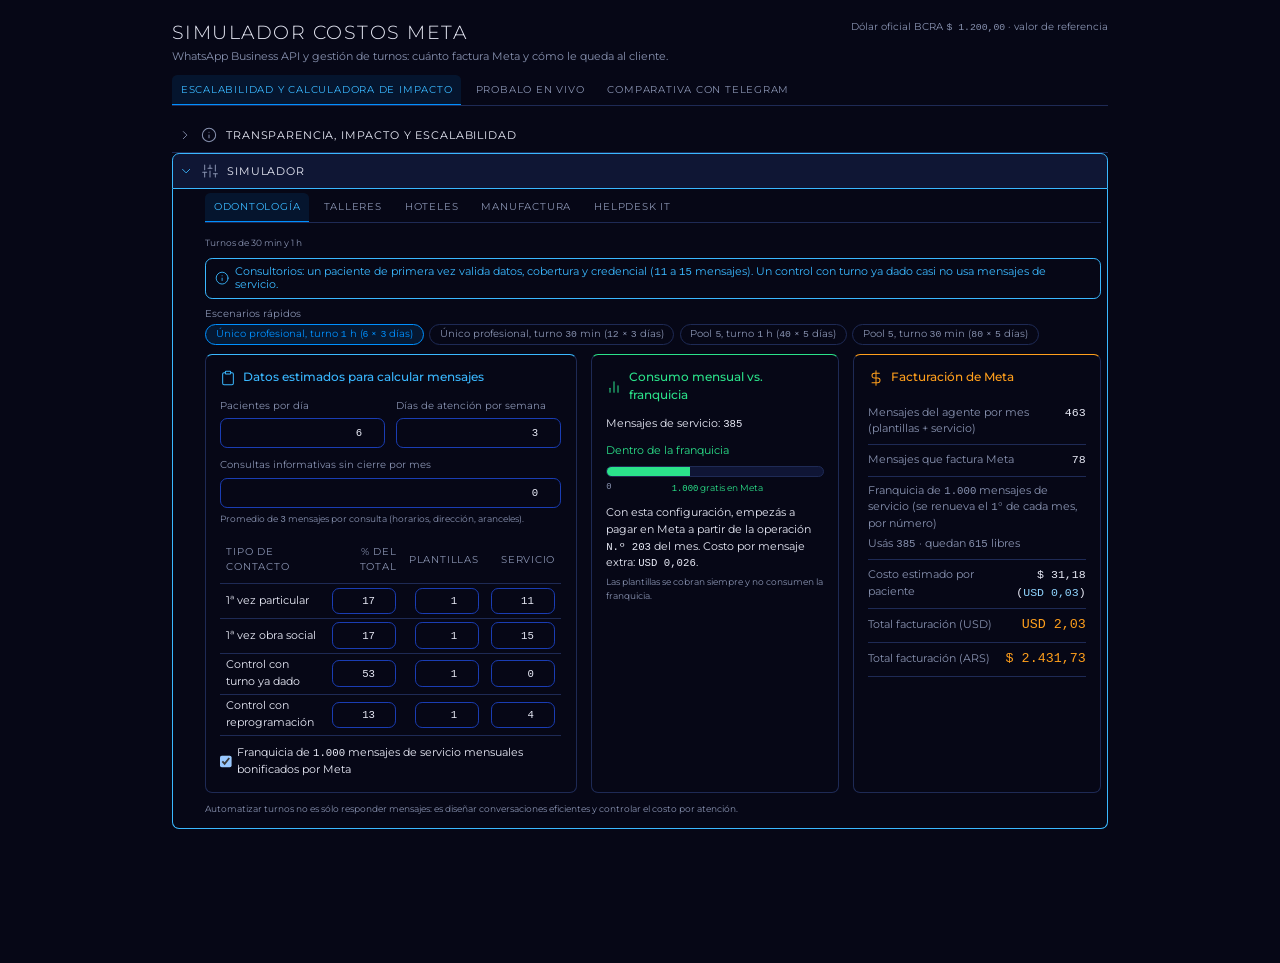
<file: simulador.html>
<!doctype html>
<html lang="es">
<head>
  <meta charset="utf-8">
  <meta name="viewport" content="width=device-width, initial-scale=1">
  <title>Simulador de costos WhatsApp · GIWA {IA}</title>
  <link href="https://fonts.googleapis.com/css2?family=Montserrat:wght@300;400;500;600;700&display=swap" rel="stylesheet">
  <link rel="stylesheet" href="css/estilos.css?v=202611251813">
  <link rel="stylesheet" href="css/app.css?v=202611251813">
  <link rel="stylesheet" href="css/tokens.css?v=202611251813">
  <link rel="stylesheet" href="css/componentes.css?v=202611251813">
</head>
<body class="sim-publica">
  <main class="sim-pagina" id="sim"></main>
  <script src="js/util.js?v=202611251813"></script>
  <script src="js/base.js?v=202611251813"></script>
  <script src="js/iconos.js?v=202611251813"></script>
  <script src="js/ui.js?v=202611251813"></script>
  <script src="js/calculos.js?v=202611251813"></script>
  <script src="js/simulador.js?v=202611251813"></script>
  <script>
    // TC: el mismo dato del BCRA que usa el CRM, leído directo. Sin base ni login.
    (function () {
      var el = document.getElementById('sim');
      el.oninput = function (ev) { SIM.entrada(ev); };
      el.onchange = function (ev) { SIM.cambio(ev); };
      el.onclick = function (ev) { SIM.clic(ev, el); };
      SIM.publico();
      fetch('https://api.bcra.gob.ar/estadisticas/v4.0/monetarias/4?limit=1')
        .then(function (r) { return r.json(); })
        .then(function (j) { var d = j.results[0].detalle[0]; SIM.tc(Number(d.valor), d.fecha); })
        .catch(function () { SIM.tc(_tcDefault(), ''); })
        .then(function () { SIM.pintar(el); });
    })();
  </script>
</body>
</html>
</file>
<file: css/estilos.css>
/* Nació de _Estilos.html (Apps Script). Desde 30/10/2026 la única versión es ésta, la del repo. */
/* ══════════════════════════════════════════════════════════════
   LA CASA · estilos compartidos
   Sacados de Admin_Index, que era donde vivían. Las cuatro
   pantallas se ven igual porque leen de acá, no porque cada una
   tenga su copia.
   ══════════════════════════════════════════════════════════════ */
*{box-sizing:border-box;margin:0;padding:0}
:root{
  color-scheme:dark;   /* diálogos nativos (confirmar/avisos) legibles sobre fondo oscuro */
  --bg:var(--fondo);--bg2:var(--caja);--bg3:var(--abierto);--card:var(--caja);
  --b:var(--marco);--blue:var(--principal);--b2:var(--principal);--violet:var(--secundaria);--bv:var(--secundaria);
  --tx:var(--texto);--mt:var(--texto2);--ok:var(--p-cobrado);--wa:var(--p-pendiente);--rd:var(--p-error);
  --r:10px;--mono:'Courier New',monospace;

  /* ══════════════════════════════════════════════════════════════════
     QUÉ SIGNIFICA CADA COLOR · 01/10/2026
     ──────────────────────────────────────────────────────────────────
     Un color = un significado. Si estás por escribir un color adentro de
     un style=, está mal: va una clase de acá.

     LA PLATA
       Celeste GIWA  CONTRATADO · lo que me compraron
       Verde         COBRADO    · ya entró
       Naranja       PENDIENTE  · falta cobrar o facturar
       Violeta       POST-VENTA · abono, mantenimiento, soporte, garantía
       Gris          PIPELINE   · todavía no es mío (va atenuado: es proyección)
       Rojo          NEGATIVO   · costo, nota de crédito

     LA MONEDA NO VA POR COLOR. Si el color dice el significado no puede
     además decir la moneda: un «contratado en dólares» tendría que ser
     celeste y turquesa a la vez. Entonces el peso —el número operativo—
     lleva el color del significado, y el dólar —que es referencia— va
     SIEMPRE turquesa, igual que el tipo de cambio.

     LOS ESTADOS · siempre como badge (.bx), nunca como texto suelto.
     Un badge turquesa y un número turquesa no se confunden: los separa
     la forma. Por eso se pueden reusar los tonos.
       Gris      Nuevo · Prospecto      todavía no es nada
       Amarillo  Negociación            se está vendiendo
       Celeste   Aprobado               vendido
       Turquesa  En Curso · Activo      corriendo
       Violeta   En Garantía            post-venta, como el abono
       Verde     Finalizado             cerrado
       Rojo      Rechazado              no va

     LAS ALERTAS · naranja hace doble función a propósito: «pendiente de
     cobrar» y «alerta media» son la misma idea, algo que requiere acción.
       Rojo  vencido · Naranja  requiere acción · Amarillo  por vencer

     LOS BOTONES · la acción primaria es SIEMPRE el azul de las pestañas
     (--b2). Violeta salió de los botones: es de los abonos.             */

  /* --teal se usaba en 5 lugares (colorEstado incluido) y NO ESTABA DEFINIDO:
     todo lo que debía ser turquesa salía sin color. */
  --teal:var(--e-garantia);
  /* Superficies de modal (22/10/2026): profundidad oscura y borde de luz de la marca */
  --sup-modal:var(--marco);--borde-luz:var(--contorno);
  /* Amarillo, que faltaba: seguimiento. Distinto del naranja, que es advertencia. */
  --yl:var(--e-detenido);
  --mt2:var(--e-rechazado);   /* gris más apagado: histórico, deshabilitado */

  /* ── BORDES Y FONDOS TRANSLÚCIDOS ────────────────────────────────
     Eran 222 rgba() escritos a mano en las cuatro pantallas. Ahora tienen
     nombre: si hay que cambiar el borde, se cambia acá.                  */
  --b-tenue:rgba(30,42,85,.25);
  --b-suave:rgba(30,42,85,.4);
  --b-fuerte:rgba(30,42,85,.6);
  --blue-a:rgba(0,144,255,.12);
  --blue-a2:rgba(0,144,255,.22);
  --teal-a:rgba(20,184,166,.13);
  --ok-a:rgba(0,201,122,.13);
  --yl-a:rgba(232,197,71,.13);
  --wa-a:rgba(245,166,35,.13);
  --rd-a:rgba(255,77,109,.13);
  --violet-a:rgba(168,85,247,.13);
  --mt-a:rgba(136,146,176,.12);
}
/* Montserrat con jerarquía (22/10/2026): títulos grandes Light 300, rótulos y nombres 600,
   botones 500, texto 400, notas 300. Pesos 300-700, nunca 800/900. Decisión
   de Victoria, 30/09/2026. Los números van en --mono (Courier New). */
body{font-family:'Montserrat',sans-serif;font-weight:400;background:var(--bg);color:var(--tx);min-height:100vh;font-size:13px}
h1,h2,h3,h4,b,strong{font-weight:400}   /* los componentes traen su peso propio */
.app{display:flex;min-height:100vh;padding-top:36px}
.sb{width:200px;background:var(--bg2);border-right:1px solid var(--b);display:flex;flex-direction:column;position:fixed;height:calc(100vh - 36px);top:36px;z-index:100;overflow-y:auto}
.logo{padding:0 14px;min-height:50px;border-bottom:1px solid var(--b);display:flex;align-items:center;gap:8px;flex-shrink:0}
.lg{font-size:14px;font-weight:400;color:var(--blue)}.lia{font-size:11px;color:var(--violet);font-weight:400}
nav{flex:1;padding:8px 0;overflow-y:auto}
.nsec{padding:4px 14px 3px;font-size:10.5px;font-weight:400;color:var(--mt);margin-top:5px}
.ni{display:flex;align-items:center;gap:8px;padding:7px 14px;color:var(--mt);cursor:pointer;font-size:12px;font-weight:500;border-left:3px solid transparent;transition:.15s}
.ni:hover{color:var(--tx);background:rgba(0,144,255,.06)}.ni.on{color:var(--blue);background:rgba(0,144,255,.1);border-left-color:var(--blue)}
.ni svg{width:14px;height:14px;flex-shrink:0}
.sb-badge{background:var(--rd);color:var(--blanco);border-radius:10px;padding:1px 5px;font-size:9px;font-weight:500;margin-left:auto}
.sb-foot{padding:8px 14px;font-size:10px;color:var(--mt);flex-shrink:0;border-top:1px solid var(--b)}
.main{margin-left:200px;width:calc(100% - 200px);min-width:0;display:flex;flex-direction:column;min-height:calc(100vh - 36px)}
.top{background:var(--bg2);border-bottom:1px solid var(--b);padding:0 20px;min-height:50px;display:flex;align-items:center;justify-content:space-between;position:sticky;top:36px;z-index:50}
.top-t{font-size:16px;font-weight:300}
.content{padding:12px 16px;flex:1}
.views>div{display:none}.views>div.on{display:flex;flex-direction:column;flex:1}
.btn{display:inline-flex;align-items:center;gap:5px;padding:6px 13px;border-radius:var(--r);border:none;cursor:pointer;font-family:'Montserrat',sans-serif;font-size:11px;font-weight:500;transition:.15s;white-space:nowrap}
/* ── LOS BOTONES · un solo color para la acción primaria ─────────────
   Agregar, guardar, facturar, nuevo: todos iguales, no hay que pensar.
   Va el azul de las pestañas (--b2), no el celeste: el celeste quedó
   reservado para CONTRATADO y el canal de acción no pisa el de la plata. */
.bp{background:var(--b2);color:var(--blanco)}.bp:hover{background:var(--blue)}
.bg{background:var(--b-suave);color:var(--tx)}.bg:hover{background:var(--blue-a);color:var(--blue)}
/* .bv era el botón violeta («+ Nuevo proyecto», «+ Novedad»). Violeta pasó
   a ser de los abonos, así que .bv ES .bp: no hay que tocar las 20 llamadas
   y ningún botón puede volver a salir violeta. */
.bv{background:var(--b2);color:var(--blanco)}.bv:hover{background:var(--blue)}
.bok{background:var(--ok-a);color:var(--ok)}
.bwa{background:var(--wa-a);color:var(--wa)}
.brd{background:var(--rd-a);color:var(--rd)}
/* HECHO · un Dep ✓ o un Transf ✓ ya marcado dejó de ser una acción: pierde
   el color y se funde con la fila. Lo que todavía falta es lo que resalta. */
.bhecho{background:transparent;color:var(--mt2);cursor:default}
.bhecho:hover{color:var(--mt2)}
/* El par de .bhecho —lo que TODAVÍA falta— es .bwa, que ya está arriba: naranja
   es advertencia operativa y un cobro sin depositar es justo eso. No se agrega
   una clase nueva para lo mismo (Facturación ya usaba .bwa para el pendiente;
   lo que estaba mal era el HECHO, que salía en verde y gritaba igual que el
   que falta). Gris = ya está, no lo mires. Naranja = falta esto. */
/* ── EL VELO DE GUARDANDO ────────────────────────────────────────────
   Un spinner al centro, encima de todo, mientras una escritura viaja. No es
   cosmético: sin él no hay nada que diga que la factura se está guardando, y el
   segundo clic manda el registro dos veces. El que bloquea de verdad es el
   velo —tapa la pantalla—; el botón deshabilitado sólo tapa un botón. */
.velo{position:fixed;inset:0;z-index:900;display:none;align-items:center;justify-content:center;
      background:rgba(6,7,22,.55);backdrop-filter:blur(2px)}
.velo.on{display:flex}
.velo-c{display:flex;flex-direction:column;align-items:center;gap:10px;background:var(--card);
        border-radius:var(--r);padding:20px 26px}
.velo-t{font-size:11.5px;color:var(--mt);font-weight:400}
.sm{padding:4px 9px;font-size:11px}.xs{padding:3px 7px;font-size:10px}
.btn:disabled{opacity:.4;cursor:not-allowed}
/* ══════════════════════════════════════════════════════════════════════
   LA PLATA · una clase por significado
   ──────────────────────────────────────────────────────────────────────
   Antes un monto en pesos salía en OCHO colores distintos según quién lo
   hubiera escrito: --wa 19 veces, --ok 15, --blue 9, --violet 6, --rd 5,
   más --mt, --mt2 y hasta --b. Todos eran style= inline.

   Se usa así, y nunca más un color adentro de un style=:
       <b class="m m-contratado">$ 14.330.000</b>
       <b class="m m-usd">USD 445,00</b>
   ══════════════════════════════════════════════════════════════════════ */
.m{font-family:var(--mono);font-weight:400;white-space:nowrap}
.m-contratado{color:var(--blue)}     /* lo que me compraron            */
.m-cobrado   {color:var(--ok)}       /* ya entró                       */
.m-pendiente {color:var(--wa)}       /* falta cobrar o facturar        */
.m-abono     {color:var(--violet)}   /* recurrente, mantenimiento      */
.m-negativo  {color:var(--mt)}       /* costo, nota de crédito: neutro, no es alerta */
.m-usd       {color:var(--teal)}     /* dólares y tipo de cambio       */
/* PIPELINE · gris atenuado: es proyección, todavía no es mío. Ponderado, más atenuado. */
.m-pipeline  {color:var(--mt);opacity:.75}
.m-pipeline-p{color:var(--mt);opacity:.55}
/* Un monto sin significado propio (una referencia, un total de tabla) */
.m-neutro    {color:var(--mt)}

/* ── LOS RECUADROS ───────────────────────────────────────────────────
   Una sola variable por recuadro: el borde de arriba y el número salen
   de --accent, así no se pueden desincronizar. En la vista Proyectos de
   PM los recuadros habían perdido el borde de color. */
/* auto-fit, no `repeat(5,1fr)`: estaba clavado en cinco columnas y el dashboard
   de Admin pasó a seis recuadros, así que el sexto se metía igual y los dejaba
   a todos aplastados. Con minmax cada recuadro tiene un ancho mínimo digno y la
   grilla se acomoda sola a 4, 5 o 6 — y en pantalla chica baja de fila. */
.kpi-grid{display:grid;grid-template-columns:repeat(auto-fit,minmax(165px,1fr));gap:10px;margin-bottom:16px}
/* El --accent por defecto NO puede faltar: `border-top:3px solid var(--accent)`
   sin valor sale sin color, y era por eso que los recuadros habían quedado
   grises. Ahora el que no declara significado es celeste, no transparente. */
.kpi{--accent:var(--blue);background:var(--card);border:none;border-radius:var(--r);padding:14px 16px;border-top:3px solid var(--accent)}
.kpi-lbl{font-size:10px;font-weight:600;color:var(--mt);margin-bottom:4px;text-transform:uppercase;letter-spacing:.06em}
/* Peso normal (20/10/2026): Courier New no tiene 600 y el navegador lo dibujaba en negrita */
.kpi-val{font-size:14px;font-weight:600;font-family:var(--mono);color:var(--accent);overflow-wrap:anywhere}
.kpi{min-width:0}
/* Un recuadro que filtra (22/10/2026): se toca y el elegido queda marcado */
.kpi-fil{cursor:pointer}
.kpi-fil.on{outline:1px solid var(--accent)}
.kpi-sub{font-size:10px;font-weight:300;color:var(--mt);margin-top:3px}
/* ── EL SIGNIFICADO DEL RECUADRO · lo que faltaba ────────────────────
   .kpi y .applnk leen --accent, pero NADIE lo definía: no había un solo
   `--accent:` en el proyecto salvo las tres tarjetas de módulo del Portal.
   Por eso el borde de arriba y el número salían sin color.
   Se usa igual que la plata, y el recuadro queda atado al número:
       <div class="kpi k-cobrado">…<div class="kpi-val">$ 8.200.000</div></div>
   El tinte del fondo sale del mismo lado, así que un recuadro no puede
   tener el borde de un significado y el fondo de otro. */
.k-contratado{--accent:var(--blue);  background:linear-gradient(var(--blue-a),transparent),var(--card)}
.k-cobrado   {--accent:var(--ok);    background:linear-gradient(var(--ok-a),transparent),var(--card)}
.k-pendiente {--accent:var(--wa);    background:linear-gradient(var(--wa-a),transparent),var(--card)}
.k-abono     {--accent:var(--violet);background:linear-gradient(var(--violet-a),transparent),var(--card)}
.k-usd       {--accent:var(--teal);  background:linear-gradient(var(--teal-a),transparent),var(--card)}
.k-alerta    {--accent:var(--rd);    background:linear-gradient(var(--rd-a),transparent),var(--card)}
.k-negativo  {--accent:var(--mt);    background:linear-gradient(var(--mt-a),transparent),var(--card)}
.k-neutro    {--accent:var(--mt);    background:linear-gradient(var(--mt-a),transparent),var(--card)}
/* Neutro no es atenuado: acento gris, número legible. Sólo el pipeline se apaga. */
.k-neutro .kpi-val,.k-neutro .kpi-v{color:var(--tx)}
/* CONTADORES DE ESTADO · cuántos, no cuánto. Llevan el tono del estado que
   cuentan (el mismo de los badges). No se confunden con la plata porque no
   tienen signo: «3» no se lee como dólares, «USD 3,00» sí. */
.k-activo     {--accent:var(--teal);background:linear-gradient(var(--teal-a),transparent),var(--card)}
.k-negociacion{--accent:var(--yl);  background:linear-gradient(var(--yl-a),transparent),var(--card)}
/* PIPELINE · gris atenuado, igual que .m-pipeline: recuadro y número cuentan lo mismo. */
.k-pipeline  {--accent:var(--mt);    background:linear-gradient(var(--mt-a),transparent),var(--card);opacity:.75}

/* ── LAS PESTAÑAS · se pintaban con style= desde el JS ───────────────
   showPortalTab escribía background/borderColor/color a mano en cada
   botón, y la inactiva quedaba --bg2: ése era el gris. Ahora es una
   clase y el JS sólo prende o apaga .on. */
.ptabs{display:flex;gap:4px;flex-wrap:wrap;border-bottom:1px solid var(--b);margin-bottom:12px}
/* 22/10/2026: pestaña = recuadro con esquinas de arriba apenas redondeadas,
   apoyado sobre la línea; la elegida tiene una línea arriba. Nada de pills. */
.ptab{background:none;border:0;border-bottom:2px solid transparent;border-radius:0;color:var(--mt);margin-bottom:-1px;padding:7px 12px}
.ptab:hover{background:none;color:var(--tx)}
.ptab.on{background:none;color:var(--tx);border-bottom-color:var(--b2)}
/* Cargar factura: pasos numerados y totalizador. */
.cf-paso{display:flex;align-items:center;gap:7px;font-size:11px;font-weight:400;color:var(--tx);margin:14px 0 9px;padding-bottom:5px;border-bottom:1px solid var(--b)}
.cf-paso:first-of-type{margin-top:0}
.cf-n{font-family:var(--mono);font-size:12px;color:var(--blue);flex-shrink:0}
.cf-fila{background:var(--bg2);border:1px solid var(--b);border-radius:var(--r);padding:8px 9px;margin-bottom:7px}
.cf-fila .cf-top{display:flex;gap:6px;margin-bottom:6px}
.cf-fila .cf-bot{display:flex;gap:6px;align-items:center}
.cf-tot{display:flex;align-items:center;gap:9px;margin-top:12px;padding:10px 12px;background:var(--bg2);border:1px solid var(--b);border-radius:var(--r);font-size:12px;font-weight:400}
/* Panel y ayuda: los usan las vistas de configuración (valor hora, IPC). */
.card{background:var(--card);border-radius:var(--r);padding:14px 16px}
/* COMPACTA · la del Portal, que lista muchas filas cortas en una columna.
   Era un .card propio que redefinía el componente entero; ahora es una
   variante declarada y la base la pone _Estilos. 30/09/2026. */
.card.compacta{border-radius:var(--r);padding:8px 10px;margin-bottom:7px}
.card-t{font-size:11px;font-weight:600;color:var(--tx);margin-bottom:8px}
/* ── LOS TRES QUE FALTABAN ──────────────────────────────────────────
   Estaban escritos inline: el rótulo de sección 73 veces, la fila con
   borde 35, el chip 9. .card ya existía y se reimplementaba 66 veces.   */
/* ── EL RÓTULO DE SECCIÓN · el canónico ─────────────────────────────
   Estaba escrito inline 83 veces en 36 variantes distintas (9 / 9.5 / 10 /
   11px, con y sin letter-spacing, tres colores). Este es el valor elegido:
   9.5px con .06em, que es la variante más usada más el aire que pidió. */
.sec{font-size:9.5px;font-weight:600;color:var(--mt);text-transform:uppercase;letter-spacing:.06em;margin-bottom:7px}
/* Variante con línea: la que hoy es .card-t en algunos bloques */
.sec-b{border-bottom:1px solid var(--b);padding-bottom:6px}

/* ── EL AVATAR ──────────────────────────────────────────────────────
   Lo generaba _avatarCircle() con 9 declaraciones inline, 20 veces. El color
   sigue siendo inline porque es de cada persona; la forma vive acá. */
.ava{display:inline-flex;align-items:center;justify-content:center;width:20px;height:20px;border-radius:50%;color:var(--blanco);font-size:9px;font-weight:400;flex-shrink:0}
.ava-ov{margin-left:-6px;box-shadow:0 0 0 1.5px var(--card)}   /* apilados */
.ava-lg{width:26px;height:26px;font-size:11px}
.rowb{border-bottom:1px solid var(--b-suave)}
.rowb:last-child{border-bottom:none}
.chip{display:inline-flex;align-items:center;gap:4px;padding:3px 10px;border-radius:14px;font-size:10.5px;font-weight:500;background:var(--mt-a);color:var(--mt)}
.hint{font-size:10.5px;color:var(--mt);margin:4px 0;line-height:1.45}
.bar{display:flex;align-items:center;gap:10px;flex-wrap:wrap}
.tbl{width:100%;border-collapse:collapse}
/* Celda de encabezado y celda de dato. Admin las escribía inline en cada
   th y td: 14 veces la misma cosa. Son de la tabla, no utilidades. */
.tbl-h{padding:5px 9px;font-size:9px;color:var(--mt)}
.tbl-c{padding:6px 9px}
/* La barra del degradé de marca que corona una tarjeta */
.accent{height:3px;background:linear-gradient(90deg,var(--blue),var(--violet))}
/* Imagen que llena su caja sin deformarse: los logos de cliente */
.img-fit{width:100%;height:100%;object-fit:contain}
.tbl th{padding:7px 10px;text-align:left;font-size:10px;font-weight:400;color:var(--mt);text-transform:uppercase;letter-spacing:.5px;border-bottom:1px solid var(--b)}
.tbl td{height:var(--alto-fila);padding:4px 10px;border-bottom:1px solid var(--b-suave);vertical-align:middle;font-size:12px}
.tbl tr:last-child td{border-bottom:none}.tbl tr:hover td{background:rgba(0,144,255,.03)}
.bx{display:inline-block;padding:2px 7px;border-radius:20px;font-size:10px;font-weight:500}
/* ── BADGES · un solo juego para las cuatro pantallas ───────────────
   Sutiles a propósito: fondo translúcido y texto del color, sin pelotas
   de color. El color dice QUÉ ES, no decora. Ver la tabla del :root.
   .xt vivía sólo en PM (y usaba un --teal que no existía) y .xy no existía:
   un badge «En Curso» en Admin o en el Portal salía gris.                */
.xb{background:var(--blue-a);color:var(--blue)}       /* información, activo   */
.xt{background:var(--teal-a);color:var(--teal)}       /* en curso, progreso    */
.xg{background:var(--ok-a);color:var(--ok)}           /* positivo, cobrado     */
.xy{background:var(--yl-a);color:var(--yl)}           /* seguimiento           */
.xw{background:var(--wa-a);color:var(--wa)}           /* advertencia operativa */
.xr{background:var(--rd-a);color:var(--rd)}           /* vencido, error: sólo alertas */
.xv{background:var(--violet-a);color:var(--violet)}   /* marca, oportunidad    */
.xm{background:var(--mt-a);color:var(--mt)}           /* inactivo, histórico   */
.fg{margin-bottom:14px}
.fl{display:block;font-size:11px;font-weight:500;color:var(--mt);margin-bottom:6px}
.req{color:var(--blue)}
.fc{width:100%;background:var(--bg3);border:1px solid transparent;border-radius:var(--r);padding:7px 9px;color:var(--tx);font-family:'Montserrat',sans-serif;font-size:12px;transition:.15s}
.fc:focus{outline:none;border-color:var(--blue)}.fc::placeholder{color:var(--mt)}
textarea.fc{resize:vertical;min-height:56px}
.g2{display:grid;grid-template-columns:minmax(0,1fr) minmax(0,1fr);gap:12px}
.g3{display:grid;grid-template-columns:repeat(3,minmax(0,1fr));gap:12px}
.mo{position:fixed;inset:0;background:rgba(0,0,0,.85);z-index:200;display:none;align-items:flex-start;justify-content:center;padding:16px;overflow-y:auto}
.mo.open{display:flex}
/* Ancho de los modales (26/10/2026): base 3/4 de la pantalla con tope; cada modal
   elige su tamaño en su propio HTML. md-sm = formularios cortos, no se estiran.
   md-xl = los que necesitan más (Funcionalidades). En celular, casi pantalla completa. */
.md{background:var(--sup-modal);border:1px solid var(--borde-luz);border-radius:var(--r);width:75vw;max-width:1200px;margin:auto}
.md.md-sm{width:100%;max-width:560px}
.md.md-xl{width:96vw;max-width:1240px}
/* Un modal abierto encima de otro (openM le pone .n2): otra superficie, más profunda */
.mo.n2 .md{background:var(--modal);border-color:var(--contorno)}
.mo.n2{z-index:201}   /* el que se abre encima queda adelante aunque esté antes en la página (ficha de contacto sobre Editar proyecto, 19/11/2026) */
.mh{padding:13px 18px;border-bottom:1px solid var(--b);display:flex;align-items:center;justify-content:space-between;position:sticky;top:0;background:var(--bg2);z-index:1;border-radius:var(--r) var(--r) 0 0}
.mt2{font-size:13px;font-weight:600}.mb2{padding:14px 18px;max-height:calc(100vh - 150px);overflow-y:auto}
.mf{padding:11px 18px;border-top:1px solid var(--b);display:flex;justify-content:flex-end;gap:7px;position:sticky;bottom:0;background:var(--bg2);border-radius:0 0 var(--r) var(--r)}
.toasts{position:fixed;bottom:16px;right:16px;z-index:300;display:flex;flex-direction:column;gap:5px}
.toast{padding:8px 13px;border-radius:var(--r);font-size:12px;font-weight:500;min-width:190px;animation:fadein .2s}
@keyframes fadein{from{opacity:0;transform:translateY(10px)}to{opacity:1;transform:translateY(0)}}
.tok{background:var(--fondo);border:1px solid var(--ok);color:var(--ok)}
.terr{background:var(--fondo);border:1px solid var(--rd);color:var(--rd)}
.tinf{background:var(--fondo);border:1px solid var(--blue);color:var(--blue)}
.loading{display:flex;align-items:center;justify-content:center;gap:10px;padding:40px;color:var(--mt)}
.spin{width:17px;height:17px;border:2px solid var(--b);border-top-color:var(--blue);border-radius:50%;animation:sp .6s linear infinite;margin-right:7px}
@keyframes sp{to{transform:rotate(360deg)}}
.empty{text-align:center;padding:28px;color:var(--mt);font-size:12px}
.sw{position:relative}.sw input{padding-left:24px}
.sw::before{content:"\1F50D";position:absolute;left:7px;top:50%;transform:translateY(-50%);font-size:10px;pointer-events:none}
.avbar{height:4px;background:var(--b);border-radius:2px;overflow:hidden}
.avfill{height:100%;background:linear-gradient(90deg,var(--blue),var(--violet));border-radius:2px}
/* El TC es MONEDA, no abono: va turquesa como el USD. Estaba violeta. */
.tc-badge{background:none;color:var(--teal);padding:3px 4px;font-size:11px;font-weight:400;cursor:pointer;font-family:var(--mono)}
.drive-lnk{display:inline-flex;align-items:center;gap:4px;padding:3px 8px;background:var(--blue-a);border-radius:var(--r);color:var(--blue);font-size:10px;font-weight:400;text-decoration:none}
.drive-lnk:hover{background:rgba(0,144,255,.15)}
.tag-list{display:flex;flex-wrap:wrap;gap:5px;min-height:24px;margin-bottom:6px}
.tag-item{display:inline-flex;align-items:center;gap:4px;background:var(--bg3);border-radius:14px;padding:2px 4px 2px 9px;font-size:11px}
.tag-item button{background:none;border:none;color:var(--mt);cursor:pointer;font-size:13px;line-height:1;padding:0 3px}
.tag-item button:hover{color:var(--rd)}
.tag-add{display:flex;gap:5px}
::-webkit-scrollbar{width:4px;height:4px}::-webkit-scrollbar-track{background:transparent}
::-webkit-scrollbar-thumb{background:var(--b);border-radius:4px}
/* Grilla que acomoda sola cuántas columnas entran. Estaba sólo en PM. */
.gauto{display:grid;grid-template-columns:repeat(auto-fit,minmax(190px,1fr));gap:10px}

/* Las usa _FichaTarea, que es la misma ficha en las cuatro pantallas.
   Estaban sólo en el Portal, así que en PM la ficha se veía rota. */
.dt-row{margin-bottom:10px}
.fl2{font-size:10.5px;color:var(--mt);margin-bottom:2px}
.ta{width:100%;background:var(--bg);border:1px solid transparent;border-radius:var(--r);padding:7px 9px;color:var(--tx);font-family:inherit;font-size:12px;resize:vertical}
.nov-i{background:var(--bg3);border-radius:var(--r);padding:7px 10px;margin-bottom:6px;font-size:11px}
.btn.p{background:var(--blue);border-color:var(--blue);color:var(--blanco)}
/* ══════════════════════════════════════════════════════════════════════
   LA ESCALA DE DENSIDAD
   ──────────────────────────────────────────────────────────────────────
   PM redefinía 10 reglas de _Estilos y todas decían lo mismo: «un poco más
   grande». No era otro componente, era otra densidad. Ahora se pide con un
   atributo en <body> y no hay que duplicar ninguna regla:
       <body data-densidad="comodo">    ← PM
       <body>                           ← Admin, compacto, el default
   Si hace falta un tercer nivel, se agrega acá y no en la pantalla.
   ══════════════════════════════════════════════════════════════════════ */
[data-densidad="comodo"] .top      { min-height:56px }
[data-densidad="comodo"] .logo     { min-height:56px; height:56px; padding:0 16px; gap:9px }
[data-densidad="comodo"] .lg       { font-size:15px }
[data-densidad="comodo"] .ni       { padding:8px 14px }
[data-densidad="comodo"] .sb-foot  { padding:10px 14px }
[data-densidad="comodo"] .content  { padding:14px 18px }
[data-densidad="comodo"] .sw input { padding-left:26px }
/* .md comodo (880px) se sacó el 26/10/2026: pisaba a md-sm en PM y estiraba los formularios cortos */
[data-densidad="comodo"] .avfill   { transition:.4s }

/* Vinieron del Portal el 28/09/2026 con «Seguimiento de proyectos»: las
   usan el Portal (pulso) y PM (la reunión). */
.pulso{display:grid;grid-template-columns:repeat(auto-fit,minmax(132px,1fr));gap:9px;margin-bottom:18px}
.kpi-l{font-size:10.5px;color:var(--mt);margin-bottom:4px}
/* El número toma el acento del recuadro, igual que .kpi-val. Antes no tenía
   color propio y cada llamador se lo escribía inline: por eso el número y el
   borde de arriba se podían desincronizar. */
.kpi-v{font-size:14px;font-weight:400;font-family:var(--mono);color:var(--accent)}

/* ── SIDEBAR COLAPSABLE ──────────────────────────────────────────────
   Estaban inyectadas desde un array de strings en JavaScript, DUPLICADAS
   e idénticas en PM_Index y Admin_Index: 15 reglas invisibles a cualquier
   búsqueda de CSS. Movidas acá el 30/09/2026, sin cambiar un valor.       */
.sb{transition:width .18s ease}
.main{transition:margin-left .18s ease}
#sb-toggle{margin-left:auto;background:none;border:none;color:var(--mt);font-size:16px;line-height:1;cursor:pointer;padding:4px;border-radius:var(--r);flex-shrink:0}
#sb-toggle:hover{color:var(--tx);background:rgba(255,255,255,.06)}
.sb.collapsed{width:56px;overflow:visible}
.sb.collapsed ~ .main{margin-left:56px;width:calc(100% - 56px)}
.sb.collapsed .logo>div{display:none}
.sb.collapsed .logo{justify-content:center}
.sb.collapsed #sb-toggle{margin-left:0}
.sb.collapsed .nsec{display:none}
.sb.collapsed .ni{justify-content:center;gap:0;font-size:0;padding:9px 0;position:relative}
.sb.collapsed .ni svg{width:18px;height:18px}
.sb.collapsed .sb-badge{display:none!important}
.sb.collapsed .ni::after{content:attr(data-label);position:absolute;left:100%;top:50%;transform:translateY(-50%);margin-left:10px;background:var(--bg3);border:1px solid var(--b);color:var(--tx);font-size:11px;font-weight:400;padding:5px 9px;border-radius:var(--r);white-space:nowrap;opacity:0;visibility:hidden;pointer-events:none;transition:.12s;z-index:600;box-shadow:0 4px 12px rgba(0,0,0,.4)}
.sb.collapsed .ni:hover::after{opacity:1;visibility:visible}


/* ══════════════════════════════════════════════════════════════
   UTILIDADES · el 43% de los style= inline decía una de estas
   ──────────────────────────────────────────────────────────────
   Eran 1.951 style= repartidos en las pantallas; 84 patrones se
   repetían idénticos y 558 usos se convirtieron acá el 30/09/2026.
   VAN AL FINAL A PROPÓSITO: un inline le ganaba siempre a la clase
   del componente. Como clase, el empate lo resuelve el orden del
   archivo, así que tienen que estar después de los componentes.
   El prefijo u- es para que no puedan chocar con uno: ya nos pasó
   cinco veces con .card, .xs, .app, .top y --r.
   ══════════════════════════════════════════════════════════════ */
/* .tbl th gana por especificidad (clase+elemento) sobre .u-tr (clase sola), así
   que los encabezados quedaban a la izquierda y los montos a la derecha. */
.tbl th.u-tr{text-align:right}
.u-tr{text-align:right}
/* ── BLOQUE DESPLEGABLE ───────────────────────────────────────────────
   Para lo que se consulta, no lo que se mira. Arranca cerrado. */
.desp{background:var(--card);border:1px solid var(--b);border-radius:var(--r);margin-bottom:12px;overflow:hidden}
.desp>summary{cursor:pointer;padding:10px 14px;font-size:12px;font-weight:400;color:var(--tx);list-style:none;user-select:none}
.desp>summary::-webkit-details-marker{display:none}
/* Desplegable (22/10/2026, regla de Victoria): ▼ cerrado, ▲ abierto. Uno solo para toda la app. */
/* La flecha va a la DERECHA (22/10/2026). */
.desp>summary{display:flex;align-items:center;gap:7px}
.desp>summary::after{content:'\25BC';margin-left:auto;padding-left:8px;font-size:.8em;color:var(--mt)}
.desp[open]>summary::after{content:'\25B2';color:var(--blue)}
/* Flecha de plegable, única para todas las vistas (20/10/2026): gris
   cerrada, azul y girada abierta. .chev genérica; las viejas se alinean. */
.chev{color:var(--mt);display:inline-flex;transition:transform .15s}
.chev.on{transform:rotate(90deg);color:var(--blue)}
.seg-grp:not(.cerr) .seg-chev,.des-card:not(.cerr) .des-chev{color:var(--blue)}
/* ── CRM · 08/10/2026 ─────────────────────────────────────────────
   Filtros de la tabla Clientes, sub-ítems del menú y los bloques
   repetibles de la ficha de empresa (_FichaEmpresa: razones sociales y
   contactos). Una fila clickeable de tabla abre la ficha.               */
.chips{display:flex;gap:8px;flex-wrap:wrap;margin-bottom:14px}
.chip.fil{cursor:pointer;border:none;background:var(--b-suave);padding:5px 14px;font-size:11.5px;font-family:inherit;border-radius:var(--r)}
.chip.fil:hover{color:var(--tx)}
.chip.fil.on{color:var(--tx);background:var(--b2)}   /* el elegido: la celda entera pintada */
.ni-sub{padding-left:38px;font-size:11.5px}
.fila-click{cursor:pointer}
.emp-n{font-weight:400;font-size:12.5px}
.fe-bloque{border:1px solid var(--b);border-radius:var(--r);padding:10px 12px 2px;margin:0 14px 10px;position:relative}
.fe-bloque .fe-quitar{position:absolute;top:6px;right:6px}
.fe-pie{padding:0 14px 12px}
.fe-drive{display:flex;gap:6px;align-items:center;flex-wrap:wrap}
.page-h{display:flex;align-items:flex-start;justify-content:space-between;gap:12px;margin-bottom:14px}
.page-h h2{font-size:20px;font-weight:300;margin:0 0 4px}
.page-s{font-size:12px;color:var(--mt)}
.emp-grid{display:grid;grid-template-columns:repeat(auto-fill,minmax(280px,1fr));gap:12px}
.emp-logo{width:40px;height:40px;border-radius:var(--r);object-fit:contain;background:var(--logo-claro);flex-shrink:0}
.emp-ini{width:40px;height:40px;border-radius:var(--r);background:var(--blue-a);color:var(--blue);display:flex;align-items:center;justify-content:center;font-size:16px;font-weight:400;flex-shrink:0}
.emp-ini.sm{width:22px;height:22px;font-size:10px;border-radius:50%}
.con-grid{display:grid;grid-template-columns:repeat(auto-fill,minmax(200px,1fr));gap:7px}
.con-grupo-h{display:flex;align-items:center;gap:8px;padding:5px 2px 7px;border-bottom:1px solid var(--b);margin-bottom:8px;font-weight:400;font-size:12.5px}
.fe-check{display:flex;align-items:center;gap:6px;cursor:pointer}
.fe-datos{display:grid;grid-template-columns:repeat(auto-fill,minmax(140px,1fr));gap:8px;margin:12px 0}
.fe-dato{background:var(--bg2);border-radius:var(--r);padding:7px 10px;font-size:12px}
.fe-linea{padding:8px 0;border-top:1px solid var(--b)}
.tier-ley{display:flex;gap:6px;flex-wrap:wrap;align-items:center;margin:-4px 0 14px}
.desp[open]>summary{border-bottom:1px solid var(--b)}
.desp>summary:hover{color:var(--blue)}
.desp>*:not(summary){padding:12px 14px}
.u-tc{text-align:center}
.u-f1{flex:1}
.u-f1m{flex:1;min-width:0}
.u-none{display:none}
/* Fila de desarrollo adentro de la tarjeta de proyecto (PM). La fila ES el
   acceso: se despliega al tocarla, por eso marca que es clickeable. */
.sol-fila:hover{background:rgba(0,144,255,.07)}
.sol-fila .btn{opacity:0;transition:opacity .12s}
@media (hover:none){.sol-fila .btn{opacity:1}}
.sol-fila:hover .btn{opacity:1}
.u-m0{margin:0}
.u-p0{padding:0}
.u-mla{margin-left:auto}
.u-mt6{margin-top:6px}
.u-mt10{margin-top:10px}
.u-mb6{margin-bottom:6px}
.u-mb12{margin-bottom:12px}
.u-p10{padding:10px}
.u-p14{padding:14px}
.u-p1214{padding:12px 14px}
.u-fw6{font-weight:400}
.u-s9{font-size:9px}
.u-s10{font-size:10px}
.u-s11{font-size:11px}
.u-s15{font-size:15px}
.u-c-mt{color:var(--mt)}
.u-c-tx{color:var(--tx)}
.u-c-rd{color:var(--rd)}
.u-c-wa{color:var(--wa)}
.u-c-ok{color:var(--ok)}
.u-c-bl{color:var(--blue)}
.u-c-vi{color:var(--violet)}
.u-c-te{color:var(--teal)}
.u-c-yl{color:var(--yl)}
/* Cualquier número, en Courier. Es la regla: TODO número va en mono. */
.u-mono{font-family:var(--mono)}
.u-help{cursor:help}
/* Las tres combinaciones más usadas: 100 usos entre las tres */
.u-s9-mt{font-size:9px;color:var(--mt)}
.u-s10-mt{font-size:10px;color:var(--mt)}
.u-s11-mt{font-size:11px;color:var(--mt)}
/* Filas: dos formas que se repetían enteras */
.u-row8{display:flex;gap:8px;align-items:center;margin-bottom:12px}
.u-row6{display:flex;gap:6px}
.u-w100{width:100%}
.u-ov{overflow:auto}


/* ── TEXTO CHICO APAGADO · 02/10/2026 ───────────────────────────────
   El rótulo gris de 9/10/11px estaba escrito inline decenas de veces, con
   el margen pegado adentro. Estas variantes cubren las combinaciones que
   de verdad aparecían, en vez de inventar utilidades sueltas. */
.u-s9-mt2{font-size:9px;color:var(--mt2)}
.u-s10-mt-t3{font-size:10px;color:var(--mt);margin-top:3px}
.u-s10-mt-t4{font-size:10px;color:var(--mt);margin-top:4px}
.u-s11-mt-b10{font-size:11px;color:var(--mt);margin-bottom:10px}
.u-s11-mt-fw6{font-size:11px;font-weight:400;color:var(--mt)}
.u-s10-mt-fw4{font-size:10px;font-weight:400;color:var(--mt)}
.u-c-mt2{color:var(--mt2)}
.u-c-mt-fw4{color:var(--mt);font-weight:400}
/* Texto que no debe desbordar su caja: se corta con puntos suspensivos */
.u-corta{white-space:nowrap;overflow:hidden;text-overflow:ellipsis}
.u-s10-mt-corta{font-size:10px;color:var(--mt);white-space:nowrap;overflow:hidden;text-overflow:ellipsis}
/* Celda de tabla alineada, gris y chica: el th de siempre */
.u-th-r{padding:8px 14px;text-align:right;font-size:9px;color:var(--mt)}
.u-th-c{padding:8px 14px;text-align:center;font-size:9px;color:var(--mt)}
.u-td-mt-r{padding:6px 10px;text-align:right;color:var(--mt);white-space:nowrap}
.u-tab-mt{padding:6px 12px;font-size:9px;color:var(--mt)}
/* Una opción clicable en línea (checkbox + etiqueta) */
.u-opcion{display:inline-flex;align-items:center;gap:5px;font-size:11px;cursor:pointer;color:var(--tx)}
/* Casillero de monto: mismo tratamiento que un monto mostrado (Courier, a la
   derecha, negrita) pero editable. El significado lo da la clase m-* de al lado. */
.m-input{text-align:right;font-family:var(--mono);font-weight:400}
.u-s20{font-size:20px}
/* ── COMPONENTES que Admin armaba a mano (09/10/2026) ──────────────────
   .filtros    la fila de selects y buscador arriba de una lista
   .aviso      recuadro de aviso; el color, por intención: -bl info · -wa atención
   .recuadro   datos de referencia en un formulario (razón social, CUIT)
   .card-h     el encabezado gris de una tarjeta agrupadora (empresa, tipo)
   .sec-sub    la aclaración en minúscula dentro de un rótulo .sec          */
.filtros{display:flex;flex-wrap:wrap;align-items:center;gap:8px;margin-bottom:12px}
.fc-sm{width:auto;font-size:11px}
.aviso{border:1px solid;border-radius:var(--r);padding:10px 14px;margin-bottom:14px;font-size:11px}
.aviso-bl{background:var(--blue-a);border-color:var(--blue);color:var(--blue)}
.aviso-wa{background:var(--wa-a);border-color:var(--wa);color:var(--wa)}
.recuadro{background:var(--bg2);border:1px solid var(--b);border-radius:var(--r);padding:7px 9px}
.card-h{display:flex;align-items:center;gap:9px;padding:8px 14px;background:var(--bg2)}
.sec-sub{font-weight:400;text-transform:none;letter-spacing:0}
/* ── UTILIDADES · una declaración cada una, para lo que todavía no es
   componente. Van después de los componentes: ganan por orden.        */
.u-s8{font-size:8px}.u-s12{font-size:12px}.u-s13{font-size:13px}.u-s24{font-size:24px}
.u-fw4{font-weight:400}.u-fw7{font-weight:400}.u-fw8{font-weight:400}
.u-mb4{margin-bottom:4px}.u-mb8{margin-bottom:8px}.u-mb10{margin-bottom:10px}
.u-mt4{margin-top:4px}.u-mt8{margin-top:8px}.u-p16{padding:16px}
.u-nw{white-space:nowrap}.u-ovh{overflow:hidden}.u-ovx{overflow-x:auto}.u-op6{opacity:.6}
.u-entre{justify-content:space-between}
.u-claro{color-scheme:light}          /* el calendario nativo de un input date */
/* .tbl td fija 12px con más especificidad que una utilidad sola */
.tbl .u-s8{font-size:8px}.tbl .u-s9{font-size:9px}.tbl .u-s10{font-size:10px}.tbl .u-s11{font-size:11px}.tbl .u-s13{font-size:13px}
/* La marca de la barra global de módulos */
.nav-marca{font-size:12px;font-weight:400;color:var(--blue);margin-right:8px}
/* LA BARRA (_Barra.html): módulos a la izquierda; fecha, TC, 🔄 y usuario a la
   derecha. Una sola, fija arriba; la .top de cada pantalla queda con el título. */
.nav-g{display:flex;align-items:center;gap:4px;padding:5px 14px;background:var(--bg2);border-bottom:1px solid var(--b);position:fixed;top:0;left:0;right:0;height:36px;z-index:300;box-sizing:border-box}
.nav-mods{display:flex;align-items:center;gap:4px;min-width:0;overflow-x:auto;scrollbar-width:none}
.nav-mods::-webkit-scrollbar{display:none}
.nav-der{margin-left:auto;display:flex;align-items:center;gap:10px;flex-shrink:0}
.nav-b{display:inline-flex;align-items:center;gap:5px;background:none;border:1px solid transparent;color:var(--mt);border-radius:var(--r);padding:3px 8px;font-size:11px;font-weight:400;cursor:pointer;font-family:inherit;white-space:nowrap}
.nav-b:hover{color:var(--tx)}
.nav-b.on{background:none;border-color:transparent;color:var(--blue);cursor:default}
.nav-b .ico{width:13px;height:13px}
#user-lbl-top:empty{display:none}
/* LOS ÍCONOS (_Iconos.html): de línea, toman el color del texto */
.ico{width:1em;height:1em;vertical-align:-.125em;flex-shrink:0}
.girando .ico{animation:girar 1s linear infinite}
@keyframes girar{to{transform:rotate(360deg)}}
/* ══════════════════════════════════════════════════════════════
   EL PORTAL (Index) · lo propio de la pantalla, mudado acá el 08/10/2026.
   Antes era un <style> en el archivo. Va con [data-pag] para que no
   toque a las otras pantallas: mismo aspecto, una sola fuente.
   ══════════════════════════════════════════════════════════════ */
/* MIGRACIÓN A _Estilos · 28/09/2026
   Borradas porque _Estilos ya las define igual o mejor:
     .fc .empty .spin .mb2 .md .mh .btn
   .mb2 gana el scroll de los modales largos · .btn y .mh cambian de aspecto
   a propósito: es adoptar el sistema.

   SE QUEDAN, y no por pereza:
     .app → renombrada .applnk   en _Estilos .app es el contenedor de PÁGINA
     .top      el Portal no tiene sidebar: su header envuelve, no es barra fija
     body      necesita su padding propio, no hay .main que lo dé
     .toast    el del Portal se posiciona solo (fixed/bottom); el de _Estilos
               asume un contenedor #toasts que acá no existe
     .g2 .g3   en el Portal son de UNA columna a propósito; en _Estilos son
               de 2 y 3. Cambiarlo es rediseñar los formularios
     .kpi      _Estilos le pone border-top con var(--accent), que el Portal
               no define por tarjeta */
/* PASO 2 · 28/09/2026 · el Portal deja de redefinir lo que ya está en _Estilos.
   Se borraron por idénticas a _Estilos.html: .btn.p .fc:focus .fl .fl2 .nov-i .req .ta textarea.fc */
/* El :root del Portal se borró el 30/09/2026: de 15 tokens, 13 decían
   exactamente lo mismo que _Estilos y los 2 que diferían eran el problema.
   --card era igual a --bg2: por eso los recuadros se veían negros.
   --r:12px daba esquinas distintas al resto de la app. Manda el canónico. */
/* El Portal es una sola columna sin menú lateral: lo único suyo es el
   padding. Tipografía, peso y colores los pone _Estilos — sin esto el body
   del Portal pisaba el font-weight:300 y todo se veía más grueso. */
body[data-pag="portal"]{padding:54px 20px 40px}   /* 36 de la barra + 18 */
[data-pag="portal"] a{color:inherit;text-decoration:none}
/* Pills Seguimiento / Resumen Adm. / Resumen Fin.: fijas debajo de la barra (15/10/2026).
   El margen negativo tapa el padding del body para que nada asome por detrás. */
[data-pag="portal"] .ptabs{display:flex;gap:6px;flex-wrap:wrap;position:sticky;top:36px;z-index:40;
  background:var(--bg);margin:-18px -20px 14px;padding:12px 20px 10px;border-bottom:1px solid var(--b)}
/* El header del Portal NO es la barra fija de _Estilos: es un encabezado que
   envuelve. Con el mismo nombre las dos reglas se SUMAN —la del sistema trae
   position:sticky, background, border-bottom y padding— y por eso se pegaba
   arriba y dejaba margen. Renombrado, igual que .app → .applnk. */
[data-pag="portal"] .btn:hover{border-color:var(--blue)}
[data-pag="portal"] .btn.xs{padding:2px 7px;font-size:11px;border-radius:var(--r)}
/* OJO · DEUDA CONOCIDA (27/09/2026): este .xs NO es el de _Estilos.
   Allá es un modificador de tamaño del badge; acá es el chip propio del
   Portal, usado 15 veces. Y el Portal todavía no incluye _Estilos, así que
   no puede usar .bx —lo usa 0 veces— ni los badges compartidos.
   Se resuelve cuando el Portal adopte el Design System. */
/* Pulso */
/* Sólo lo propio: la base la pone _Estilos. */
/* El ::before era un parche: _Estilos ya pinta la barra con border-top, pero
   el Portal no definía --accent por tarjeta y salía sin color. Ahora cada
   recuadro lleva su clase k-*, así que el parche sobra y además daba barra
   doble (3px de border-top + 3px de ::before). */
[data-pag="portal"] .kpi{position:relative;overflow:hidden}
[data-pag="portal"] .kpi-s{font-size:9px;color:var(--mt);margin-top:2px}
/* Columnas */
[data-pag="portal"] .board{display:grid;grid-template-columns:repeat(auto-fit,minmax(255px,1fr));gap:14px;align-items:start;margin-bottom:22px}
[data-pag="portal"] .col{background:rgba(13,17,48,.4);border:1px solid var(--b);border-radius:var(--r);padding:12px}
[data-pag="portal"] .col-h{display:flex;align-items:center;justify-content:space-between;margin-bottom:10px}
[data-pag="portal"] .col-t{font-size:11px;font-weight:400;color:var(--mt)}
[data-pag="portal"] .col-n{background:var(--b);color:var(--tx);border-radius:10px;padding:1px 7px;font-size:10px;font-weight:400}
/* .card se borró: la base la pone _Estilos y lo compacto es .card.compacta */
[data-pag="portal"] .card.v{border-color:var(--rd)} [data-pag="portal"] .card.h{border-color:var(--wa)}
[data-pag="portal"] .c-t{font-size:12px;font-weight:400;line-height:1.25}
[data-pag="portal"] .c-ctx{font-size:10px;color:var(--blue);white-space:nowrap;overflow:hidden;text-overflow:ellipsis;margin-top:1px}
[data-pag="portal"] .c-sub{font-size:10px;color:var(--mt);margin-top:2px;display:flex;align-items:center;justify-content:space-between;gap:6px}
[data-pag="portal"] .c-monto{font-family:var(--mono);font-weight:400;color:var(--ok)}
[data-pag="portal"] .sec-t{font-size:12px;font-weight:400;color:var(--mt);margin:6px 0 10px}
/* Módulos */
/* CINCO desde el 08/10/2026, cuando CRM salió de Admin. CUATRO columnas, no tres: con repeat(3,1fr) Configuración caía sola a la
   segunda fila y quedaba a otra altura que las demás. Los cuatro módulos
   son lo mismo y entran en una línea. */
/* Configuración no tenía acento y salía sin la barra de color que tienen
   las otras tres. Le toca el azul de la acción, igual que las pestañas. */
[data-pag="portal"] .nov{font-size:11px;color:var(--mt);padding:5px 0;border-bottom:1px solid var(--b-suave)}
[data-pag="portal"] .nov b{color:var(--tx);font-weight:400}
[data-pag="portal"] .toast.show{opacity:1}
/* Modal detalle de tarea */
[data-pag="portal"] .mo.on{display:flex}
[data-pag="portal"] .mh .mt2{font-size:14px;font-weight:400;flex:1}
/* Formularios · mismas clases que PM y Admin, así la ficha compartida
   (_FichaTarea) se ve igual en los tres módulos y no cruda como antes. */
/* .btn.bp y .btn.bv estaban redefinidos acá y le ganaban a _Estilos por
   especificidad: bp volvía al celeste (que es CONTRATADO, no acción) y bv
   devolvía el violeta a los botones, que ya es de los abonos. Se van los
   dos: el botón primario lo define _Estilos y nadie más. */
[data-pag="portal"] .btn.bg{background:transparent;color:var(--mt);border:1px solid var(--b)}
[data-pag="portal"] .btn.brd{background:rgba(255,77,109,.1);color:var(--rd);border:1px solid rgba(255,77,109,.2)}
[data-pag="portal"] .btn.sm{padding:5px 10px;font-size:11.5px}
@media(max-width:560px){[data-pag="portal"] .g2, [data-pag="portal"] .g3{grid-template-columns:1fr}}
[data-pag="portal"] .pill{border-radius:var(--r);padding:3px 11px;font-size:11px;font-weight:400;cursor:pointer;background:transparent}

/* ══════════════════════════════════════════════════════════════
   PM · lo propio de la pantalla, mudado acá el 08/10/2026.
   Antes era un <style> en el archivo. Va con [data-pag] para que no
   toque a las otras pantallas: mismo aspecto, una sola fuente.
   ══════════════════════════════════════════════════════════════ */
/* PASO 3 · 28/09/2026 · PM pide DENSIDAD, no redefine componentes.
   Estas reglas se borraron porque decían lo mismo que _Estilos pero «un poco
   más grande», y eso ahora lo da [data-densidad="comodo"] en el <body>:
     .lg .ni .sb-foot .top .content .avfill .logo .sw input
   .bv NO se borró: su diferencia es de COLOR (--violet vs --bv), no de
   densidad. Unificar los dos violetas es una decisión del Design System. */
/* PASO 2 · 28/09/2026 · PM deja de redefinir _Estilos. .mb2 y nav se borran
   porque SÓLO le quitaban el scroll: sin ellas los modales largos y el menú
   vuelven a scrollear.
   Se borraron por idénticas a _Estilos.html: .sb .sb-badge nav */
/* La base de la casa está en _Estilos (la misma que usa Administración).
   Acá quedan SÓLO las reglas propias de PM y las que PM pisa a propósito:
   .top más alto, .md más angosto, la grilla de proyectos, el riel de estados. */

/* * y :root se borraron el 30/09/2026: los 14 tokens y color-scheme decían
   EXACTAMENTE lo mismo que _Estilos. El único distinto era --mono ('DM Mono'),
   y quedó el canónico: los números van en Courier New. */
/* PM NO lleva el padding-top de la casa: la barra global la compensa cada
   elemento por su cuenta (.sb y .top con top:36px). Con el padding puesto
   quedaba una franja negra entre la barra y el título. */
[data-pag="pm"] .app{display:flex;min-height:100vh;padding-top:0}
[data-pag="pm"] .main{margin-left:200px;width:calc(100% - 200px);min-width:0;display:flex;flex-direction:column;min-height:100vh;padding-top:36px}
/* .bv se borró: el violeta de los botones es var(--bv), el del sistema. */
[data-pag="pm"] .bw{width:100%}
/* .xt se fue a _Estilos: es el mismo badge para las cuatro pantallas */
/* .md se borró: gana el ancho de _Estilos (640px). */
/* .mb2 se borró: sólo le quitaba el max-height y el overflow, o sea el scroll
   de los modales largos. Ahora vale el de _Estilos. */
/* .gauto se borró: gana la grilla de _Estilos (minmax 190px). */
/* Campos de dos o tres dígitos: no necesitan el ancho de un párrafo. */
[data-pag="pm"] .fc.num2{max-width:96px}
[data-pag="pm"] .g3 .fc.num2, [data-pag="pm"] .gauto .fc.num2{max-width:none}
[data-pag="pm"] .g4{display:grid;grid-template-columns:1fr 1fr 1fr 1fr;gap:9px}
[data-pag="pm"] .row{display:flex;align-items:center;gap:7px;flex-wrap:wrap}
/* Los dos @keyframes estaban DUPLICADOS y rompían los de _Estilos: dos
   @keyframes con el mismo nombre no se mezclan, gana el último. El de PM
   decía «sp{}» —vacío—, así que el spinner de PM NO GIRABA. */

/* .sw::before se borró: es la misma lupa de _Estilos. */
[data-pag="pm"] .nota{background:var(--bg3);border-left:3px solid var(--blue);border-radius:0 7px 7px 0;padding:8px 11px;margin-bottom:6px;font-size:12px}
[data-pag="pm"] .alta{background:var(--bg3);border:1px solid var(--blue);border-radius:var(--r);padding:11px;margin-top:7px}
[data-pag="pm"] .alta-t{font-size:10px;font-weight:400;color:var(--blue);margin-bottom:9px}
[data-pag="pm"] .wsteps{display:flex;gap:0;margin-bottom:14px;background:var(--bg);border:1px solid var(--b);border-radius:var(--r);padding:3px}
[data-pag="pm"] .wstep{flex:1;text-align:center;padding:6px 4px;border-radius:var(--r);font-size:10px;font-weight:400;color:var(--mt);line-height:1.3;transition:.15s}
[data-pag="pm"] .wstep .sn{display:block;font-size:13px;font-weight:400;margin-bottom:1px}
[data-pag="pm"] .wstep.done{color:var(--ok)}[data-pag="pm"] .wstep.on{background:var(--blue);color:var(--blanco)}
[data-pag="pm"] .stab{padding:4px 11px;border-radius:20px;font-size:11px;font-weight:400;color:var(--mt);cursor:pointer;border:1px solid var(--b);transition:.15s;display:inline-block}
[data-pag="pm"] .stab:hover{color:var(--tx)}[data-pag="pm"] .stab.on{background:var(--blue-a);color:var(--blue);border-color:var(--blue)}
/* Pestañas Tareas · Agenda: eran el mismo inline copiado en v-tar, v-nov y v-agenda. */
[data-pag="pm"] .vtabs{display:flex;gap:6px;margin-bottom:12px;border-bottom:1px solid var(--b);padding-bottom:8px}
[data-pag="pm"] .vtab{background:transparent;color:var(--mt);border:1px solid var(--b);border-radius:var(--r);padding:5px 14px;font-size:12px;font-weight:400;cursor:pointer}
[data-pag="pm"] .vtab.on{background:var(--blue);color:var(--blanco);border-color:var(--blue)}
[data-pag="pm"] .nav-proy-btn{background:var(--bg2);border:1px solid var(--b);color:var(--blue);border-radius:var(--r);padding:4px 14px;cursor:pointer;font-size:22px;line-height:1;font-weight:400;font-family:'Montserrat',sans-serif;transition:.15s}
[data-pag="pm"] .nav-proy-btn:hover:not(:disabled){background:rgba(0,144,255,.15);border-color:var(--blue)}
[data-pag="pm"] .nav-proy-btn:disabled{opacity:.25;cursor:not-allowed}

/* ── PROY CARDS (estilo limpio, inspirado en Pendientes original) ── */
[data-pag="pm"] .proy-emp-block{margin-bottom:16px}
[data-pag="pm"] .proy-emp-header{display:flex;align-items:center;gap:10px;padding:10px 14px;background:var(--bg2);border:1px solid var(--b);border-radius:var(--r) var(--r) 0 0;border-bottom:none}
.proy-emp-logo{width:32px;height:32px;border-radius:50%;object-fit:contain;background:var(--logo-claro);flex-shrink:0}
.proy-emp-initial{width:32px;height:32px;border-radius:50%;background:rgba(0,144,255,.18);display:flex;align-items:center;justify-content:center;font-size:13px;font-weight:400;color:var(--blue);flex-shrink:0}
[data-pag="pm"] .proy-emp-name{font-size:12px;font-weight:400;color:var(--tx);flex:1;text-transform:uppercase;letter-spacing:.06em}
[data-pag="pm"] .proy-emp-n{font-size:10px;font-weight:300;color:var(--mt)}
.proy-emp-h{display:flex;align-items:center;gap:10px}
.proy-emp-h .sec{margin:0 0 0 8px}
.proy-emp-h .m{font-size:12px}
.proy-orden{width:150px;height:32px;font-size:11px}
.proy-row-nov{font-size:11px;color:var(--mt);display:flex;flex-direction:column;gap:2px}
.proy-row-pie{padding-top:6px;border-top:1px solid var(--b-suave)}
[data-pag="pm"] .proy-row{background:var(--card);border:1px solid var(--b);border-left:3px solid var(--b);border-top:none;padding:10px 14px;display:flex;flex-direction:column;gap:5px}
[data-pag="pm"] .proy-row:last-child{border-radius:0 0 var(--r) var(--r)}
[data-pag="pm"] .proy-row-name{font-size:13px;font-weight:400;color:var(--tx);margin-bottom:3px}
[data-pag="pm"] .proy-row-meta{font-size:11px;color:var(--mt);display:flex;align-items:center;gap:8px;flex-wrap:wrap}

/* ── INLINE STATUS SELECT ── */
[data-pag="pm"] .inline-est{background:var(--bg3);border:1px solid var(--b);border-radius:var(--r);padding:2px 6px;color:var(--tx);font-size:10px;font-weight:400;font-family:'Montserrat',sans-serif;cursor:pointer;height:24px}
[data-pag="pm"] .inline-est:focus{outline:none;border-color:var(--blue)}

/* ── ACTIVIDADES agrupadas ── */
[data-pag="pm"] .act-group{margin-bottom:14px;background:var(--card);border:1px solid var(--b);border-radius:var(--r);overflow:hidden}
[data-pag="pm"] .act-group-header{padding:9px 13px;background:var(--bg2);border-bottom:1px solid var(--b);display:flex;align-items:center;gap:8px}
[data-pag="pm"] .act-group-cliente{font-size:13px;font-weight:400;color:var(--blue)}
[data-pag="pm"] .act-group-sol{font-size:11px;color:var(--mt)}
[data-pag="pm"] .act-row{padding:8px 13px;border-bottom:1px solid var(--b-suave);display:flex;align-items:center;gap:8px}
[data-pag="pm"] .act-row:last-child{border-bottom:none}

/* ── NOVEDADES ── */
[data-pag="pm"] .nov-card{background:var(--card);border:1px solid var(--b);border-radius:var(--r);padding:10px 14px;margin-bottom:8px}
[data-pag="pm"] .nov-header{display:flex;align-items:center;justify-content:space-between;margin-bottom:5px}
[data-pag="pm"] .nov-proy{font-size:11px;font-weight:400;color:var(--blue)}
[data-pag="pm"] .nov-meta{font-size:10px;color:var(--mt)}
[data-pag="pm"] .nov-txt{font-size:12px;line-height:1.6;color:var(--tx)}
[data-pag="pm"] .nov-group{margin-bottom:16px}
[data-pag="pm"] .nov-group-h{display:flex;align-items:center;gap:7px;margin-bottom:8px;padding-bottom:6px;border-bottom:1px solid var(--b)}
[data-pag="pm"] .nov-group-t{font-size:12px;font-weight:400;color:var(--tx)}
[data-pag="pm"] .nov-group-c{background:rgba(255,255,255,.1);border-radius:10px;padding:1px 7px;font-size:10px;font-weight:400;color:var(--mt)}
[data-pag="pm"] .nov-grid{display:grid;grid-template-columns:repeat(auto-fill,minmax(210px,1fr));gap:8px}
[data-pag="pm"] .nov-card2{background:var(--card);border:1px solid var(--b);border-radius:var(--r);padding:8px 10px;cursor:pointer;transition:.15s;display:flex;flex-direction:column;gap:4px;min-height:88px}
[data-pag="pm"] .nov-card2:hover{border-color:var(--blue)}
[data-pag="pm"] .nov-c2top{display:flex;align-items:center;justify-content:space-between;gap:6px}
[data-pag="pm"] .nov-proy2{font-size:10px;font-weight:400;color:var(--blue);white-space:nowrap;overflow:hidden;text-overflow:ellipsis}
[data-pag="pm"] .nov-meta2{font-size:9px;color:var(--mt);flex-shrink:0}
[data-pag="pm"] .nov-txt2{font-size:10px;line-height:1.45;color:var(--tx);display:-webkit-box;-webkit-line-clamp:3;-webkit-box-orient:vertical;overflow:hidden}
[data-pag="pm"] .nov-foot2{font-size:9px;color:var(--mt);margin-top:auto}
[data-pag="pm"] .gantt-wrap{border:1px solid var(--b);border-radius:var(--r);overflow:auto;background:var(--card);max-height:calc(100vh - 200px)}
[data-pag="pm"] .gantt-head{display:flex;border-bottom:1px solid var(--b);position:sticky;top:0;background:var(--bg2);z-index:3}
[data-pag="pm"] .gantt-row{display:flex;align-items:stretch;border-bottom:1px solid var(--b);min-height:30px;position:relative}
[data-pag="pm"] .gantt-row:hover .crono-del{opacity:1!important;color:var(--rd)!important}
[data-pag="pm"] .gantt-row:hover{background:rgba(0,144,255,.05)}
[data-pag="pm"] .gantt-lbl{width:240px;min-width:240px;display:flex;align-items:center;gap:6px;padding:5px 10px;border-right:1px solid var(--b);position:sticky;left:0;background:var(--card);z-index:2;cursor:pointer}
[data-pag="pm"] .gantt-head .gantt-lbl{background:var(--bg2);font-weight:400;font-size:10px;color:var(--mt);text-transform:uppercase}
[data-pag="pm"] .gantt-time{position:relative;flex-shrink:0}
[data-pag="pm"] .gantt-bar{position:absolute;top:7px;height:16px;border-radius:4px;cursor:pointer;overflow:hidden;box-shadow:inset 0 0 0 1px rgba(255,255,255,.15)}
[data-pag="pm"] .gantt-fill{position:absolute;left:0;top:0;bottom:0;background:rgba(255,255,255,.4)}
[data-pag="pm"] .gantt-hito{position:absolute;top:6px;width:14px;height:14px;transform:rotate(45deg);cursor:pointer;border:1px solid var(--blanco);border-radius:2px}
[data-pag="pm"] .gantt-tick{position:absolute;top:0;bottom:0;border-left:1px solid var(--b);font-size:9px;color:var(--mt);padding-left:3px;padding-top:4px}
[data-pag="pm"] .gantt-today{position:absolute;top:0;bottom:0;width:2px;background:var(--violet);z-index:1;opacity:.7}
/* ── La puerta: cinco preguntas y nada más ─────────────────────────────── */
[data-pag="pm"] .qgate{max-width:560px;margin:0 auto;background:var(--bg2);border:1px solid var(--b);
  border-radius:var(--r);overflow:hidden}
[data-pag="pm"] .qg-h{display:flex;align-items:center;gap:9px;padding:14px 18px;border-bottom:1px solid var(--b)}
[data-pag="pm"] .qg-h h2{margin:0;font-size:16px}
[data-pag="pm"] .qg-n{display:inline-flex;align-items:center;justify-content:center;width:22px;height:22px;
  border-radius:50%;background:var(--blue);color:var(--blanco);font-size:11px;font-weight:400;flex-shrink:0}
[data-pag="pm"] .qg-b{padding:16px 18px;display:flex;flex-direction:column;gap:13px}
[data-pag="pm"] .qg-fila{display:flex;flex-direction:column;gap:5px}
[data-pag="pm"] .qg-l{font-size:10.5px;font-weight:400;color:var(--mt)}
[data-pag="pm"] .qg-f{display:flex;align-items:center;gap:10px;flex-wrap:wrap;padding:13px 18px;
  border-top:1px solid var(--b);background:var(--bg3)}
[data-pag="pm"] .qg-f .hint{margin:0;flex:1;min-width:120px}

/* ── Popup de desarrollo ─────────────────────────────────────────────────── */
[data-pag="pm"] .ck-col{display:flex;flex-direction:column;gap:6px;padding:3px 0}
[data-pag="pm"] .ms-hs{background:var(--bg3);border-radius:var(--r);padding:11px 13px;margin:10px 0}
[data-pag="pm"] .ms-hs-h{display:flex;align-items:center;justify-content:space-between;margin-bottom:9px;
  font-size:10.5px;font-weight:400;color:var(--mt)}
[data-pag="pm"] .ms-hs-g{display:grid;grid-template-columns:1fr 1fr;gap:8px}
[data-pag="pm"] .ms-hs-i{display:flex;align-items:center;gap:7px;font-size:12px;color:var(--tx)}
[data-pag="pm"] .ms-hs-i span{flex:1;min-width:0}
[data-pag="pm"] .ms-hs-i .fc{width:66px;text-align:right;padding:5px 8px;font-size:12px}
[data-pag="pm"] .ms-hs-t{text-align:right;font-size:12px;color:var(--mt);margin-top:9px}
[data-pag="pm"] .ms-hs-t b{color:var(--tx);font-size:15px;font-family:var(--mono)}
[data-pag="pm"] .ms-prec{display:grid;grid-template-columns:repeat(3,1fr);gap:8px;margin-bottom:9px}
[data-pag="pm"] .ms-p{background:var(--bg3);border-radius:var(--r);padding:8px 10px;display:flex;flex-direction:column;gap:2px}
[data-pag="pm"] .ms-p span{font-size:10.5px;color:var(--mt)}
[data-pag="pm"] .ms-p b{font-size:13px;font-family:var(--mono)}
[data-pag="pm"] .ms-banda{border-radius:var(--r);padding:9px 12px;font-size:11.5px;margin-bottom:10px;line-height:1.45}
[data-pag="pm"] .ms-banda.ok{background:rgba(0,201,122,.1);border:1px solid rgba(0,201,122,.35);color:var(--tx)}
[data-pag="pm"] .ms-banda.wa{background:rgba(245,166,35,.1);border:1px solid rgba(245,166,35,.4);color:var(--tx)}
[data-pag="pm"] .ms-banda-f{font-size:10px;color:var(--mt);margin-top:4px}
/* ── Lista de desarrollos ───────────────────────────────────────────────
   Una línea por desarrollo, legible de un vistazo. Nada se edita acá: se hace
   clic y se abre la ficha. Antes era una tabla de diez columnas abreviadas con
   scroll horizontal y no se entendía qué era cada cosa. */
[data-pag="pm"] .sol-list{display:flex;flex-direction:column;gap:6px}
[data-pag="pm"] .sol-li{display:flex;align-items:center;gap:12px;background:var(--bg2);border:1px solid var(--b);
  border-radius:var(--r);padding:10px 13px;cursor:pointer;transition:.12s}
[data-pag="pm"] .sol-li:hover{border-color:var(--blue);background:var(--bg3)}
[data-pag="pm"] .sol-li.es-mant{border-left:3px solid var(--violet)}
[data-pag="pm"] .sl-n{display:inline-flex;align-items:center;justify-content:center;width:22px;height:22px;
  border-radius:50%;background:var(--bg3);color:var(--mt);font-size:10.5px;font-weight:400;flex-shrink:0}
[data-pag="pm"] .sol-li:hover .sl-n{background:var(--blue);color:var(--blanco)}
[data-pag="pm"] .sl-txt{flex:1;min-width:0}
[data-pag="pm"] .sl-tit{font-size:13px;font-weight:400;color:var(--tx);white-space:nowrap;overflow:hidden;text-overflow:ellipsis}
[data-pag="pm"] .sl-sub{font-size:11px;color:var(--mt);white-space:nowrap;overflow:hidden;text-overflow:ellipsis;margin-top:1px}
[data-pag="pm"] .sl-num{text-align:right;flex-shrink:0;display:flex;flex-direction:column;line-height:1.15}
[data-pag="pm"] .sl-num b{font-family:var(--mono);font-size:13.5px;color:var(--tx)}
[data-pag="pm"] .sl-num span{font-size:10.5px;color:var(--mt)}
[data-pag="pm"] .sl-precio b{color:var(--violet)}
[data-pag="pm"] .sl-acc{display:flex;gap:3px;flex-shrink:0}
@media(max-width:620px){
  [data-pag="pm"] .sol-li{flex-wrap:wrap}
  [data-pag="pm"] .sl-txt{flex:1 1 100%;order:1}
  [data-pag="pm"] .sl-n{order:0}
}


/* ══════════════════════════════════════════════════════════════
   FICHA DE DESARROLLO (_SolFicha, sólo en PM) · lo propio de la pantalla, mudado acá el 08/10/2026.
   Antes era un <style> en el archivo. Va con [data-pag] para que no
   toque a las otras pantallas: mismo aspecto, una sola fuente.
   ══════════════════════════════════════════════════════════════ */
/* ══════════════════════════════════════════════════════════════════════════
   CSS DE LA FICHA — viaja con ella.
   Antes dependía del CSS de cada pantalla: en el Cotizador faltaban .stab,
   .mb2 y .bx, así que los tabs salían como texto pegado y el modal sin aire.
   Todo lo que la ficha usa se define acá, y no pisa lo del host.
   ══════════════════════════════════════════════════════════════════════════ */
[data-pag="pm"] #m-item .mb2{padding:16px 18px;max-height:74vh;overflow-y:auto}
[data-pag="pm"] #m-item .stab{padding:5px 12px;border-radius:20px;font-size:11px;font-weight:400;color:var(--mt);
  cursor:pointer;border:1px solid var(--b);transition:.15s;display:inline-block;white-space:nowrap;background:var(--bg2)}
[data-pag="pm"] #m-item .stab:hover{color:var(--tx);border-color:var(--b2,var(--blue))}
[data-pag="pm"] #m-item .stab.on{color:var(--blue);border-color:var(--blue);background:var(--blue-a)}
[data-pag="pm"] #m-item /* .bx se fue a _Estilos */
#m-item .pills{display:flex;gap:5px;flex-wrap:wrap}
[data-pag="pm"] #m-item .pill{border:1px solid var(--b);background:var(--bg2);color:var(--mt);border-radius:14px;
  padding:4px 11px;font-size:11.5px;cursor:pointer;font-family:inherit;font-weight:400}
[data-pag="pm"] #m-item .pill:hover{color:var(--tx)}
[data-pag="pm"] #m-item .pill.on{border-color:var(--blue);color:var(--blue);background:var(--blue-a)}
[data-pag="pm"] #m-item .hint{font-size:10.5px;color:var(--mt);margin:4px 0}
[data-pag="pm"] #m-item .empty{text-align:center;color:var(--mt);font-size:11.5px;padding:12px}
/* Un campo de dos dígitos no necesita el ancho de un párrafo: los números se
   acotan y el formulario deja de verse vacío. */
[data-pag="pm"] #m-item input[type="number"], [data-pag="pm"] #m-item input[inputmode="numeric"]{max-width:150px}
[data-pag="pm"] #m-item input[type="date"]{max-width:170px}
/* Filas que acomodan solas cuántas columnas entran, en vez de dos fijas. */
[data-pag="pm"] #m-item .gauto{display:grid;grid-template-columns:repeat(auto-fit,minmax(118px,1fr));gap:9px}
[data-pag="pm"] #m-item table{width:100%;border-collapse:collapse}

/* ── Estimación: primero las horas, el precio abajo y como referencia ─────── */
[data-pag="pm"] .est-box{background:var(--bg2);border:1px solid var(--b);border-radius:10px;overflow:hidden}
[data-pag="pm"] .est-top{display:flex;align-items:flex-start;justify-content:space-between;gap:14px;
  padding:12px 14px;border-bottom:1px solid var(--b);flex-wrap:wrap}
[data-pag="pm"] .est-k{font-size:10.5px;color:var(--mt)}
[data-pag="pm"] .est-hs{font-family:var(--mono);font-size:24px;font-weight:400;color:var(--wa);line-height:1.1;margin-top:2px}
[data-pag="pm"] .est-hs span{font-size:12px;font-weight:500;color:var(--mt);font-family:inherit}
[data-pag="pm"] .est-prom{font-family:var(--mono);font-size:17px;font-weight:400;color:var(--ok);margin-top:2px}
[data-pag="pm"] .est-sub{font-size:10px;color:var(--mt);margin-top:2px}
[data-pag="pm"] .est-etapas{padding:8px 14px}
[data-pag="pm"] .est-et{display:flex;align-items:center;gap:10px;padding:5px 0;cursor:pointer}
[data-pag="pm"] .est-et:hover .est-et-n{color:var(--tx)}
[data-pag="pm"] .est-et-n{font-size:11px;color:var(--mt);width:104px;flex-shrink:0}
[data-pag="pm"] .est-et-b{flex:1;height:5px;border-radius:3px;background:var(--bg);overflow:hidden}
[data-pag="pm"] .est-et-b span{display:block;height:100%;background:var(--blue);border-radius:3px}
[data-pag="pm"] .est-et-h{font-family:var(--mono);font-size:11.5px;font-weight:400;width:48px;text-align:right;flex-shrink:0}
[data-pag="pm"] .est-et-d{font-size:10px;color:var(--mt);padding:2px 0 7px 114px;line-height:1.55}
[data-pag="pm"] .est-et-d i{color:var(--mt2);font-style:normal}
[data-pag="pm"] .est-pie{display:flex;align-items:center;gap:9px;flex-wrap:wrap;padding:10px 14px;
  border-top:1px solid var(--b);background:var(--bg3)}
[data-pag="pm"] .est-precio{font-family:var(--mono);font-size:15px;font-weight:400;color:var(--violet)}
[data-pag="pm"] .est-alerta{font-size:10px;color:var(--rd);background:rgba(255,77,109,.1);border:1px solid var(--rd);
  border-radius:var(--r);padding:2px 7px;margin-left:auto}


/* ══ MÁS LIVIANO · 09/10/2026 ══════════════════════════════════════
   Montserrat en 700/800 se veía pesada: la negrita del sistema es 600 y
   el máximo 700. Las clases ya lo dicen; esto alcanza también a los
   style= que todavía quedan escritos a mano, en cualquier pantalla. */
[style*="font-weight:700"],[style*="font-weight: 700"]{font-weight:600!important}
[style*="font-weight:800"],[style*="font-weight: 800"]{font-weight:600!important}
th,summary{font-weight:400}   /* el navegador los pone en negrita solo */
/* ══ FORMULARIOS EN DOS COLUMNAS · 09/10/2026 ═══════════════════════
   El modal es más ancho y los campos (.fg) se acomodan solos de a dos:
   la mitad de scroll. Lo que no es un campo suelto —títulos, grillas
   propias, textos largos— ocupa todo el ancho. md-sm sigue de a uno. */
.md:not(.md-sm) .mb2{display:grid;grid-template-columns:repeat(auto-fill,minmax(250px,1fr));column-gap:14px;align-content:start}
.md:not(.md-sm) .mb2>*{grid-column:1/-1}
.md:not(.md-sm) .mb2>.fg{grid-column:auto}
.md:not(.md-sm) .mb2>.fg:has(textarea,.ta,.g2,.g3,.gauto,.tag-list){grid-column:1/-1}
/* Las filas .g2/.g3 se disuelven: sus campos entran en la misma grilla y
   el modal ancho los pone de a tres en vez de de a dos. */
.md:not(.md-sm) .mb2>.g2,.md:not(.md-sm) .mb2>.g3{display:contents}
.md:not(.md-sm) .mb2>.g2>*,.md:not(.md-sm) .mb2>.g3>*{grid-column:auto}
.md:not(.md-sm) .mb2>.g2>.fg:has(textarea,.ta),.md:not(.md-sm) .mb2>.g3>.fg:has(textarea,.ta){grid-column:1/-1}
/* ── SEGUIMIENTO (PM) · tarjetas por cliente · 09/10/2026 ── */
.seg-bar{display:flex;gap:6px;align-items:center;flex-wrap:wrap;margin-bottom:12px}
.seg-grp{margin-bottom:14px}
.seg-grp-h{display:flex;align-items:center;gap:8px;padding:6px 2px;cursor:pointer;border-bottom:1px solid var(--b-suave);margin-bottom:8px}
.seg-grp-n{font-weight:400;font-size:11.5px;color:var(--tx);text-transform:uppercase;letter-spacing:.04em}
.seg-chev{color:var(--mt);display:inline-flex}
.seg-track{display:grid;grid-template-columns:repeat(auto-fill,minmax(400px,1fr));gap:12px}
.seg-track.carr{display:flex;overflow-x:auto;scroll-snap-type:x mandatory;padding-bottom:6px}
.seg-track.carr .seg-card{flex:0 0 420px;scroll-snap-align:start}
.seg-card{background:var(--card);border:1px solid var(--b);border-radius:var(--r);padding:14px 16px;display:flex;flex-direction:column;gap:10px;min-height:260px}
.seg-card.det{opacity:.6}
.seg-card.rev{opacity:.5}
.seg-h{display:flex;align-items:flex-start;gap:8px}
.seg-nom{font-weight:300;font-size:16px;color:var(--tx);overflow:hidden;text-overflow:ellipsis;white-space:nowrap}
.seg-devs{display:flex;flex-direction:column;gap:5px}
.seg-dev{display:flex;align-items:center;gap:6px;font-size:11.5px}
.seg-dev.det{opacity:.55}
.seg-dev-t{flex:1;min-width:0;overflow:hidden;text-overflow:ellipsis;white-space:nowrap;color:var(--tx)}
.seg-mono{font-family:var(--mono);font-size:10px}
.seg-sig{display:flex;gap:5px;flex-wrap:wrap}
.seg-nov{display:flex;gap:6px;align-items:center;font-size:10.5px;color:var(--mt)}
.seg-ell{overflow:hidden;text-overflow:ellipsis;white-space:nowrap}
.seg-plata{display:flex;flex-direction:column;gap:2px;border-top:1px solid var(--b-suave);padding-top:6px}
.seg-kv{display:flex;justify-content:space-between;gap:8px;font-size:11px;color:var(--mt)}
.seg-nota{display:flex;gap:5px;align-items:center}
.seg-nota .fc{height:28px;font-size:11px}
.seg-acc{display:flex;gap:5px;align-items:center;border-top:1px solid var(--b-suave);padding-top:7px}
.seg-rev-on{color:var(--ok)}
/* ── FICHA DE PROYECTO · secciones y desarrollos plegables · 09/10/2026 ── */
.fs{border-bottom:1px solid var(--b-suave);padding:4px 0}
.fs:last-child{border-bottom:none}
.fs-h{display:flex;align-items:center;gap:8px;padding:8px 0;cursor:pointer}
.fs-t{font-weight:400;font-size:12.5px;color:var(--tx)}
.fs-h:hover .fs-t{color:var(--blue)}
.fs-b{padding:2px 0 12px}
.fs.cerr .fs-b{display:none}
.des-h{cursor:pointer}
.des-card .des-chev{transform:rotate(90deg);transition:transform .12s}
.des-card.cerr .des-chev{transform:none}
.des-card.cerr .des-b{display:none}
.tk-row{font-size:11px;color:var(--tx);padding:3px 0;border-top:1px solid var(--b-suave);overflow:hidden;text-overflow:ellipsis;white-space:nowrap}
/* ══════════════════════════════════════════════════════════════
   TAREAS (_TareasDash) · era un <style> propio; mudado acá el 09/10/2026 y compactado.
   ══════════════════════════════════════════════════════════════ */
.td{display:grid;grid-template-columns:minmax(0,1fr) 260px;gap:12px;align-items:start}
@media(max-width:980px){.td{grid-template-columns:1fr}}
.td-head{display:flex;justify-content:space-between;align-items:flex-start;gap:12px;margin-bottom:14px;flex-wrap:wrap}
.td-h1{font-size:15px;font-weight:300;color:var(--tx)}
/* Seguimiento (15/10/2026): saludo arriba, Mías/Todas al lado del título, filtros en chips */
.td-hello{margin-bottom:14px}
.td-hello-h{font-size:19px;font-weight:400;color:var(--tx)}
.td-hello .td-sub b{color:var(--blue);font-family:var(--mono)}
.td-head-l{display:flex;align-items:center;gap:10px;flex-wrap:wrap}
.td-head-l .chip.fil{padding:3px 12px}

.td-sub{font-size:11px;color:var(--mt);margin-top:3px}
.td-search{display:flex;align-items:center;gap:7px;background:var(--bg2);border:1px solid var(--b);border-radius:var(--r);padding:0 10px;margin-bottom:14px}
.td-search input{flex:1;background:transparent;border:0;outline:0;color:var(--tx);font-size:12px;padding:7px 0;font-family:inherit}
.td-kpis{display:grid;grid-template-columns:repeat(4,minmax(0,1fr));gap:8px;margin-bottom:10px}
@media(max-width:700px){.td-kpis{grid-template-columns:repeat(2,minmax(0,1fr))}}
.td-kpi{display:flex;align-items:center;gap:9px;background:var(--card);border:1px solid var(--b);border-radius:var(--r);padding:7px 10px;cursor:pointer;text-align:left;font-family:inherit;color:var(--tx)}
.td-kpi:hover,.td-kpi.on{border-color:var(--k)}
.td-kpi-ic{display:inline-flex;align-items:center;justify-content:center;width:26px;height:26px;border-radius:var(--r);border:1px solid var(--k);background:var(--ka);color:var(--k);flex-shrink:0}
.td-kpi-ic .ico{font-size:13px}
.td-kpi-n{font-size:15px;font-weight:400;font-family:var(--mono,monospace);line-height:1.1}
.td-kpi-l{font-size:10px;color:var(--mt)}
.td-kpi .td-go{margin-left:auto;color:var(--mt)}
.td-tabs{display:flex;gap:4px;border-bottom:1px solid var(--b);margin-bottom:12px;flex-wrap:wrap}
.td-tab{background:transparent;border:0;border-bottom:2px solid transparent;color:var(--mt);font-size:11.5px;font-weight:500;padding:6px 10px;cursor:pointer;font-family:inherit}
.td-tab.on{color:var(--tx);border-bottom-color:var(--blue)}
.td-sec{background:var(--card);border:1px solid var(--b);border-radius:var(--r);margin-bottom:12px;overflow:hidden}
.td-sec-h{display:flex;align-items:center;gap:8px;padding:7px 11px;border-bottom:1px solid var(--b)}
.td-sec-ic{display:inline-flex;align-items:center;justify-content:center;width:22px;height:22px;border-radius:var(--r);border:1px solid var(--k);color:var(--k);background:var(--ka)}
.td-sec-t{font-size:12px;font-weight:400}
.td-sec-n{font-size:10.5px;color:var(--mt)}
.td-link{margin-left:auto;background:transparent;border:0;color:var(--blue);font-size:11px;cursor:pointer;display:inline-flex;align-items:center;gap:4px;font-family:inherit}
.td-tbl{width:100%;border-collapse:collapse;table-layout:fixed}
.td-tbl th{font-size:9px;font-weight:400;color:var(--mt);text-transform:uppercase;letter-spacing:.05em;text-align:left;padding:7px 8px;border-bottom:1px solid var(--b-suave)}
.td-tbl td{font-size:11px;padding:5px 8px;border-bottom:1px solid var(--b-tenue);vertical-align:middle;overflow:hidden;text-overflow:ellipsis}
.td-tbl tr:last-child td{border-bottom:0}
.td-tbl tr:hover td{background:var(--bg3)}
.td-t{font-weight:500;color:var(--tx);cursor:pointer;white-space:nowrap;overflow:hidden;text-overflow:ellipsis}
.td-t2{font-size:10px;color:var(--blue);white-space:nowrap;overflow:hidden;text-overflow:ellipsis}
.td-cp{color:var(--mt);white-space:nowrap;overflow:hidden;text-overflow:ellipsis}
.td-due{display:inline-flex;align-items:center;gap:5px;white-space:nowrap}
.td-due.late{color:var(--rd)} .td-due.today{color:var(--yl)}
.td-chk{width:17px;height:17px;border:1.5px solid var(--mt);border-radius:4px;background:transparent;cursor:pointer;display:inline-flex;align-items:center;justify-content:center;color:var(--ok);padding:0}
.td-chk:hover{border-color:var(--ok)}
.td-chk.done{border-color:var(--ok);background:var(--ok-a)}
.td-pill{display:inline-block;padding:1px 10px;border-radius:var(--r);font-size:10px;font-weight:400;border:1px solid var(--b);color:var(--mt)}
.td-pill.rd{border-color:var(--rd);color:var(--rd);background:var(--rd-a)}
.td-pill.yl{border-color:var(--yl);color:var(--yl);background:var(--yl-a)}
.td-pill.mt{border-color:var(--mt);color:var(--mt);background:var(--mt-a)}
.td-st{display:inline-block;padding:0 7px;border-radius:10px;font-size:9.5px;font-weight:400;border:1px solid;margin-left:6px;vertical-align:1px}
.td-st.nueva{color:var(--blue);border-color:var(--blue);background:var(--blue-a)}
.td-st.curso{color:var(--teal);border-color:var(--teal);background:var(--teal-a)}
.td-st.detenida{color:var(--mt);border-color:var(--mt);background:var(--mt-a)}
.td-st.finalizada{color:var(--ok);border-color:var(--ok);background:var(--ok-a)}
.td-st.cancelada{color:var(--mt2);border-color:var(--mt2)}
.td-st.late{color:var(--rd);border-color:var(--rd);background:var(--rd-a)}
.td-ibtn{background:transparent;border:0;color:var(--mt);cursor:pointer;display:inline-flex;align-items:center;gap:4px;font-size:11px;padding:2px 4px;font-family:inherit}
.td-ibtn:hover{color:var(--tx)}
.td-empty{padding:14px;font-size:11.5px;color:var(--mt)}
/* Portal · Por cliente (20/10/2026): cliente plegable con sus proyectos */
.desp>.desp-tbl{padding:0;overflow-x:auto}
.desp-chart{position:relative;height:260px}
.pe-tbl{width:100%;border-collapse:collapse;font-size:12px;min-width:660px}
.pe-tbl th{text-align:right;padding:5px 14px;border-bottom:1px solid var(--b);white-space:nowrap;margin:0}
.pe-tbl th:first-child{text-align:left}
.pe-tbl td{padding:5px 14px}
.pe-tbl td.m{text-align:right}
.pe-tbl td.m:not(.b){font-weight:400}
.pe-tbl .b{font-weight:400}
.pe-cli{background:var(--bg3);cursor:pointer}
.pe-cli:hover td:first-child{color:var(--blue)}
.pe-cli td:first-child{display:flex;align-items:center;gap:6px}
.pe-pro td:first-child{padding-left:34px;color:var(--mt);font-size:11.5px}
.pe-est{color:var(--mt2);font-size:10px}
.pe-tot{border-top:2px solid var(--b)}
.pe-tot td:first-child{font-weight:400}
/* Tarea desplegable (15/10/2026): ▸ abre sus novedades debajo de la fila */
.td-exp{background:transparent;border:0;color:var(--mt);cursor:pointer;padding:0 2px;display:inline-flex;align-items:center;transition:transform .15s}
.td-exp:hover{color:var(--tx)} .td-exp.on{transform:rotate(90deg);color:var(--blue)}
.td-lead{display:inline-flex;align-items:center;gap:3px}
.td-tbl tr.td-x td{background:var(--bg3);padding:10px 14px 4px;white-space:normal}
.td-tbl tr.td-x:hover td{background:var(--bg3)}
/* Actividades (ProyectoHoras): por proyecto y desarrollo, sin horas */
.td-act-dev{font-size:10.5px;font-weight:400;color:var(--blue);padding:7px 11px 2px;border-top:1px solid var(--b-tenue)}
.td-act-dev:first-of-type{border-top:0}
.td-acts col:nth-child(1){width:24%} .td-acts col:nth-child(3){width:20%} .td-acts col:nth-child(4){width:150px}
.td-tbl select.fc{padding:3px 6px;font-size:11px;width:100%}
/* Adjuntar en novedades: link o archivo a Drive */
.ft-attach{display:flex;align-items:center;gap:6px;flex-wrap:wrap}
.ft-attach input[type=file]{display:none}
.ft-attach .fc{flex:1;min-width:180px}
.ft-note-t a{color:var(--blue);text-decoration:underline;word-break:break-all}
.td-side .td-card{background:var(--card);border:1px solid var(--b);border-radius:var(--r);padding:9px 11px;margin-bottom:10px}
.td-side-h{display:flex;align-items:center;gap:7px;font-size:12px;font-weight:400;margin-bottom:10px}
.td-side-h .td-link{font-weight:500}
.td-side label{display:block;font-size:10.5px;color:var(--mt);margin:8px 0 4px}
.td-side select{width:100%}
.td-sw{display:flex;align-items:center;justify-content:space-between;margin-top:10px;font-size:11.5px;color:var(--tx)}
.td-tog{width:30px;height:16px;border-radius:var(--r);border:1px solid var(--b);background:var(--bg3);position:relative;cursor:pointer;padding:0}
.td-tog::after{content:'';position:absolute;top:2px;left:2px;width:10px;height:10px;border-radius:3px;background:var(--mt);transition:.15s}
.td-tog.on{border-color:var(--blue);background:var(--blue-a)} .td-tog.on::after{left:16px;background:var(--blue)}
.td-cal{display:grid;grid-template-columns:repeat(7,1fr);gap:3px;text-align:center}
.td-cal .wd{font-size:9.5px;color:var(--mt);padding-bottom:4px}
.td-day{font-size:11px;padding:5px 0;border-radius:var(--r);border:1px solid transparent;cursor:pointer;color:var(--tx);background:transparent;font-family:inherit}
.td-day.out{visibility:hidden;cursor:default}
.td-day.has{border-color:var(--blue)}
.td-day.has-today{border-color:var(--yl)}
.td-day.has-late{border-color:var(--rd)}
.td-day.today{background:var(--blue-a);font-weight:400}
.td-day.sel{background:var(--blue-a2);color:var(--tx);border-color:var(--blue)}
.td-up{display:flex;justify-content:space-between;align-items:center;font-size:11.5px;padding:5px 0;cursor:pointer;color:var(--tx)}
.td-up span{display:inline-flex;align-items:center;gap:6px}
.td-up b{font-family:var(--mono,monospace);font-size:10.5px;border:1px solid var(--b);border-radius:var(--r);padding:0 7px;color:var(--mt)}
.td-up.on b{border-color:var(--blue);color:var(--blue)}
.td-rc{padding:6px 0;border-bottom:1px solid var(--b-tenue);cursor:pointer}
.td-rc:last-child{border-bottom:0}
.td-rc-h{font-size:10px;color:var(--mt);display:flex;justify-content:space-between}
.td-rc-t{font-size:11px;color:var(--tx);display:-webkit-box;-webkit-line-clamp:2;-webkit-box-orient:vertical;overflow:hidden}
.td-k-blue{--k:var(--blue);--ka:var(--blue-a)} .td-k-teal{--k:var(--teal);--ka:var(--teal-a)}
.td-k-yl{--k:var(--yl);--ka:var(--yl-a)} .td-k-violet{--k:var(--violet);--ka:var(--violet-a)}
.td-k-wa{--k:var(--wa);--ka:var(--wa-a)} .td-k-rd{--k:var(--rd);--ka:var(--rd-a)}
.td.compact{display:block}
.td-bar{display:flex;align-items:center;gap:8px;margin-bottom:8px;flex-wrap:wrap}
.td-bar .td-search{flex:1;min-width:160px;margin:0}
.td-bar select{width:auto}

/* ══════════════════════════════════════════════════════════════
   HOY (_HoyDash) · era un <style> propio; mudado acá el 09/10/2026.
   ══════════════════════════════════════════════════════════════ */
.hoy{display:grid;grid-template-columns:minmax(0,1fr) 300px;gap:16px;align-items:start}
@media(max-width:980px){.hoy{grid-template-columns:1fr}}
.hoy-head{display:flex;justify-content:space-between;align-items:flex-end;gap:12px;flex-wrap:wrap;margin-bottom:14px}
.hoy-h1{font-size:20px;font-weight:300;color:var(--tx)}
.hoy-sub{font-size:12px;color:var(--mt);margin-top:3px}
.hoy-fil{display:flex;gap:6px}
.hoy-kpis .kpi{cursor:pointer;text-align:left;font-family:inherit;color:inherit}
.hoy-kpis .kpi.on{outline:1px solid var(--accent)}
.hoy-sec{background:var(--card);border:1px solid var(--b);border-radius:var(--r);margin-bottom:12px;overflow:hidden}
.hoy-sec-h{display:flex;align-items:center;gap:8px;padding:10px 13px;border-bottom:1px solid var(--b);font-weight:400;font-size:13px;color:var(--tx)}
.hoy-sec-h .hoy-go{margin-left:auto;font-weight:400;font-size:11px;color:var(--blue);cursor:pointer}
.hoy-row{display:flex;align-items:center;gap:10px;padding:9px 13px;border-bottom:1px solid var(--b-suave)}
.hoy-row:last-child{border-bottom:none}
.hoy-bar{width:3px;align-self:stretch;border-radius:2px;background:var(--mt2);flex-shrink:0}
.hoy-bar.rd{background:var(--rd)}
.hoy-bar.wa{background:var(--wa)}
.hoy-bar.bl{background:var(--blue)}
.hoy-bar.vi{background:var(--violet)}
.hoy-main{flex:1;min-width:0}
.hoy-t{font-size:12.5px;color:var(--tx);cursor:pointer;overflow:hidden;text-overflow:ellipsis;white-space:nowrap}
.hoy-t:hover{color:var(--blue)}
.hoy-t2{font-size:10.5px;color:var(--mt);overflow:hidden;text-overflow:ellipsis;white-space:nowrap}
.hoy-due{font-family:var(--mono);font-size:11px;color:var(--mt);white-space:nowrap}
.hoy-due.late{color:var(--rd)}
.hoy-due.today{color:var(--blue)}
.hoy-ev{display:flex;gap:10px;padding:9px 13px;border-bottom:1px solid var(--b-suave);font-size:12px;color:var(--tx)}
.hoy-ev:last-child{border-bottom:none}
.hoy-ev-h{font-family:var(--mono);font-size:11px;color:var(--mt);min-width:44px}
.hoy-plata{display:flex;justify-content:space-between;align-items:center;gap:8px;padding:9px 13px;border-bottom:1px solid var(--b-suave);font-size:12px;color:var(--mt)}
.hoy-plata:last-child{border-bottom:none}
.hoy-vacio{padding:14px 13px;font-size:12px;color:var(--mt)}

/* FICHA DE TAREA (_FichaTarea) · era un <style> propio; mudado acá el 09/10/2026. */
.ft-pills{display:flex;gap:6px;flex-wrap:wrap;margin-top:5px}
.ft-pill{display:inline-flex;align-items:center;gap:5px;padding:4px 11px;border-radius:14px;font-size:11px;font-weight:400;
background:transparent;color:var(--mt);border:1px solid var(--b);cursor:pointer;font-family:inherit}
.ft-pill:hover{border-color:var(--b-fuerte)}
.ft-pill.on{background:var(--blue-a);color:var(--blue);border-color:var(--blue)}
.ft-pill.t-rd.on{background:var(--rd-a);color:var(--rd);border-color:var(--rd)}
.ft-pill.t-yl.on{background:var(--yl-a);color:var(--yl);border-color:var(--yl)}
.ft-pill.t-mt.on{background:var(--mt-a);color:var(--tx);border-color:var(--mt)}
/* 15/10/2026 · la ficha era monocromática: cada pill con tono muestra su color
   apagado (texto + borde tenue) y lleno al elegirla. Tono = significado. */
.ft-pill.t-rd{color:var(--rd)}.ft-pill.t-yl{color:var(--yl)}.ft-pill.t-ok{color:var(--ok)}
.ft-pill.t-violet{color:var(--violet)}.ft-pill.t-blue{color:var(--blue)}.ft-pill.t-wa{color:var(--wa)}.ft-pill.t-teal{color:var(--teal)}
.ft-pill.t-ok.on{background:var(--ok-a);color:var(--ok);border-color:var(--ok)}
.ft-pill.t-violet.on{background:var(--violet-a);color:var(--violet);border-color:var(--violet)}
.ft-pill.t-wa.on{background:var(--wa-a);color:var(--wa);border-color:var(--wa)}
.ft-pill.t-teal.on{background:var(--teal-a);color:var(--teal);border-color:var(--teal)}
/* Alta de tarea / alerta / reunión (15/10/2026, pedido de Victoria): más ancho para que
   las pills entren en una línea, y más aire entre filas. */
#m-ft .md{max-width:780px}
#m-ft .g2,#m-ft .g3{column-gap:16px}
#m-ft .ft-pills{flex-wrap:nowrap}
#m-ft .ft-pill{white-space:nowrap}
.ft-sum{display:flex;gap:16px;flex-wrap:wrap;font-size:11px;color:var(--tx);background:var(--teal-a);border:1px solid var(--b-suave);border-radius:var(--r);padding:7px 11px;margin:2px 0 10px}
.ft-sum b{font-family:var(--mono);color:var(--teal);font-weight:400}
.ft-days{display:flex;align-items:center;gap:8px;font-size:11.5px;color:var(--mt)}
.ft-days .fc{max-width:70px;text-align:center;font-family:var(--mono)}
.ft-meta{display:flex;gap:14px;flex-wrap:wrap;font-size:11px;color:var(--mt);margin-bottom:12px}
.ft-meta span{display:inline-flex;align-items:center;gap:5px}
.ft-ctx{font-size:11px;color:var(--blue);margin-bottom:10px}
.ft-note{background:var(--bg3);border:1px solid var(--b-suave);border-radius:var(--r);padding:8px 11px;margin-bottom:7px}
.ft-note.follow{border-color:var(--yl);background:var(--yl-a)}
.ft-note-h{display:flex;justify-content:space-between;gap:8px;font-size:10px;color:var(--mt);margin-bottom:3px}
.ft-note-t{font-size:12px;line-height:1.5;color:var(--tx);white-space:pre-wrap;word-break:break-word}
.ft-sep{border-top:1px solid var(--b);margin:14px 0 10px;padding-top:10px}
.ft-box{display:none;background:var(--bg3);border:1px solid var(--b-suave);border-radius:var(--r);padding:10px 12px;margin-top:10px}
.ft-box.on{display:block}
.ft-err{font-size:11px;color:var(--rd);min-height:14px;margin-top:6px}
.ft-info{font-size:10.5px;color:var(--mt);margin-top:4px}
.ft-busy{position:fixed;inset:0;z-index:400;display:none;align-items:center;justify-content:center;background:var(--mt-a);cursor:wait}
.ft-busy.on{display:flex}
.ft-busy-box{display:flex;align-items:center;gap:4px;background:var(--bg2);border:1px solid var(--b);border-radius:var(--r);padding:12px 18px;font-size:12px;color:var(--tx)}

/* PORTAL · Resumen financiero (.fin-dos) · era un <style> propio; mudado acá el 09/10/2026. */
[data-pag="portal"] .fin-dos{display:grid;grid-template-columns:minmax(0,1fr) minmax(0,1fr);gap:14px;align-items:start}
[data-pag="portal"] .fin-dos .pulso{margin-bottom:0}
@media (max-width:900px){ [data-pag="portal"] .fin-dos{grid-template-columns:minmax(0,1fr)} }

.seg-tars{display:flex;flex-direction:column;gap:3px}
.seg-tar{display:flex;align-items:center;gap:7px;font-size:11px;color:var(--tx)}
.seg-chips{display:flex;gap:4px;flex-wrap:wrap}
.seg-chips .chip.fil{padding:2px 9px;font-size:10px}
/* Seguimiento · 15/10/2026 */
.seg-logo{width:22px;height:22px;border-radius:50%;object-fit:contain;background:var(--logo-claro);flex-shrink:0}
.seg-logo-l{display:inline-flex;align-items:center;justify-content:center;background:var(--blue-a);color:var(--blue);font-size:10px;font-weight:400}
.seg-linea{display:flex;gap:14px;flex-wrap:wrap;align-items:baseline;font-size:11px;color:var(--mt)}
.seg-sec{display:flex;align-items:center;gap:6px;font-size:10.5px;font-weight:400;color:var(--mt);border-top:1px solid var(--b-suave);padding-top:6px}
.seg-com{display:flex;align-items:baseline;gap:8px;font-size:11px;padding:2px 0}
.seg-com-t{flex:1;min-width:0;color:var(--tx);overflow:hidden;text-overflow:ellipsis;white-space:nowrap}
.seg-com-m{flex-shrink:0;font-size:10px;color:var(--mt);white-space:nowrap}
.seg-com-a{color:var(--mt)}
/* Seguimiento · 22/10/2026: estado = punto chico + texto; barra con un tramo
   por desarrollo; secciones colapsables sin caja (no tarjeta en tarjeta). */
.est{display:inline-flex;align-items:center;gap:5px;white-space:nowrap;font-size:11px}
.t-xm{color:var(--mt)}.t-xy{color:var(--yl)}.t-xw{color:var(--wa)}.t-xb{color:var(--blue)}
.t-xt{color:var(--teal)}.t-xv{color:var(--violet)}.t-xg{color:var(--ok)}
.dev-tit{font-weight:600}   /* el nombre del desarrollo, chico: en negrita (22/10/2026) */
.seg-hacc{display:flex;align-items:center;gap:6px;flex-shrink:0}
.seg-hacc .est{margin-right:4px}
/* Botón-ícono (22/10/2026): sin palabra; al pasar el cursor, un tooltip
   flotante con data-tip dice qué hace. Para toda la app. */
.btn-ico{width:32px;height:32px;padding:0;justify-content:center;flex-shrink:0;position:relative;background:none;border:0;color:var(--mt);transition:color .15s}
.btn-ico:hover,.btn-ico:focus-visible{background:none;color:var(--blue)}
.btn-ico.h-ok:hover,.btn-ico.h-ok:focus-visible{color:var(--ok)}
.btn-ico.h-mt:hover,.btn-ico.h-mt:focus-visible{color:var(--tx)}
.btn-ico.seg-rev-on,.btn-ico.seg-rev-on:hover{color:var(--ok)}   /* revisado: estado fijo, no hover */
/* El globo de data-tip es uno solo para toda la app: .ui-tip (componentes.css + ui.js) */
.seg-porque{font-size:10px;font-weight:300;color:var(--mt);margin-top:-4px}
.seg-s{margin:6px 0 0}
.est-dot{width:7px;height:7px;border-radius:50%;flex-shrink:0}
.e-xm{background:var(--mt)}.e-xy{background:var(--yl)}.e-xw{background:var(--wa)}.e-xb{background:var(--blue)}
.e-xt{background:var(--teal)}.e-xv{background:var(--violet)}.e-xg{background:var(--ok)}
.seg-est{display:flex;align-items:center;gap:10px;flex-wrap:wrap;margin-top:4px;font-size:11px;color:var(--mt)}
.seg-barra{display:flex;gap:2px;height:4px;border-radius:2px;overflow:hidden}
.seg-barra>i{flex:1}
.seg-barra>i.pas{opacity:.3}   /* lo ya cerrado, apagado */
/* Estado de un desarrollo: columna fija a la derecha, las acciones no lo corren */
.dev-est{flex-shrink:0;width:92px;text-align:right;font-size:11px;white-space:nowrap;overflow:hidden;text-overflow:ellipsis}
.dev-sub{font-size:10px;font-weight:300;color:var(--mt)}
.seg-sub{padding-left:13px}
/* Desplegable plano: el mismo .desp, dentro de una tarjeta (sin caja: no
   tarjeta en tarjeta). Su rótulo es el título de la sección; anidado, normal. */
.desp.plano{background:none;border:0;border-top:1px solid var(--b-suave);border-radius:0;margin:0;overflow:visible}
.desp.plano>summary{display:flex;align-items:center;gap:6px;padding:6px 0;font-size:9.5px;font-weight:600;color:var(--mt);text-transform:uppercase;letter-spacing:.06em}
.desp.plano .desp.plano{border-top:0}
.desp.plano .desp.plano>summary{text-transform:none;letter-spacing:0;font-size:11px;font-weight:400;color:var(--tx)}
.desp.plano[open]>summary{border-bottom:0}
.desp.plano>*:not(summary){padding:0 0 4px}
.seg-otros{margin:4px 0 0;padding-top:6px;border-top:1px solid var(--b-suave)}
/* Barra de estado del proyecto (22/10/2026): fina, cada paso en el color de
   su estado, lo pasado apagado, lo que no se puede elegir en gris. */
/* Lateral de la ficha (22/10/2026): fondo propio, una caja por renglón. */
.ficha-lat{display:flex;flex-direction:column;gap:10px;position:sticky;top:36px;min-width:0}
.ficha-lat>.card{background:var(--bg2)}
.lat-cajas{display:grid;grid-template-columns:repeat(auto-fit,minmax(112px,1fr));gap:5px;margin-top:6px}
.lat-caja{background:var(--bg3);border-radius:var(--r);padding:5px 7px;min-width:0}
.lat-caja .m{font-size:12px;overflow-wrap:anywhere}
.lat-caja .lat-usd{font-size:10px}
.lat-sub{font-size:9px;font-weight:300;color:var(--mt);margin-top:1px}
/* Barra de un desarrollo (22/10/2026): tramos de 6 px en el color de cada
   estado; lo pasado apagado, lo que falta gris tenue. */
.riel-des{display:flex;gap:3px;margin:6px 0 2px}
.riel-des>i{flex:1;height:6px;border-radius:3px}
.riel-des>i.pas{opacity:.35}
.riel-des>i.fut{opacity:.25}
.riel{margin-top:10px}
.riel-h{display:flex;align-items:center;gap:8px}
.riel-pasos{flex:1;min-width:0;display:flex;gap:3px}
.riel-paso{flex:1;min-width:0;display:flex;flex-direction:column;gap:4px;background:none;border:0;padding:0;font-family:inherit;font-size:10.5px;color:var(--mt);cursor:pointer;text-align:left}
.riel-paso>i{height:6px;border-radius:3px}
.riel-paso>span{overflow-wrap:anywhere;line-height:1.25}
.riel-paso.pas>i{opacity:.35}
.riel-paso.aqui{cursor:default}
.riel-paso.no{cursor:default;opacity:.45}

/* Cotizador (20/10/2026): lo que suma y los precios quedan a la vista al bajar,
   debajo de la barra de título (36 de la barra GIWA + 50 de .top) */
[data-pag="cot"] .pegado{position:sticky;top:96px;align-self:start}
/* Herramientas del Cotizador (22/10/2026): Reunión · README · Reutilizar. Una por pantalla. */
[data-pag="cot"] .ch-top{position:sticky;top:0;z-index:5;display:flex;gap:8px;align-items:center;flex-wrap:wrap;background:var(--bg);padding:8px 0 10px;border-bottom:1px solid var(--b);margin-bottom:12px}
[data-pag="cot"] .ch-tot{display:flex;gap:14px;align-items:baseline;margin-left:auto}
[data-pag="cot"] .ch-tot b{font-family:var(--mono);font-size:16px;color:var(--accent)}
[data-pag="cot"] .ch-dos{display:grid;grid-template-columns:1fr 1fr;gap:14px;align-items:start}
[data-pag="cot"] .ch-minuta{width:100%;min-height:62vh;resize:vertical}
[data-pag="cot"] .ch-readme{width:100%;min-height:40vh;resize:vertical;font-family:var(--mono);font-size:11.5px}
[data-pag="cot"] .ch-fila{display:grid;grid-template-columns:22px 1fr 86px 64px 92px;gap:6px;align-items:center;padding:5px 2px;border-bottom:1px solid var(--b)}
[data-pag="cot"] .ch-fila.hija{padding-left:18px}
[data-pag="cot"] .ch-fila .fc{padding:4px 6px}
[data-pag="cot"] .ch-num{font-family:var(--mono);text-align:right}
[data-pag="cot"] .ch-auto{width:auto;min-width:160px}
[data-pag="cot"] .ch-etapa{font-size:10px;color:var(--mt)}
@media (max-width:900px){[data-pag="cot"] .ch-dos{grid-template-columns:1fr}}

/* ── COTIZADOR · ALTA DE PROYECTO (22/10/2026) ─────────────────────────
   Letra fina: Montserrat 200 en el texto, 600 como máximo (nunca más gruesa).
   1 Resumen fijo arriba · 2 Empresa con campos angostos · 3 Desarrollos. */
[data-pag="cot"] .cn-wrap{display:grid;grid-template-columns:minmax(0,1fr);gap:12px;font-weight:200}
[data-pag="cot"] .cn-wrap .fl,[data-pag="cot"] .cn-wrap .chip,[data-pag="cot"] .cn-wrap .btn{font-weight:400}
[data-pag="cot"] .cn-wrap b,[data-pag="cot"] .cn-wrap strong,[data-pag="cot"] .cn-wrap .sec,[data-pag="cot"] .cn-wrap h3{font-weight:600}
[data-pag="cot"] .cn-wrap .m{font-weight:400}
[data-pag="cot"] .cn-res{position:sticky;top:0;z-index:5}
[data-pag="cot"] .cn-res{border-left:3px solid var(--violet);padding:18px 20px}
[data-pag="cot"] .cn-r1{display:grid;grid-template-columns:minmax(0,1fr) auto;gap:16px 28px}
@media (max-width:720px){[data-pag="cot"] .cn-r1{grid-template-columns:minmax(0,1fr)}[data-pag="cot"] .cn-r1-d{align-items:stretch}}
[data-pag="cot"] .cn-r1-t{min-width:0}
[data-pag="cot"] .cn-r1-nom{font-size:16px;font-weight:400;color:var(--tx);margin-bottom:2px}
[data-pag="cot"] .cn-dot{width:6px;height:6px;border-radius:50%;background:var(--blue);flex-shrink:0}
[data-pag="cot"] .cn-r1-d{display:flex;flex-direction:column;align-items:flex-end;gap:12px}
[data-pag="cot"] .cn-r1-op{display:flex;gap:6px}
[data-pag="cot"] .cn-r1-op .fc{width:auto;font-size:11px;padding:4px 8px}
[data-pag="cot"] .cn-r1-n{display:grid;grid-template-columns:auto auto;gap:2px 10px;align-items:baseline}
[data-pag="cot"] .cn-r1-n span{font-size:10.5px;color:var(--mt)}
[data-pag="cot"] .cn-r1-n b{text-align:right;font-size:14px}
[data-pag="cot"] .cn-r1-b{display:flex;flex-wrap:wrap;gap:6px;justify-content:flex-end;margin-top:auto}
[data-pag="cot"] .cn-acc:hover,[data-pag="cot"] .cn-acc:focus-visible{background:var(--blue);color:var(--blanco)}
[data-pag="cot"] .cn-campos{display:grid;gap:8px;max-width:380px}
[data-pag="cot"] .cn-campos .fg{margin:0}
[data-pag="cot"] .cn-ent{display:flex;gap:8px;align-items:flex-start;padding:6px 0;border-bottom:1px solid var(--b);max-width:640px}
[data-pag="cot"] .cn-dev{display:grid;grid-template-columns:minmax(0,1fr) auto auto;gap:10px;align-items:start;padding:10px;border:1px solid var(--b);border-radius:var(--r);margin-bottom:6px;cursor:pointer}
[data-pag="cot"] .cn-dev.on{border-color:var(--blue)}
[data-pag="cot"] .cn-dev-s{font-size:11px;color:var(--mt);margin-top:3px}
[data-pag="cot"] .cn-dev-n{display:flex;flex-direction:column;align-items:flex-end;gap:2px}
[data-pag="cot"] .cn-dev-a{display:flex;gap:3px}
[data-pag="cot"] .cn-inc-l{display:flex;flex-wrap:wrap;align-items:center;gap:8px;padding:6px 0;border-bottom:1px solid var(--b)}
[data-pag="cot"] .cn-ico{display:inline-flex;flex-wrap:wrap;gap:4px;align-items:center}
[data-pag="cot"] .cn-i{width:26px;height:26px;border-radius:50%;border:1px solid var(--b);background:transparent;color:var(--mt);display:inline-flex;align-items:center;justify-content:center;cursor:pointer;padding:0}
[data-pag="cot"] .cn-i .ico{width:13px;height:13px}
[data-pag="cot"] .cn-i:focus-visible{outline:2px solid var(--blue);outline-offset:1px}
[data-pag="cot"] .cn-i.on.xg{background:var(--ok);border-color:var(--ok);color:var(--blanco)}
[data-pag="cot"] .cn-i.on.xm{background:var(--mt);border-color:var(--mt);color:var(--blanco)}
[data-pag="cot"] .cn-i.on.xw{background:var(--wa);border-color:var(--wa);color:var(--blanco)}
[data-pag="cot"] .cn-i.on.xv{background:var(--violet);border-color:var(--violet);color:var(--blanco)}
[data-pag="cot"] .cn-nota{margin-top:4px;font-size:11px;font-weight:200;padding:4px 8px}
[data-pag="cot"] #cn-preg .u-s11{font-weight:200}
[data-pag="cot"] .cn-r-mod{padding:4px 0 6px;cursor:pointer}
[data-pag="cot"] .cn-r-t{font-size:11.5px;font-weight:600}
[data-pag="cot"] .cn-r-li{margin:2px 0 0;padding-left:16px;font-family:var(--mono);font-size:11px;font-weight:400}
[data-pag="cot"] .cn-r-li b{font-weight:600}
[data-pag="cot"] .cn-r-xg b{color:var(--ok)} [data-pag="cot"] .cn-r-xw b{color:var(--wa)}
[data-pag="cot"] .cn-r-xv b{color:var(--violet)} [data-pag="cot"] .cn-r-xm b{color:var(--mt)}
/* Secciones desplegables: el botón lleva ► y gira al abrir */
[data-pag="cot"] .cn-sec>summary{list-style:none;cursor:pointer;display:flex;align-items:center;gap:8px;font-size:12px;font-weight:600;margin-bottom:4px}
[data-pag="cot"] .cn-sec>summary::-webkit-details-marker{display:none}
[data-pag="cot"] .cn-sec[open]>summary{margin-bottom:12px}
[data-pag="cot"] .cn-flecha{display:inline-block;font-size:9px;color:var(--blue);transition:transform .15s}
[data-pag="cot"] .cn-sec[open]>summary .cn-flecha{transform:rotate(90deg)}
[data-pag="cot"] .cn-pop-b .cn-flecha{font-size:10px}
/* Ayuda flotante: ícono que al pasar el cursor o enfocarlo muestra el texto */
.tip{position:relative;display:inline-flex;align-items:center;color:var(--mt);cursor:help;vertical-align:middle}
.tip .ico{width:13px;height:13px}
.tip:hover,.tip:focus-visible{color:var(--blue);outline:none}
.tip::after{content:attr(data-tip);position:absolute;left:50%;bottom:calc(100% + 6px);transform:translateX(-50%);width:max-content;max-width:240px;
  background:var(--bg2);color:var(--tx);border:1px solid var(--b);border-radius:var(--r);padding:7px 9px;font-size:11px;font-weight:300;line-height:1.4;
  text-transform:none;letter-spacing:0;white-space:normal;z-index:300;opacity:0;pointer-events:none;transition:opacity .12s}
.tip:hover::after,.tip:focus-visible::after{opacity:1}
/* Datos del cliente: empresa · sponsor · responsable en una fila (se apilan en angosto) */
[data-pag="cot"] .cn-cli{display:grid;grid-template-columns:repeat(auto-fit,minmax(220px,1fr));gap:10px 14px;align-items:start}
[data-pag="cot"] .cn-cli .fg{margin:0;min-width:0}
[data-pag="cot"] .cn-cli .bar{flex-wrap:nowrap}
[data-pag="cot"] .cn-cli .bar .fc{min-width:0}
[data-pag="cot"] .cn-cli .bar .btn{flex-shrink:0}
[data-pag="cot"] .cn-cli .btn .ico+.ico{margin-left:-2px}
[data-pag="cot"] .cn-li{display:flex;align-items:center;gap:8px;padding:4px 0;font-size:12px;border-bottom:1px solid var(--b)}
[data-pag="cot"] .cn-li>.ico,[data-pag="cot"] .cn-wa .ico{width:14px;height:14px;color:var(--mt)}
[data-pag="cot"] a.cn-wa .ico{color:var(--ok)}
/* Preguntas: texto a la izquierda, íconos a la derecha a la misma altura, nota debajo */
[data-pag="cot"] .cn-q{padding:6px 0;border-bottom:1px solid var(--b)}
[data-pag="cot"] .cn-q.hija{padding-left:14px}
[data-pag="cot"] .cn-q-l{display:flex;align-items:flex-start;gap:8px}
[data-pag="cot"] .cn-q-t{flex:1;min-width:0;font-size:11.5px;font-weight:200}
[data-pag="cot"] .cn-q .cn-ico{flex-shrink:0;justify-content:flex-end}
/* Respuestas: grupo con lápiz, módulo y sus opciones una debajo de la otra */
[data-pag="cot"] .cn-rb{padding:6px 0 8px;border-bottom:1px solid var(--b)}
[data-pag="cot"] .cn-rb-h{display:flex;align-items:center;gap:6px;margin-bottom:4px}
[data-pag="cot"] .cn-rl{display:flex;align-items:center;gap:8px;font-size:11.5px;padding:2px 0 2px 10px}
[data-pag="cot"] .cn-rl .ico{width:13px;height:13px}
[data-pag="cot"] .cn-rh{min-width:52px;text-align:right}
[data-pag="cot"] .cn-rn{font-family:var(--mono);font-size:10.5px;color:var(--mt);padding:0 0 3px 10px}
.mo.mo-c{align-items:center}
/* Entregables de un proyecto (PM y Cotizador) */
.ent-l{display:grid;gap:2px}
.ent-f{display:flex;align-items:center;gap:10px;padding:5px 0;border-bottom:1px solid var(--b);font-size:12px}
.ent-add{margin-top:8px}
.ent-add>summary{cursor:pointer;list-style:none;display:inline-flex;align-items:center;gap:6px}
.ent-form{display:grid;grid-template-columns:minmax(0,2fr) minmax(0,1fr) minmax(0,2fr) auto;gap:6px;margin-top:8px}
@media (max-width:720px){.ent-form{grid-template-columns:minmax(0,1fr)}}
.ft-rads{display:flex;flex-wrap:wrap;gap:6px 18px}
.ft-rad{display:inline-flex;align-items:center;gap:6px;font-size:12px;cursor:pointer}
/* _FichaTarea sin style= (26/10/2026) */
.ft-scroll{max-height:76vh;overflow-y:auto}
.ft-w150{max-width:150px}
.ft-wauto{width:auto}
.ft-wrap{flex-wrap:wrap}
.ft-note-bar{display:flex;justify-content:space-between;align-items:center;margin:7px 0 12px}
.ft-pills.ft-m0{margin:0}
@media (max-width:720px){[data-pag="cot"] .cn-res{position:static}}

[data-pag="cot"] .cn-dev{display:grid;grid-template-columns:minmax(0,1fr);gap:4px}
[data-pag="cot"] .cn-dev-tipo{font-size:10.5px;color:var(--mt)}
[data-pag="cot"] .cn-dev-f{display:flex;align-items:center;gap:10px;min-width:0}
[data-pag="cot"] .cn-dev-f .cn-dev-s{margin:0;overflow:hidden;text-overflow:ellipsis;white-space:nowrap}
[data-pag="cot"] .cn-om.on{color:var(--wa);border-color:var(--wa)}
[data-pag="cot"] .cn-mt,[data-pag="cot"] .cn-mt>span{display:inline-flex;align-items:center;gap:6px}
[data-pag="cot"] .cn-mt .ico{width:14px;height:14px;color:var(--mt)}
[data-pag="cot"] .cn-pop-b.abierto .cn-flecha{transform:rotate(90deg)}
[data-pag="cot"] .cn-dot.vi{background:var(--violet)}
[data-pag="cot"] .cn-mm-n{display:flex;flex-direction:column;align-items:flex-end;line-height:1.2}
[data-pag="cot"] .cn-r1-n .btn{padding:3px 6px}
[data-pag="cot"] .cn-r1-n{grid-template-columns:auto auto auto}
[data-pag="cot"] .cn-pago-op{display:flex;flex-wrap:wrap;gap:12px 18px;align-items:flex-end}
[data-pag="cot"] .cn-pago-op .fg{margin:0}
[data-pag="cot"] .cn-pago-tot{display:flex;flex-direction:column;align-items:flex-end;margin-left:auto}
[data-pag="cot"] .cn-mon{background:none;border:1px solid var(--b);color:var(--mt)}
[data-pag="cot"] .cn-mon.ars.on{border-color:var(--blue);color:var(--blue)}
[data-pag="cot"] .cn-mon.usd.on{border-color:var(--teal);color:var(--teal)}
[data-pag="cot"] .u-c-teal{color:var(--teal)}
[data-pag="cot"] .cn-pago-dos{display:grid;grid-template-columns:repeat(2,minmax(0,1fr));gap:12px;margin-top:12px}
@media (max-width:720px){[data-pag="cot"] .cn-pago-dos{grid-template-columns:minmax(0,1fr)}}
[data-pag="cot"] .cn-ter{display:flex;align-items:center;gap:8px;padding:4px 0;font-size:11.5px;border-bottom:1px solid var(--b)}
[data-pag="cot"] .cn-ter-q{width:84px;text-align:right}
[data-pag="cot"] .cn-reu-l{flex-wrap:wrap}
[data-pag="cot"] .cn-min-col{min-height:340px;font-size:12px;font-weight:200}
[data-pag="cot"] .cn-bmin{padding:8px 0;border-bottom:1px solid var(--b)}
[data-pag="cot"] .cn-bmin-t{white-space:pre-line}
[data-pag="cot"] .u-c-teal{color:var(--teal)}
[data-pag="cot"] .cn-ck{padding:5px 0;border-bottom:1px solid var(--b);font-size:11.5px}
[data-pag="cot"] .cn-ck .bar{gap:8px;cursor:pointer}
[data-pag="cot"] .cn-ck.sub{padding-left:22px}
[data-pag="cot"] .cn-r1-top{display:flex;align-items:center;gap:6px}
[data-pag="cot"] .cn-r1-top .bx{margin-right:6px}
[data-pag="cot"] .cn-acc .ico{width:15px;height:15px}
[data-pag="cot"] .cn-dev-inc{border-top:1px solid var(--b);margin-top:6px;padding-top:2px;cursor:default}
[data-pag="cot"] .cn-dev-inc .cn-inc-l:last-child{border-bottom:none}
[data-pag="cot"] .cn-fun{cursor:pointer}
[data-pag="cot"] .cn-tog{font-size:9px;color:var(--blue);width:22px;text-align:center}
[data-pag="cot"] .cn-sum{display:flex;align-items:center;gap:8px}
[data-pag="cot"] .cn-st{margin-left:auto;font-size:11px;padding-left:12px}
[data-pag="cot"] .cn-q .cn-ico{margin-left:auto;padding-left:14px}
[data-pag="cot"] .cn-min-d{margin-bottom:8px}
[data-pag="cot"] .cn-pago-uno{display:grid;gap:12px;margin-top:12px}
[data-pag="cot"] .cn-px-g td{padding-top:10px}
[data-pag="cot"] .cn-px-h{padding-left:22px}
/* Revisión propuesta económica y cuestionario (23/10/2026) */
[data-pag="cot"] .cn-r1-top{grid-column:1/-1;justify-content:flex-end}
[data-pag="cot"] .cn-rev-l{display:grid;gap:4px;margin:6px 0 12px}
[data-pag="cot"] .cn-rev-d{display:flex;align-items:center;gap:10px;width:100%;background:none;border:1px solid var(--b);border-radius:var(--r);padding:8px 10px;color:var(--tx);font:inherit;font-size:12px;font-weight:200;cursor:pointer;text-align:left}
[data-pag="cot"] .cn-rev-d.on{border-color:var(--blue)}
[data-pag="cot"] .cn-rev-g{display:grid;grid-template-columns:repeat(auto-fit,minmax(220px,1fr));gap:10px 14px}
[data-pag="cot"] .cn-rev-g .fg{margin:0}
[data-pag="cot"] .cn-rev-k{display:flex;align-items:baseline;gap:10px;padding:6px 0;font-size:12px}
[data-pag="cot"] .cn-rev-k span:first-child{flex:1;color:var(--mt)}
[data-pag="cot"] .cn-money{text-align:right}
[data-pag="cot"] .cn-cols3{grid-template-columns:minmax(0,1.5fr) minmax(0,1fr) minmax(0,1fr)}
@media (max-width:980px){[data-pag="cot"] .cn-cols3{grid-template-columns:minmax(0,1fr)}}
[data-pag="cot"] .cn-cue{display:flex;flex-wrap:wrap;align-items:center;gap:8px}
[data-pag="cot"] .cn-bus{display:flex;align-items:center;gap:6px;border:1px solid var(--b);border-radius:var(--r);padding:0 8px;min-width:0;flex:0 1 240px}
[data-pag="cot"] .cn-bus .fc{border:none;background:none;padding:6px 0}
[data-pag="cot"] .cn-bus .ico{width:13px;height:13px;color:var(--mt)}
[data-pag="cot"] .cn-q .cn-q-t{margin-bottom:6px}
[data-pag="cot"] .cn-rads{display:flex;flex-wrap:wrap;gap:6px 18px;margin-bottom:6px}
[data-pag="cot"] .cn-rad{display:inline-flex;align-items:center;gap:6px;font-size:11.5px;cursor:pointer}
[data-pag="cot"] .cn-hijas{margin:2px 0 6px}
[data-pag="cot"] .cn-nota-w{position:relative}
[data-pag="cot"] .cn-cnt{position:absolute;right:8px;bottom:4px;font-size:9.5px;color:var(--mt);font-family:var(--mono)}
[data-pag="cot"] .ce-dos{display:grid;grid-template-columns:repeat(2,minmax(0,1fr));gap:16px;margin-top:10px}
@media (max-width:720px){[data-pag="cot"] .ce-dos{grid-template-columns:minmax(0,1fr)}}
/* ── COTIZADOR · EDITAR (22/10/2026) ── */
[data-pag="cot"] .ce-wrap{display:grid;grid-template-columns:minmax(0,1fr);gap:12px;font-weight:200}
[data-pag="cot"] .ce-wrap b,[data-pag="cot"] .ce-wrap .sec{font-weight:600}
[data-pag="cot"] .ce-wrap .btn,[data-pag="cot"] .ce-wrap .fl{font-weight:400}
[data-pag="cot"] .ce-fijo{display:grid;grid-template-columns:16px 90px minmax(0,1fr);gap:6px;align-items:center;font-size:12px}
[data-pag="cot"] .ce-fijo .fl{margin:0}
[data-pag="cot"] .ce-fijo .ico,[data-pag="cot"] .ce-dev-h .ico{width:13px;height:13px;color:var(--mt)}
[data-pag="cot"] .ce-dev-h{display:flex;gap:10px;align-items:flex-start}
[data-pag="cot"] .ce-acc{flex-wrap:wrap}
[data-pag="cot"] .ce-ref{margin-top:10px;padding:8px 10px;border:1px solid var(--b);border-radius:var(--r);display:grid;gap:3px;font-size:12px}
[data-pag="cot"] .ce-sem{display:inline-flex;align-items:center;gap:4px;font-size:11px}
[data-pag="cot"] .ce-sem .ico{width:12px;height:12px}
[data-pag="cot"] .ce-kv{display:flex;flex-wrap:wrap;gap:4px 10px;align-items:baseline;padding:4px 0}
[data-pag="cot"] .ce-kv span:first-child{min-width:110px;font-size:11px;color:var(--mt)}
[data-pag="cot"] .ce-log{margin:0;padding-left:16px;font-family:var(--mono);font-size:11px;display:grid;gap:3px}
[data-pag="cot"] .ce-sum{display:grid;gap:6px}
[data-pag="cot"] .ce-hs{width:76px;text-align:right}
[data-pag="cot"] .ce-fila-acc{white-space:nowrap;text-align:right}
[data-pag="cot"] .ce-fila-acc .btn{margin-left:3px}
@media (max-width:720px){[data-pag="cot"] .cn-campos{max-width:none}}


/* ── PANTALLA ANGOSTA (≤720px) · 22/10/2026 ───────────────────────────
   El menú queda en íconos (56px) y si se despliega pasa POR ENCIMA del
   contenido en vez de empujarlo. Grillas a una columna, tablas con su
   propio scroll: la página nunca se desplaza de costado. */
@media (max-width:720px){
  .md,.md.md-xl{width:100%}
  .sb ~ .main{margin-left:56px;width:calc(100% - 56px)}
  .content{padding:10px}
  .top{padding:0 10px;flex-wrap:wrap;gap:6px}
  .g2,.g3{grid-template-columns:minmax(0,1fr)}
  .kpi-grid{grid-template-columns:repeat(auto-fit,minmax(140px,1fr))}
  .tbl{display:block;overflow-x:auto}
  .mo{padding:6px}
  .mh,.mb2,.mf{padding-left:12px;padding-right:12px}
  .mf{flex-wrap:wrap}
}
</file>
<file: css/app.css>
/* ══════════════════════════════════════════════════════════════════════
   app.css · sólo lo de la cáscara de esta app
   ──────────────────────────────────────────────────────────────────────
   Todo lo visual sale de estilos.css (el Design System, generado desde
   _Estilos.html). Acá va únicamente lo que el Apps Script no tenía: la
   pantalla de acceso y el contenedor de la vista. Sólo tokens, ningún
   color literal (regla del Design System).
   ══════════════════════════════════════════════════════════════════════ */

/* hidden manda siempre (.btn y otros definen su propio display y le ganaban) */
[hidden] { display: none !important; }

/* La barra es fixed (36px) y el menú lateral también: la vista arranca debajo y a su derecha */
.vista { padding: 52px 18px 24px; max-width: 1920px; margin: 0 auto 0 220px; box-sizing: border-box; min-width: 0; }   /* aprovecha el ancho; sólo frena en monitores muy anchos */
/* Pantallas de menos de 1440 de ancho (notebooks a 1280): toda la app se achica para verse igual que a 1440 (12/11/2026) */
@media screen and (min-width: 721px) and (max-width: 1439px) { html { zoom: .89; } }   /* sólo en pantalla: la impresión tiene su propia escala */
/* Escala global en los estilos heredados (02/11/2026): leen los tokens de tokens.css */
.fg input.fc, .fg select.fc { height: var(--alto-campo); }          /* campos de formulario; los de una fila o tabla quedan en su alto */
.btn:not(.sm):not(.xs):not(.btn-ico) { min-height: var(--alto-btn); }
/* Tablas sobre fondo oscuro (Contactos, Facturación): sin tarjeta clara, sólo divisores y hover sutil (A2 · 02/11/2026) */
.card.card-tabla { background: var(--fondo); border: 1px solid var(--marco); }
.card.card-tabla .card-h { background: var(--abierto); border-bottom: 1px solid var(--marco); }
/* Desplegables (<select>): uno solo para toda la app. Fondo de la app, borde visible, opciones compactas */
select.fc, select.ui-campo { background-color: var(--fondo); border: 1px solid var(--marco); }
select.fc:focus, select.ui-campo:focus { border-color: var(--brillo); }
select.fc option, select.ui-campo option { background: var(--modal); color: var(--texto); padding: 2px 6px; }
/* Tablas de pocas columnas (hasta 4): no se estiran a todo el ancho en monitores grandes */
.tbl:not(:has(th:nth-child(5))), .ui-tbl:not(:has(th:nth-child(5))) { max-width: 960px; }

/* Menú lateral (opción A): módulos en acordeón; el del módulo actual muestra sus subpantallas.
   El aspecto es el C1 (.ui-menu / .ui-mi / .ui-sub de componentes.css); acá sólo la ubicación y el colapsado. */
.lat { position: fixed; top: 36px; left: 0; bottom: 0; width: 220px; display: flex; flex-direction: column; z-index: 250; }
.lat-nav { flex: 1; overflow-y: auto; display: flex; flex-direction: column; gap: 2px; scrollbar-width: none; }
.lat-mod, .lat-sub { white-space: nowrap; }
.lat-chev { margin-left: auto; display: inline-flex; opacity: .7; }
.lat-chev svg { width: 13px; height: 13px; }
.lat-subs { display: none; flex-direction: column; }
.lat-subs.abierto { display: flex; }
.lat-tit { display: none; }
.lat-tog { display: flex; align-items: center; gap: var(--e3); margin-top: var(--e2); padding: 10px var(--e3); background: none; border: 0; border-top: 1px solid var(--marco);
  color: var(--texto2); font-family: inherit; font-size: var(--t-xs); letter-spacing: var(--espaciado); text-transform: uppercase; cursor: pointer; }
.lat-tog:hover { color: var(--texto); }

/* Colapsado: sólo íconos; las subpantallas salen flotando al pasar el mouse (o con el foco) */
body.lat-cerrado .lat { width: 56px; }
body.lat-cerrado .vista { margin-left: 56px; }
body.lat-cerrado .lat-nav { overflow: visible; }
body.lat-cerrado .lat-txt, body.lat-cerrado .lat-chev { display: none; }
body.lat-cerrado .lat-mod { justify-content: center; padding: 9px 0; }
body.lat-cerrado .lat-tog { justify-content: center; padding: 8px 0; }
body.lat-cerrado .lat-tog svg { transform: rotate(180deg); }
body.lat-cerrado .lat-grupo { position: relative; }
body.lat-cerrado .lat-subs, body.lat-cerrado .lat-subs.abierto { display: none; position: absolute; left: 38px; top: 0; margin: 0; padding: 6px; min-width: 180px;
  background: var(--abierto); border: 1px solid var(--marco); border-radius: var(--r); box-shadow: var(--sombra); z-index: 260; }
body.lat-cerrado .lat-grupo:hover .lat-subs, body.lat-cerrado .lat-grupo:focus-within .lat-subs { display: flex; }
body.lat-cerrado .lat-tit { display: block; padding: 4px 10px 6px; font-size: var(--t-xs); letter-spacing: var(--espaciado); text-transform: uppercase; color: var(--texto); }
.vista p { line-height: 1.6; margin: 6px 0 14px; }

/* Los módulos son enlaces (#/hoy, #/pm…): que se vean como los botones de siempre */
a.nav-b, a.btn { text-decoration: none; }
a.nav-b.on { pointer-events: none; }

/* Pantalla de acceso */
.acceso { min-height: 100vh; display: flex; flex-direction: column; align-items: center; justify-content: center; padding: 0 16px; box-sizing: border-box; }
.acceso-marca { position: fixed; top: 18px; left: 22px; font-size: 18px; }
.acceso-card { max-width: 420px; width: 100%; text-align: center; padding: 28px 24px; box-sizing: border-box; }
.acceso-ico { color: var(--blue); display: inline-block; margin-bottom: 10px; }
.acceso-tit { font-size: 22px; font-weight: 300; margin: 0 0 8px; }
.acceso-msg { color: var(--mt); font-size: 13px; line-height: 1.6; margin: 0 0 18px; }

/* Estado «deuda vencida»: el Design System no tenía el rojo para .est.
   Rojo = vencimiento (regla del DS). PENDIENTE: sumarlo a _Estilos.html. */
.e-xr { background: var(--rd); }
.t-xr { color: var(--rd); }

/* Ficha del desarrollo: las hijas de una pregunta madre, corridas */
.fd-hija { padding-left: 18px; }

/* Modales: se centran en el área de trabajo, debajo de la barra y a la derecha del menú */
body .mo { top: 36px; left: 220px; }
body.lat-cerrado .mo { left: 56px; }

@media (max-width: 720px) {
  body .mo { left: 56px; }
  .vista, body.lat-cerrado .vista { padding: 48px 12px 20px; margin-left: 56px; }
  /* en el teléfono el menú va siempre colapsado */
  .lat { width: 56px; }
  .lat-nav { overflow: visible; }
  .lat-txt, .lat-chev, .lat-tog { display: none; }
  .lat .lat-mod { justify-content: center; padding: 9px 0; }
  .lat-grupo { position: relative; }
  .lat .lat-subs, .lat .lat-subs.abierto { display: none; position: absolute; left: 38px; top: 0; margin: 0; padding: 6px; min-width: 170px;
    background: var(--abierto); border: 1px solid var(--marco); border-radius: var(--r); box-shadow: var(--sombra); z-index: 260; }
  .lat-grupo:hover .lat-subs, .lat-grupo:focus-within .lat-subs { display: flex; }
  .lat-tit { display: block; padding: 4px 10px 6px; font-size: var(--t-xs); letter-spacing: var(--espaciado); text-transform: uppercase; color: var(--texto); }
  .nav-der #top-fecha { display: none; }
}

/* ancho según el contenido (un date al lado de botones) */
.u-wauto{width:auto}

/* «ver todo» de Hoy es un botón con aspecto de enlace */
button.hoy-go{background:none;border:0;padding:0;font-family:inherit}

/* Administración · conteo en el título de una sección (rectángulo, no pill) */
.cnt{background:var(--bg3);border-radius:var(--r);padding:1px 7px;font-size:10px;font-weight:600;font-family:var(--mono)}
/* Pendiente de cobrar: fila de empresa, concepto recortado y barra de la selección */
.pc-emp-f{background:var(--abierto)}
.pc-concepto{max-width:280px;overflow:hidden;text-overflow:ellipsis;white-space:nowrap}
.pc-barra{position:sticky;bottom:0;flex-wrap:wrap;padding:9px 12px;border-top:1px solid var(--b-tenue);background:var(--fondo)}

/* PM · el borde de la tarjeta de un proyecto toma el color de su estado (antes, style en línea) */
.proy-row.e-borde-xb,.des-card.e-borde-xb{border-left-color:var(--blue)}
.proy-row.e-borde-xg,.des-card.e-borde-xg{border-left-color:var(--ok)}
.proy-row.e-borde-xm,.des-card.e-borde-xm{border-left-color:var(--mt2)}
.proy-row.e-borde-xt,.des-card.e-borde-xt{border-left-color:var(--teal)}
.proy-row.e-borde-xv,.des-card.e-borde-xv{border-left-color:var(--violet)}
.proy-row.e-borde-xw,.des-card.e-borde-xw{border-left-color:var(--wa)}
.proy-row.e-borde-xy,.des-card.e-borde-xy{border-left-color:var(--yl)}
.proy-row.det{opacity:.65}

/* PM · la ficha del proyecto: contenido + lateral de plata (antes, style en línea) */
.ficha-grid{display:grid;grid-template-columns:minmax(0,1fr) 270px;gap:12px;align-items:start}
@media (max-width:720px){.ficha-grid{grid-template-columns:minmax(0,1fr)}}
.ficha-cab{padding:12px 14px;border-bottom:1px solid var(--b-tenue)}
.ficha-tit{font-size:18px;font-weight:300;margin:2px 0}
.ficha-desc{font-size:12px;line-height:1.5;max-width:72ch}
.des-card{background:var(--bg3);border-radius:var(--r);padding:10px 12px;margin-bottom:7px;border-left:3px solid var(--b-suave)}
.des-card > summary{cursor:pointer;list-style:none}
.des-card.apagado{opacity:.7}

/* Tablero de tareas · la columna principal no se sale del ancho; sin lateral (Actividades), una sola columna */
.td-main{min-width:0}
.td.td-solo{grid-template-columns:minmax(0,1fr)}

/* ── Desplegables con el estilo de Seguimiento (27/10/2026) ──
   Un chevron (.chev, ícono «derecha» de línea) que gira y se pone azul al abrir. Encabezado
   discreto: sin caja, línea sutil, hover visible y, abierto, un azul translúcido muy suave.
   Lo usan los grupos de Seguimiento, las secciones de su tarjeta y de la ficha, y Administración. */
.chev { display: inline-flex; align-items: center; color: var(--mt); transition: transform .15s ease, color .15s ease; flex-shrink: 0; }
.chev .ico { width: 14px; height: 14px; stroke-width: 2.2; }
details[open] > summary > .chev, .seg-grp:not(.cerr) > .seg-grp-h > .chev { transform: rotate(90deg); color: var(--blue); }
.desp > summary:has(> .chev)::after, .desp[open] > summary:has(> .chev)::after { content: none; }

/* Grupo de clientes (Seguimiento): todo el encabezado abre y cierra */
.seg-grp-h { min-height: 40px; padding: 4px 8px; border-radius: var(--r); transition: background .15s ease; }
.seg-grp-h:hover { background: color-mix(in srgb, var(--blue) 8%, transparent); }
.seg-grp:not(.cerr) > .seg-grp-h { background: color-mix(in srgb, var(--blue) 5%, transparent); }

/* Administración con el mismo criterio (sin el recuadro ni el contorno azul) */
.adm-desp { background: none; border: 0; border-radius: 0; margin-bottom: 6px; }
.adm-desp > summary { display: flex; align-items: center; gap: 8px; min-height: 40px; padding: 4px 8px; box-sizing: border-box;
  border-bottom: 1px solid var(--b-suave); border-radius: var(--r) var(--r) 0 0; transition: background .15s ease; }
.adm-desp > summary::after, .adm-desp[open] > summary::after { content: none; }
.adm-desp > summary:hover { background: color-mix(in srgb, var(--blue) 8%, transparent); color: var(--tx); }
.adm-desp[open] > summary { background: color-mix(in srgb, var(--blue) 5%, transparent); border-bottom: 1px solid var(--b-suave); }
.adm-tit { font-size: 11.5px; font-weight: 400; letter-spacing: .04em; text-transform: uppercase; color: var(--tx); }
.adm-total { margin-left: auto; display: inline-flex; align-items: center; }
.adm-desp .adm-total .m { font-size: 12px; }
.adm-desp > .adm-cuerpo { background: none; padding: 10px 8px 14px; }
.adm-desp .adm-cuerpo b { font-weight: 500; }
.adm-desp .adm-cuerpo .u-s10-mt { font-size: 10.5px; }
/* Grupos de Facturación: el mismo encabezado, un nivel más abajo */
.fact-g { margin-top: 8px; }
.fact-g > summary { display: flex; align-items: center; gap: 8px; min-height: 34px; padding: 0 6px; cursor: pointer; list-style: none; font-size: 12px;
  color: var(--mt); border-bottom: 1px solid var(--b-tenue); border-radius: var(--r) var(--r) 0 0; }
.fact-g > summary::-webkit-details-marker { display: none; }
.fact-g > summary:hover { background: color-mix(in srgb, var(--blue) 8%, transparent); }
.fact-g[open] > summary { color: var(--tx); }
.fact-g > summary .m { font-size: 12px; }

/* Íconos de acción más visibles (Seguimiento, ficha y Administración): 16 px, trazo más firme,
   más contraste; el hover sigue en azul (o verde en finalizar/aprobar) y el tooltip no cambia */
.seg-card .btn-ico, .seg-grp-h .btn-ico, .ficha-grid .btn-ico, .adm-desp .btn-ico { color: var(--tx); opacity: .78; }
.seg-card .btn-ico:hover, .seg-grp-h .btn-ico:hover, .ficha-grid .btn-ico:hover, .adm-desp .btn-ico:hover { opacity: 1; }
.seg-card .btn-ico .ico, .seg-grp-h .btn-ico .ico, .ficha-grid .btn-ico .ico, .adm-desp .btn-ico .ico { width: 16px; height: 16px; stroke-width: 2.2; }

/* Finalizado lleva el tilde al lado del nombre (Activo y Finalizado no se confunden; colores intactos) */
.est .ico, .dev-est .ico { width: 11px; height: 11px; stroke-width: 2.6; vertical-align: -1px; }

/* Secciones de la tarjeta de Seguimiento (Desarrollos, Módulos, Tareas, Comentarios): rótulo claro */
.seg-card .seg-sec, .seg-card .desp.plano > summary { font-size: 10px; font-weight: 600; letter-spacing: .05em; text-transform: uppercase; color: var(--mt); }
.seg-card .seg-sec { padding-top: 10px; margin-top: 2px; }
.seg-card .desp.plano { margin-top: 4px; }

/* Filtros de Seguimiento: en su fila, debajo del buscador, con el elegido bien marcado */
.seg-bar .filtros { flex-basis: 100%; gap: 2px; margin: 4px 0 0; border-bottom: 1px solid var(--b); }
.seg-bar .ptab { font-size: 12px; color: var(--mt); padding: 8px 12px; }
.seg-bar .ptab.on { color: var(--tx); border-bottom-color: var(--blue); }
.seg-bar .ptab .m { color: inherit; margin-left: 4px; }

/* Barra de estados: UNA para proyectos y desarrollos (pm.js · barraEstados) */
.riel-pasos.fin { opacity: .55; }
.riel-des-w { margin: 6px 0 2px; }
span.riel-paso { cursor: default; }

/* KPI compacto: el lateral de la ficha del proyecto (el mismo .kpi, con menos lugar) */
.kpi.kpi-mini { padding: 8px; border-top-width: 2px; }
.kpi-mini .kpi-lbl { font-size: 9.5px; margin-bottom: 2px; }
.kpi-mini .kpi-val { font-size: 11px; white-space: nowrap; overflow-wrap: normal; }   /* el $ no se separa del número */
.kpi-mini .kpi-sub, .kpi-mini .lat-usd { font-size: 10px; }

/* Estado financiero (vistas/fin.js): gráficos SVG propios, sin librería */
.chev.on .ico { transform: rotate(90deg); }
.fin-cli { cursor: pointer; }
.fin-cli:hover td { background: color-mix(in srgb, var(--blue) 6%, transparent); }
.fin-pro td { color: var(--mt); font-size: 11.5px; }
.fin-pro td:first-child { padding-left: 28px; }
.fin-tot td { font-weight: 500; border-top: 1px solid var(--b); }
.fin-dos { display: grid; grid-template-columns: minmax(0, 1fr) minmax(0, 1fr); gap: 18px; align-items: start; }
@media (max-width: 900px) { .fin-dos { grid-template-columns: minmax(0, 1fr); } }
.fin-esc { display: flex; align-items: center; gap: 10px; padding: 7px 4px; border-bottom: 1px solid var(--b-tenue); font-size: 12px; cursor: pointer; }
.fin-esc:hover { background: color-mix(in srgb, var(--blue) 6%, transparent); }
.fin-esc-e { min-width: 120px; font-weight: 500; }
.fin-ley { display: flex; gap: 14px; font-size: 10.5px; color: var(--mt); margin-top: 6px; }
.fin-ley i { display: inline-block; width: 10px; height: 10px; border-radius: 2px; vertical-align: -1px; }
.fin-svg { width: 100%; height: auto; display: block; }
.fin-sd, .fin-ley i.fin-sd { fill: var(--blue); background: var(--blue); }
.fin-sm, .fin-ley i.fin-sm { fill: var(--violet); background: var(--violet); }
.fin-sn { fill: none; stroke: var(--ok); stroke-width: 2; }
.fin-ley i.fin-sn { background: var(--ok); height: 3px; }
.fin-st { fill: var(--mt); font-size: 9px; text-anchor: middle; font-family: var(--mono); }

/* Ficha de tarea con el formato original (27/10): rótulos en mayúsculas y botones de elección */
.ft-lbl { font-size: 10.5px; font-weight: 600; letter-spacing: .06em; text-transform: uppercase; color: var(--mt); }
#m-ftn .ft-pills, #m-ftv .ft-pills { flex-wrap: wrap; }
.ft-pill .ico { width: 13px; height: 13px; }

/* Hoy: las acciones rápidas de cada tarea, juntas a la derecha */
.hoy-acc { display: inline-flex; gap: 2px; flex-shrink: 0; }
.hoy-acc .btn-ico .ico { width: 15px; height: 15px; stroke-width: 2.2; }

/* Nueva factura / Registrar pago (cobro.js) */
.cb-fila { display: flex; align-items: center; gap: 12px; padding: 7px 0; border-bottom: 1px solid var(--b-tenue); }
.cb-fila .cb-monto { max-width: 170px; }
.cb-total { font-size: 15px; padding-top: 7px; }

/* Popup «Registrar depósito» */
.dep-cli { font-weight: 600; }
.dep-fila { display: flex; gap: 12px; align-items: baseline; padding: 6px 0; border-bottom: 1px solid var(--b-tenue); }
.dep-imp { display: grid; grid-template-columns: 1fr 1fr; gap: 12px; margin: 4px 0 16px; }
.dep-imp > div { background: var(--bg3); border-radius: var(--r); padding: 10px 12px; }
.dep-imp b { font-size: 14px; }

/* ── Herramientas · Simulador Costos Meta (27/10/2026) ───────────── */
.sim-tres { display: grid; grid-template-columns: repeat(3, minmax(0, 1fr)); gap: 16px; align-items: stretch; }
.sim-tres-datos { grid-template-columns: minmax(0, 1.5fr) minmax(0, 1fr) minmax(0, 1fr); }
.sim-cel { color: var(--brillo); }
.sim-caja { min-width: 0; padding: 16px; border: 1px solid var(--marco); border-top: 2px solid var(--k, var(--texto2)); border-radius: var(--r); font-size: 12px; line-height: 1.55; }
.sim-caja p { margin: 0 0 10px; } .sim-caja p:last-child { margin-bottom: 0; }
.sim-caja-t { display: flex; align-items: center; gap: 8px; margin-bottom: 12px; font-size: 13px; font-weight: 500; color: var(--k, var(--texto)); }
.sim-caja .ui-tabs { flex-wrap: wrap; }
.sim-kv-col { flex-direction: column; align-items: flex-start; gap: 4px; }
.sim-campos { display: grid; grid-template-columns: repeat(2, minmax(0, 1fr)); gap: 12px; align-items: end; }
.sim-vivo { display: grid; grid-template-columns: repeat(2, minmax(0, 1fr)); gap: 16px; align-items: start; }
@media (max-width: 900px) { .sim-tres, .sim-tres-datos, .sim-vivo { grid-template-columns: minmax(0, 1fr); } }
.sim-rango { width: 100%; accent-color: var(--principal); margin-top: 6px; }
.sim-pills { flex-wrap: nowrap; overflow-x: auto; margin-top: 4px; }
.sim-pills .ft-pill { white-space: nowrap; }
.sim-marcas { display: flex; justify-content: space-between; margin-top: 4px; font-size: 10px; color: var(--texto2); }
.sim .sim-num { font-family: var(--f-num); text-align: right; }
.sim-mix th.u-tr { text-align: right; }
.sim .ui-acc > span { white-space: nowrap; }
.sim-mix .ui-campo { width: 72px; height: 30px; padding: 0 8px; margin-left: auto; display: block; }
.sim-barra { display: flex; height: 12px; margin-top: 8px; background: var(--caja); border: 1px solid var(--marco); border-radius: var(--r); overflow: hidden; }
.sim-b-ok { background: var(--p-cobrado); } .sim-b-exc { background: var(--p-pendiente); }
.sim-tot .ui-num, .sim-tot .ui-num .m { color: var(--p-pendiente); font-size: 15px; }
.sim-dos { display: grid; grid-template-columns: repeat(auto-fit, minmax(300px, 1fr)); gap: 24px; align-items: start; }
.sim-paso { display: flex; gap: 10px; padding: 9px 0; border-bottom: 1px solid var(--marco); }
.sim-paso:last-of-type { border-bottom: 0; }
.sim-tel { border: 1px solid var(--marco); border-radius: var(--r); overflow: hidden; }
.sim-tel-h { display: flex; align-items: center; gap: 10px; padding: 10px 12px; background: var(--abierto); border-bottom: 1px solid var(--marco); }
.sim-tel-wa .ico { color: var(--whatsapp); } .sim-tel-tg .ico { color: var(--brillo); }
.sim-chat { height: 340px; overflow-y: auto; display: flex; flex-direction: column; gap: 8px; padding: 12px; background: var(--fondo); }
.sim-msg { max-width: 82%; padding: 8px 11px; border-radius: var(--r); font-size: 12px; line-height: 1.45; white-space: pre-line; }
.sim-msg.sim-u { align-self: flex-end; background: var(--suave-principal); }
.sim-msg.sim-a { align-self: flex-start; background: var(--caja); border: 1px solid var(--marco); }
.sim-hora { margin-top: 3px; font-size: 10px; color: var(--texto2); text-align: right; }
.sim-conf { margin-top: 6px; padding: 8px 10px; border-left: 2px solid var(--p-cobrado); font-size: 11px; }
.sim-ops { display: flex; flex-direction: column; gap: 6px; padding: 8px; border-top: 1px solid var(--marco); min-height: 46px; }
.sim-op { font: inherit; font-size: 12px; padding: 6px 10px; background: none; color: var(--brillo); border: 1px solid var(--brillo); border-radius: var(--r); cursor: pointer; }
.sim-op:hover:not(:disabled) { background: var(--suave-brillo); }
.sim-op:disabled { color: var(--texto2); border-color: var(--marco); cursor: default; }
.sim-gl { stroke: var(--marco); stroke-width: 1; }
.sim-gt { fill: var(--texto2); font-size: 10px; font-family: var(--f-num); }
.sim-gp { fill: none; stroke: var(--brillo); stroke-width: 2.5; }
.sim-g1 { stop-color: var(--principal); stop-opacity: .55; } .sim-g2 { stop-color: var(--principal); stop-opacity: .04; }
.sim-gc { fill: var(--p-cobrado); stroke: var(--fondo); stroke-width: 1.5; } .sim-gc.exc { fill: var(--p-pendiente); }
.sim-ley { display: flex; gap: 16px; margin-top: 6px; font-size: 11px; color: var(--texto2); }
.sim-ley span::before { content: ''; display: inline-block; width: 8px; height: 8px; border-radius: 50%; margin-right: 6px; }
.sim-ley-ok::before { background: var(--p-cobrado); } .sim-ley-exc::before { background: var(--p-pendiente); }
/* página pública simulador.html: sin barra ni menú del CRM */
.sim-pagina { max-width: 1100px; margin: 0 auto; padding: 24px; }
body.sim-publica .mo { top: 0; left: 0; }
@media (max-width: 720px) { .sim-pagina { padding: 16px; } }
@media (max-width: 900px) { .sim .ui-hd { flex-direction: column; align-items: stretch; gap: 10px; } .sim .ui-acc { flex-wrap: wrap; justify-content: flex-start; } .sim .ui-tabs { flex-wrap: wrap; } }
@media print {
  .nav-g, .lat, .sim .ui-acc .ui-btn, .sim > .ui-tabs, .sim .sim-graf, .sim > .hint { display: none !important; }
  html, body, .vista, .sim, .sim .ui-d, .sim .ui-cuerpo, .sim .ui-kpi, .sim .sim-caja, .sim .ui-campo, .sim .md, .sim .mh, .sim .mf { background: white !important; }
  .sim, .sim * { color: black !important; }
  .sim { zoom: .72; }
  .sim:has(#m-sim.open) > :not(#m-sim) { display: none !important; }
  #m-sim.open { position: static; background: white; } #m-sim .mf { display: none; }
}
.u-mb0 { margin-bottom: 0 !important; }

/* ── Fichas de tarea (ver, nueva/editar, recordatorio) · 27/10/2026 ──
   Fondo de tarjeta, no el del modal (--sup-modal, verde agua). Sin scroll
   interno: se mueve toda la ficha con su título. Nueva y recordatorio, a
   720px para que «Para quién» entre en una línea. */
/* (29/10/2026: pasó a la regla común de modales, al final de este archivo) */

/* Hoy · filtros y «Más adelante» desplegable (29/10/2026) */
.hoy-fil { margin: 4px 0 14px; }
.hoy-fil select.fc { width: auto; min-width: 150px; }
details.hoy-sec > summary { list-style: none; cursor: pointer; }
details.hoy-sec > summary::-webkit-details-marker { display: none; }

/* Abono por vencer: rojo de vencimiento crítico, en el encabezado del proyecto (29/10/2026) */
.badge-crit { display: inline-flex; align-items: center; gap: 4px; padding: 1px 8px; border: 1px solid var(--rd); border-radius: 10px;
  background: var(--rd-a); color: var(--rd); font-size: 10.5px; white-space: nowrap; }
.badge-crit .ico { width: 12px; height: 12px; }

/* Seguimiento: la tarea con su descripción; historial automático con menos peso (29/10/2026) */
.seg-desc { display: block; font-size: 10.5px; color: var(--mt); overflow: hidden; text-overflow: ellipsis; white-space: nowrap; }
.seg-hist { opacity: .7; font-size: 10.5px; }


/* Clientes · tarjetas (29/10/2026): logo fijo de 48px sin deformar, Tier en bloque gris */
.emp-grid .emp-logo, .emp-grid .emp-ini { width: 48px; height: 48px; }
.emp-grid .emp-logo { object-fit: contain; padding: 4px; background: var(--logo-claro); border: 1px solid var(--b); }
.emp-tier { padding: 1px 7px; border-radius: 4px; background: var(--bg3); color: var(--mt); font-family: var(--mono); font-size: 10.5px; }

/* Filtros (.ptab): salían en Arial 13px, la letra por defecto del botón. Misma letra que la app (29/10/2026) */
.ptab { font-family: inherit; font-size: 12px; }

/* Nuevo proyecto · Carga rápida (29/10/2026) */
.nv-card { max-width: 720px; }

/* Diagnóstico · todos los recordatorios (29/10/2026) */
.rec-tbl td { font-size: 11px; white-space: nowrap; }
.rec-th { cursor: pointer; white-space: nowrap; user-select: none; }
.rec-th .ico { width: 11px; height: 11px; vertical-align: -1px; }
.rec-rep td { color: var(--rd); background: var(--rd-a); }

/* Hoy · filas que se abren (29/10/2026) */
.hoy-item { border-bottom: 1px solid var(--b-suave); }
.hoy-item:last-child { border-bottom: none; }
.hoy-item .hoy-row { border-bottom: none; cursor: pointer; }
.hoy-item .hoy-row:hover { background: var(--bg3); }
.hoy-item.ab > .hoy-row .chev { transform: rotate(90deg); color: var(--blue); }
.hoy-body { padding: 4px 13px 12px 40px; display: flex; flex-direction: column; gap: 8px; }
.hoy-panel { padding: 8px 10px; border: 1px solid var(--b); border-radius: var(--r); background: var(--bg2); }
.hoy-fecha { width: auto; }
.hoy-det { font-size: 12px; white-space: pre-wrap; margin-bottom: 3px; }
.hoy-coms { display: flex; flex-direction: column; gap: 4px; border-top: 1px solid var(--b-suave); padding-top: 8px; }
.hoy-com { font-size: 11.5px; line-height: 1.45; }
.hoy-nota { font-size: 12px; }
.hoy-acc .btn-ico:hover { color: var(--blue); }
.hoy-acc .btn-ico.h-ok:hover { color: var(--ok); }
.hoy-alertas .hoy-sec-h { color: var(--p-pendiente); }   /* título e ícono del mismo ámbar */
/* En pantallas angostas la columna no se estiraba más allá del ancho y los íconos quedaban afuera */
@media (max-width: 980px) { .hoy { grid-template-columns: minmax(0, 1fr); } }

/* Clientes · tarjetas y agenda de contactos (29/10/2026) */
.emp-link { background: none; border: 0; padding: 0; text-align: left; cursor: pointer; color: var(--tx); font: inherit; }
.emp-link:hover { color: var(--blue); text-decoration: underline; }
.emp-plata { display: flex; gap: 14px; flex-wrap: wrap; font-size: 11px; color: var(--mt); }
.cli-tabs { margin-bottom: 12px; border-bottom: 1px solid var(--b); }
.ag-letra { padding: 6px 14px; font-size: 11px; font-weight: 600; color: var(--blue); background: var(--bg2); border-bottom: 1px solid var(--b-suave); }
.ag-fila { display: flex; align-items: center; gap: 10px; padding: 9px 14px; border-bottom: 1px solid var(--b-suave); }
.ag-mail { color: var(--blue); white-space: nowrap; overflow: hidden; text-overflow: ellipsis; max-width: 40%; }
.ag-sin { width: 28px; }
.con-fila { cursor: pointer; }
.con-ico { display: inline-flex; vertical-align: -3px; margin-right: 6px; color: var(--texto2); }
.con-ico .ico { width: var(--ico-accion); height: var(--ico-accion); }
.con-fila:hover td { background: var(--suave-fila); }
.con-tbl td { font-size: 12px; }
.con-kv { display: flex; justify-content: space-between; gap: 16px; padding: 8px 0; border-bottom: 1px solid var(--b-suave); font-size: 12px; }


/* ══ Paleta GIWA · fuente única de estados y dinero (29/10/2026, punto 9) ══════
   Un color por estado, el mismo en el listado, la ficha, Desarrollo, Seguimiento
   y las barras. Los usa estados.js (_PALETA_EST); ninguna pantalla pone colores a mano.
   Familia fría con brillo, sobre el fondo (--fondo). El rojo queda para errores y
   vencimientos críticos; Rechazado es gris. */
:root {
  --e-nueva: var(--secundaria);  --e-negoc: var(--p-pendiente);  --e-aprob: var(--brillo);  
  --e-garan: var(--e-garantia);  --e-final: var(--e-finalizado);  --e-rech: var(--e-rechazado);   --e-deten: var(--e-detenido);
  --d-contr: var(--brillo);  --d-cobr: var(--p-cobrado);   --d-pend: var(--p-pendiente);   --d-abono: var(--secundaria);
  --d-neutro: var(--texto2); --d-usd: var(--p-usd);
}
.e-xn { background: var(--e-nueva); } .t-xn { color: var(--e-nueva); }
.e-xw { background: var(--e-negoc); } .t-xw { color: var(--e-negoc); }
.e-xb { background: var(--e-aprob); } .t-xb { color: var(--e-aprob); }
.e-xc { background: var(--e-curso); } .t-xc { color: var(--e-curso); }
.e-xt { background: var(--e-garan); } .t-xt { color: var(--e-garan); }
.e-xg { background: var(--e-final); } .t-xg { color: var(--e-final); }
.e-xz { background: var(--e-rech); }  .t-xz { color: var(--e-rech); }
.e-xd { background: var(--e-deten); } .t-xd { color: var(--e-deten); }
.proy-row.e-borde-xn, .des-card.e-borde-xn { border-left-color: var(--e-nueva); }
.proy-row.e-borde-xw, .des-card.e-borde-xw { border-left-color: var(--e-negoc); }
.proy-row.e-borde-xb, .des-card.e-borde-xb { border-left-color: var(--e-aprob); }
.proy-row.e-borde-xc, .des-card.e-borde-xc { border-left-color: var(--e-curso); }
.proy-row.e-borde-xt, .des-card.e-borde-xt { border-left-color: var(--e-garan); }
.proy-row.e-borde-xg, .des-card.e-borde-xg { border-left-color: var(--e-final); }
.proy-row.e-borde-xz, .des-card.e-borde-xz { border-left-color: var(--e-rech); }
.proy-row.e-borde-xd, .des-card.e-borde-xd { border-left-color: var(--e-deten); }
/* Dinero: el verde brillante es sólo lo cobrado; el USD de referencia, celeste claro */
.m-contratado { color: var(--d-contr); } .m-cobrado { color: var(--d-cobr); } .m-pendiente { color: var(--d-pend); }
.m-abono { color: var(--d-abono); } .m-neutro { color: var(--d-neutro); } .m-usd { color: var(--d-usd); }
.k-contratado { --accent: var(--d-contr); background: linear-gradient(rgba(58,184,255,.12), transparent), var(--card); }
.k-cobrado    { --accent: var(--d-cobr);  background: linear-gradient(rgba(43,226,138,.12), transparent), var(--card); }
.k-pendiente  { --accent: var(--d-pend);  background: linear-gradient(rgba(255,159,28,.12), transparent), var(--card); }
.k-abono      { --accent: var(--d-abono); }
.k-neutro, .k-negativo, .k-pipeline { --accent: var(--d-neutro); }
.k-usd        { --accent: var(--d-usd);   background: linear-gradient(rgba(144,213,255,.12), transparent), var(--card); }
.k-activo     { --accent: var(--e-curso); background: linear-gradient(rgba(0,240,255,.10), transparent), var(--card); }
.k-negociacion{ --accent: var(--e-negoc); background: linear-gradient(rgba(255,159,28,.12), transparent), var(--card); }


/* ══ Modales: un solo componente (29/10/2026, punto 10.B.5) ═════════════════
   Todos iguales, con el modelo de Nueva Tarea: 720 px, sin scroll interno (se
   mueve la ventana entera con su título), fondo var(--marco), campos sobre var(--fondo)
   con contorno var(--contorno) y foco var(--brillo). Sin fondos verdes. Pie: Cancelar y Guardar. */
.md, .md.md-sm { width: 100%; max-width: 720px; background: var(--modal); border-color: var(--contorno); }
.md .mh, .md .mf { background: var(--modal); }
.md .mb2 { max-height: none; overflow: visible; }
/* La cabecera y el pie se pegan al borde del fondo: sin esto quedaba una franja (el padding de .mo) por donde se veía pasar el contenido (12/11/2026) */
.mo .mh { top: -16px; } .mo .mf { bottom: -16px; }
@media (max-width: 720px) { .mo .mh { top: -6px; } .mo .mf { bottom: -6px; } }
.mo .fc { background: var(--fondo); border: 1px solid var(--contorno); }
.mo .fc:focus { border-color: var(--brillo); box-shadow: 0 0 0 2px rgba(58,184,255,.18); }
.mo .fc:disabled { opacity: .55; }

/* ══ Proyectos (29/10/2026, puntos 5 y 10.B.7) ═════════════════════════════ */
/* Seguimiento: el título abre la ficha; a la derecha el estado y, debajo, sus acciones */
.seg-nom-btn { background: none; border: 0; padding: 0; font: inherit; color: inherit; text-align: left; cursor: pointer; }
.seg-nom-btn:hover { color: var(--brillo); }
.seg-der { display: flex; flex-direction: column; align-items: flex-end; gap: 3px; flex-shrink: 0; }
.seg-der-est { display: flex; gap: 6px; }
.seg-der-acc { display: flex; gap: 1px; }
.seg-acc-est { opacity: .55; }
.seg-acc-est:hover { opacity: 1; }
.seg-aviso { margin: 4px 0 2px; }
.seg-riel { margin: 6px 0 4px; font-size: 10px; }
.seg-riel .riel-paso { cursor: default; }
/* Vista general: cliente → proyecto → ficha debajo */
.proy-tog { display: flex; align-items: center; gap: 6px; background: none; border: 0; padding: 0; font: inherit; color: inherit; text-align: left; cursor: pointer; }
.proy-tog:hover { color: var(--brillo); }
.proy-tog .chev.on { transform: rotate(90deg); color: var(--blue); }
.proy-inline { margin-top: 10px; padding-top: 10px; border-top: 1px solid var(--b); }

/* ══ Íconos y Tier (29/10/2026, punto 10.C) ═══════════════════════════════
   Íconos de acción: gris en reposo, celeste con brillo al pasar el mouse (con tooltip);
   borrar/quitar, rojo. Sólo las señales (alerta, pausa de Detenido) llevan color fijo. */
.btn-ico { color: var(--texto2); }
.btn-ico:hover, .btn-ico:focus-visible { color: var(--brillo); filter: drop-shadow(0 0 4px rgba(58,184,255,.55)); }
.btn-ico[data-tip^="Eliminar"]:hover, .btn-ico[data-tip^="Borrar"]:hover, .btn-ico[data-tip^="Quitar"]:hover,
.btn-ico[aria-label^="Eliminar"]:hover, .btn-ico[aria-label^="Quitar"]:hover { color: var(--p-error); filter: drop-shadow(0 0 4px rgba(255,77,109,.5)); }
.btn-ico:active { transform: scale(.92); }
/* Tier: relleno de azul GIWA del 20 % al 100 % según el multiplicador (T1 el más intenso), número en Courier */
.tier-chip { display: inline-block; padding: 1px 7px; border-radius: 4px; font-family: var(--mono); font-size: 10.5px; color: var(--texto); background: rgba(0,144,255,.2); }
.tier-1 { background: rgba(0,144,255,1); }  .tier-2 { background: rgba(0,144,255,.8); }  .tier-3 { background: rgba(0,144,255,.6); }
.tier-4 { background: rgba(0,144,255,.4); } .tier-5 { background: rgba(0,144,255,.2); }
/* Contactos en la tarjeta de la empresa */
.emp-cons { list-style: disc; margin: 6px 0 0 16px; padding: 0; font-size: 11.5px; }
.emp-cons li { display: list-item; }
.emp-cons li > * { vertical-align: middle; }
.emp-cons li .u-f1m { display: inline; }
.emp-cons .btn-ico { width: 24px; height: 24px; }

/* ══ Seguimiento (29/10/2026) ════════════════════════════════════════════
   Filtros: chips con el color de cada estado. Tarjeta: barrita del color del estado y
   sombreado al pasar el mouse; acciones del proyecto con texto; finalizado atenuado. */
.seg-chips { display: flex; flex-wrap: wrap; gap: 6px; flex-basis: 100%; margin-top: 6px; }
.seg-chip { display: inline-flex; align-items: center; gap: 6px; padding: 4px 11px; border-radius: 14px; border: 1px solid var(--b); background: none; color: var(--mt); font: inherit; font-size: 11.5px; cursor: pointer; }
.seg-chip .m { color: inherit; opacity: .8; }
.seg-chip:hover { border-color: var(--b-fuerte); color: var(--tx); }
.seg-chip.on { color: var(--tx); border-color: var(--brillo); background: rgba(58,184,255,.10); }
.seg-chip.c-xc.on { border-color: var(--e-curso); background: rgba(0,240,255,.10); }
.seg-chip.c-xt.on { border-color: var(--e-garan); background: rgba(20,184,166,.12); }
.seg-chip.c-xv.on { border-color: var(--violet); background: rgba(168,85,247,.12); }
.seg-chip.c-xb.on { border-color: var(--e-aprob); background: rgba(58,184,255,.10); }
.seg-chip.c-xw.on { border-color: var(--e-negoc); background: rgba(255,159,28,.10); }
.seg-chip.c-xn.on { border-color: var(--e-nueva); background: rgba(168,85,247,.12); }
.seg-chip.c-xd.on { border-color: var(--e-deten); background: rgba(250,204,21,.10); }
.seg-card { border-left: 3px solid var(--b); transition: box-shadow .15s, background .15s; }
.seg-card:hover { box-shadow: 0 0 0 1px rgba(58,184,255,.35), 0 6px 18px rgba(0,0,0,.35); }
.seg-card.e-borde-xn { border-left-color: var(--e-nueva); } .seg-card.e-borde-xw { border-left-color: var(--e-negoc); }
.seg-card.e-borde-xb { border-left-color: var(--e-aprob); } .seg-card.e-borde-xc { border-left-color: var(--e-curso); }
.seg-card.e-borde-xt { border-left-color: var(--e-garan); } .seg-card.e-borde-xg { border-left-color: var(--e-final); }
.seg-card.e-borde-xd { border-left-color: var(--e-deten); }
.seg-nom { font-size: 13.5px; font-weight: 600; color: var(--tx); }
.seg-porque { opacity: .9; }
.seg-acc { display: flex; flex-wrap: wrap; gap: 6px; }
.seg-acc .btn { font-size: 11px; padding: 4px 10px; }
.seg-acc .seg-rev-on { color: var(--e-final); border-color: var(--e-final); }
.seg-dev.fin .seg-dev-t { color: var(--mt); }
.seg-dev.fin { opacity: .7; }
.seg-dev .btn-ico { width: 22px; height: 22px; }     /* el ícono no agranda la fila: mismo espacio hasta la línea de cobro */
.seg-devs .seg-sub { margin-top: -2px; margin-bottom: 4px; }
.des-card.e-borde-xg .dev-tit { color: var(--mt); }

/* ══ Proyectos: lista plana y ficha (29/10/2026, puntos 7 a 9) ════════════ */
.pr-cuenta { font-size: 11.5px; color: var(--mt); margin: 2px 0 10px; }
.pr-lista { display: flex; flex-direction: column; gap: 6px; }
.pr-lista .proy-row { border-left-width: 3px; padding: 0; }
.pr-lista .proy-row.ab { box-shadow: 0 0 0 1px rgba(58,184,255,.3); }
.pr-lista .proy-tog { width: 100%; padding: 10px 12px; }
.proy-tit { flex: 1; min-width: 0; display: flex; flex-direction: column; }
.proy-tit .proy-row-name { font-size: 13px; font-weight: 600; color: var(--tx); overflow: hidden; text-overflow: ellipsis; white-space: nowrap; }
.proy-est { display: flex; gap: 6px; flex-shrink: 0; }
.pr-lista .proy-inline { padding: 0 12px 12px; }
.des-fin .tbl td, .des-fin .tbl th { font-size: 11px; }
/* Dentro de la ficha: pestañas y secciones en MAYÚSCULAS; la pestaña activa con fondo suave;
   una sección abierta se distingue de una cerrada (fondo y borde), no sólo por el azul. */
.ficha-grid .ptabs .ptab { text-transform: uppercase; letter-spacing: .05em; font-size: 11px; border-radius: 6px 6px 0 0; }
.ficha-grid .ptabs .ptab.on { background: rgba(58,184,255,.10); color: var(--tx); }
.ficha-grid .desp > summary { text-transform: uppercase; letter-spacing: .05em; font-size: 11px; color: var(--mt); }
.ficha-grid .desp[open] { background: rgba(58,184,255,.04); border-color: rgba(58,184,255,.35); }
.ficha-grid .desp[open] > summary { color: var(--tx); }
.ficha-grid .desp > summary .btn { text-transform: none; letter-spacing: 0; }

/* ══ Barra de filtros = la barrita de estados (29/10/2026) ════════════════
   Un tramo por estado con su color, etiqueta y número; el elegido se enciende y los demás se apagan. */
.fbar { display: flex; gap: 18px; align-items: flex-start; margin: 10px 0 4px; flex-wrap: wrap; }
.fbar-c { flex: 3; min-width: 260px; display: flex; gap: 3px; }
.fbar-x { flex: 2; min-width: 200px; display: flex; gap: 3px; padding-left: 16px; border-left: 1px dashed var(--b); }
.fseg { flex: 1; min-width: 0; display: flex; flex-direction: column; gap: 4px; background: none; border: 0; padding: 0; font: inherit; font-size: 10.5px; color: var(--mt); cursor: pointer; text-align: left; }
.fseg > i { height: 6px; border-radius: 3px; opacity: .55; transition: opacity .15s, box-shadow .15s; }
.fseg > span { white-space: nowrap; overflow: hidden; text-overflow: ellipsis; }
.fseg > b { font-weight: 400; font-size: 11px; color: var(--tx); }
.fseg:hover > i { opacity: .9; }
.fseg.on > i { opacity: 1; box-shadow: 0 0 6px currentColor; }
.fseg.on > span { font-weight: 600; }
.fseg.off { opacity: .45; }
/* Fila de proyecto: logo chico, empresa arriba, título abajo, estado a la derecha; todo a la altura del logo */
.proy-logo { width: 32px; height: 32px; border-radius: 6px; object-fit: contain; background: var(--bg3); flex-shrink: 0; }
.proy-logo-i { display: inline-flex; align-items: center; justify-content: center; color: var(--blue); font-size: 13px; }
.pr-lista .proy-tog { align-items: center; gap: 10px; }
.proy-tit { justify-content: center; }
.proy-tog .chev.on .ico { transform: none; }   /* el giro va en el chevron, no dos veces */

/* ══ «Íconos GIWA» (Claude outputs/iconos_giwa.html · 29/10/2026) ══════════
   Línea fina 1,5 px · 20 px · sin relleno. Hover por acción: celeste por defecto, verde
   Finalizar, amarillo Detener, azul Editar, violeta Comentar/Agregar tarea, rojo Borrar. */
.btn-ico { width: 36px; height: 36px; border-radius: 8px; color: var(--texto2); transition: .15s; }
.btn-ico .ico { width: 20px; height: 20px; }
.btn-ico:hover, .btn-ico:focus-visible { color: var(--brillo); background: rgba(58,184,255,.08); filter: drop-shadow(0 0 6px rgba(58,184,255,.5)); }
.btn-ico[data-tip^="Finaliz"]:hover, .btn-ico[data-tip^="Cerrar"]:hover, .btn-ico.h-ok:hover { color: var(--p-cobrado); background: rgba(43,226,138,.08); filter: drop-shadow(0 0 6px rgba(43,226,138,.5)); }
.btn-ico[data-tip^="Deten"]:hover, .btn-ico[data-tip^="Paus"]:hover { color: var(--e-detenido); background: rgba(250,204,21,.08); filter: drop-shadow(0 0 6px rgba(250,204,21,.5)); }
.btn-ico[data-tip^="Editar"]:hover { color: var(--principal); background: rgba(0,144,255,.08); filter: drop-shadow(0 0 6px rgba(0,144,255,.5)); }
.btn-ico[data-tip^="Comentar"]:hover, .btn-ico[data-tip^="Agregar tarea"]:hover { color: var(--secundaria); background: rgba(168,85,247,.1); filter: drop-shadow(0 0 6px rgba(168,85,247,.55)); }
.btn-ico[data-tip^="Eliminar"]:hover, .btn-ico[data-tip^="Borrar"]:hover, .btn-ico[data-tip^="Quitar"]:hover { color: var(--p-error); background: rgba(255,77,109,.08); filter: none; }
/* Contacto y enlaces: WhatsApp siempre verde, Mail azul GIWA; WEB y DRIVE como link con texto */
a[href*="wa.me"] .ico, a[href*="wa.me"].btn-ico { color: var(--whatsapp); }
a[href^="mailto:"].btn-ico, a[href^="mailto:"] .ico { color: var(--principal); }
.lnk { display: inline-flex; align-items: center; gap: 6px; color: var(--texto2); font-size: 12px; letter-spacing: .08em; text-decoration: none; }
.lnk .ico { width: 16px; height: 16px; }
.lnk:hover { filter: brightness(1.3); }
.lnk.lnk-dr { color: var(--principal); }
/* Señales con color fijo */
.hoy-alertas .hoy-sec-h .ico { color: var(--p-pendiente); }
.badge-crit .ico { color: inherit; }
/* Tipo de desarrollo: ícono en lugar de la viñeta, con el color del estado */
.ico-tipo { width: 18px; height: 18px; flex-shrink: 0; vertical-align: middle; }
/* Estado del desarrollo: etiqueta con borde (En curso, rellena en cian) */
.dev-est { font-size: 11px; padding: 2px 9px; border-radius: 6px; border: 1px solid currentColor; white-space: nowrap; }
.dev-est.et-xn { color: var(--secundaria-txt); border-color: var(--secundaria); background: rgba(168,85,247,.16); }
.dev-est.et-xw { color: var(--e-negoc); border-color: rgba(255,159,28,.6); }
.dev-est.et-xb { color: var(--e-aprob); border-color: var(--e-aprob); }
.dev-est.et-xc { color: var(--fondo); background: var(--e-curso); border-color: var(--e-curso); }
.dev-est.et-xt { color: var(--e-garan); border-color: rgba(20,184,166,.6); }
.dev-est.et-xg { color: var(--e-final); border-color: rgba(43,160,122,.4); }
.dev-est.et-xz { color: var(--e-rech); border-color: rgba(90,100,136,.5); }
.dev-est.et-xd { color: var(--e-deten); border-color: rgba(250,204,21,.5); }
/* Botones: todos con ícono y con contorno. Principal = contorno azul GIWA; secundario = contorno violeta */
.btn.bp { background: transparent; color: var(--principal); border: 1px solid var(--principal); }
.btn.bp:hover { background: rgba(0,144,255,.12); color: var(--principal); }
.btn.bsec { background: transparent; color: var(--secundaria-txt); border: 1px solid var(--secundaria); }
.btn.bsec:hover { background: rgba(168,85,247,.12); }
.btn .ico { width: var(--ico-accion); height: var(--ico-accion); }
.btn.xs .ico, .btn.sm .ico { width: 16px; height: 16px; }
.seg-acc .btn[data-est="finalizado"]:hover { color: var(--p-cobrado); border-color: var(--p-cobrado); }
.seg-acc .btn.acc-det:hover { color: var(--e-detenido); border-color: var(--e-detenido); }
/* Expandir y contraer: cerrado gris; abierto el chevron gira celeste y un sombreado muy suave */
.desp > summary { text-transform: uppercase; letter-spacing: .06em; color: var(--texto2); }
.desp > summary .btn, .desp > summary .m, .desp > summary .adm-total { text-transform: none; letter-spacing: 0; }
.desp[open] { background: rgba(58,184,255,.05); }
.desp[open] > summary { color: var(--tx); }
.desp > summary .chev { color: var(--texto2); }
.desp[open] > summary .chev { color: var(--brillo); }
.desp .cnt { font-family: var(--mono); color: var(--texto2); }

/* Soporte (06/11/2026): la ficha del ticket, con la conversación a la izquierda y el seguimiento al costado */
.sop-ficha { display: grid; grid-template-columns: minmax(0, 1fr) 320px; gap: 20px; align-items: start; }
@media (max-width: 900px) { .sop-ficha { grid-template-columns: minmax(0, 1fr); } }
.sop-lado { background: var(--bg3); border-radius: var(--r); padding: 12px 14px; }
.sop-lado .g2 { gap: 8px; }
.sop-interna { border-style: dashed; border-color: var(--wa); }
.sop-final { border-color: var(--ok); }
.sop-adjs { display: flex; flex-wrap: wrap; gap: 6px; margin-top: 6px; }
.sop-adj { display: inline-flex; align-items: center; gap: 5px; font-size: 11px; color: var(--blue); background: none; border: 0; padding: 0; cursor: pointer; }
.sop-adj .ui-ico { width: 13px; height: 13px; }
.sop-link { background: none; border: 0; padding: 0; color: var(--blue); cursor: pointer; font-size: 11px; text-decoration: underline; }
.sop-tbl td { vertical-align: top; }
.sop-b-mant, .fin-ley i.sop-l-mant { fill: var(--p-abono); background: var(--p-abono); }
.sop-b-fact, .fin-ley i.sop-l-fact { fill: var(--p-pendiente); background: var(--p-pendiente); }
.sop-b-gar, .fin-ley i.sop-l-gar { fill: var(--p-neutro); background: var(--p-neutro); }
.sop-graf { max-width: 760px; }
.sop-tks { display: flex; flex-direction: column; gap: 8px; max-height: 320px; overflow-y: auto; }
.sop-tk { border-bottom: 1px solid var(--b-tenue); padding-bottom: 6px; font-size: 12px; }
.sop-tk-h { width: 80px; }
.sop-det { margin: 6px 0 0; padding-left: 16px; font-size: 11px; color: var(--mt); }
.sop-tk .u-row6 { flex-wrap: wrap; }

/* Portal de soporte de los clientes (soporte/index.html · js/portal.js, 06/11/2026): sin menú lateral, una columna */
.por-nav { justify-content: space-between; height: 52px; padding: 0 16px; align-items: center; }   /* el logo del cliente centrado, con el mismo aire arriba y abajo */
.por-nav > * { align-self: center; margin: 0; }   /* u-row8 trae margin-bottom: 12px y subía el logo */
.por-emp { display: inline-flex; align-items: center; gap: 8px; font-size: 13px; font-weight: 500; }
.por-vista { max-width: 960px; margin: 0 auto; padding: 72px 16px 48px; }
.por-como { margin-top: 52px; background: var(--suave-principal); color: var(--tx); font-size: 12px; padding: 8px 16px; display: flex; align-items: center; gap: 8px; }
.por-como[hidden] { display: none; }
.por-como:not([hidden]) + .por-vista { padding-top: 20px; }
.por-ancho { width: 100%; }
.por-o { color: var(--mt); font-size: 11px; margin: 10px 0; }
.por-lista { display: flex; flex-direction: column; gap: 8px; }
.por-tk { text-align: left; background: var(--card); border: 0; border-radius: var(--r); padding: 12px 14px; color: var(--tx); cursor: pointer; font: inherit; display: flex; flex-direction: column; gap: 3px; }
.por-tk:hover { background: var(--bg3); }
.por-tk-h { display: flex; justify-content: space-between; align-items: center; gap: 8px; }
.por-tipos { display: grid; grid-template-columns: repeat(auto-fit, minmax(180px, 1fr)); gap: 8px; }
.por-tipo { display: flex; gap: 8px; align-items: flex-start; background: var(--bg3); border-radius: var(--r); padding: 10px; cursor: pointer; font-size: 12px; }
.u-nowrap { white-space: nowrap; }
.por-form { display: flex; flex-direction: column; align-items: stretch; }
.por-google { display: inline-flex; align-items: center; justify-content: center; gap: 10px; }
.por-google[hidden] { display: none; }
.por-gis { display: flex; justify-content: center; min-height: 44px; color-scheme: light; }   /* el iframe de Google queda transparente (con esquema oscuro pintaba un recuadro blanco) */
.por-gis iframe { color-scheme: light; background: transparent !important; }
.por-gis[hidden] { display: none; }
.por-emp .ui-logo, .por-emp .ui-logo.ui-img { width: 40px; height: 40px; border-radius: 50%; border: 0; flex: none; overflow: hidden; background: transparent; }   /* el logo del cliente, sin recuadro, centrado en la barra de 52 px */
.por-emp .ui-logo img { padding: 0; object-fit: cover; }
.por-compacto .fg { margin-bottom: 10px; }
.por-compacto .por-tipos { grid-template-columns: repeat(3, minmax(0, 1fr)); gap: 8px; }
.por-compacto .por-tipo { padding: 8px 10px; }
@media (max-width: 720px) { .por-compacto .por-tipos { grid-template-columns: minmax(0, 1fr); } }

/* Herramientas › Funcionalidades (vistas/fun.js, 20/11/2026): lista de proyectos, secciones plegables y resumen al costado */
.fu-pag { display: grid; grid-template-columns: 230px minmax(0, 1fr); gap: var(--e5); align-items: start; }
.fu-lat { display: flex; flex-direction: column; gap: var(--e3); min-width: 0; position: sticky; top: var(--e4); }
.fu-lat .chips, .fu-lat .page-h { margin-bottom: 0; }
.fu-lista { display: flex; flex-direction: column; gap: 2px; }
.fu-p { display: grid; grid-template-columns: minmax(0, 1fr) auto; padding: var(--e2) var(--e3); border-radius: var(--r); cursor: pointer; font-size: var(--t-m); }
.fu-p:hover { background: var(--suave-fila); }
.fu-p.on { background: var(--suave-principal); color: var(--principal); }
.fu-p .ui-nota-t:last-child { grid-column: 1 / -1; }
.fu-sel { display: none; }
.fu-main { display: grid; grid-template-columns: minmax(0, 1fr) 300px; gap: var(--e5); align-items: start; min-width: 0; }
.fu-col { display: flex; flex-direction: column; gap: var(--e3); min-width: 0; }
.fu-col .desp { margin-bottom: 0; }
.fu-col .desp > summary .ui-num { margin-left: auto; color: var(--texto2); font-size: var(--t-s); }
.fu-col .desp > summary::after { margin-left: var(--e3); }
.fu-tit { font-size: var(--t-xl); font-weight: var(--peso-medio); margin: 0 0 2px; }
.fu-q { font-size: var(--t-s); color: var(--texto2); margin: var(--e3) 0 var(--e1); }
.fu-q:first-child { margin-top: 0; }
.fu-f { display: grid; grid-template-columns: minmax(0, 1fr) auto 140px minmax(0, .8fr); gap: var(--e3); align-items: center; padding: var(--e1) 0; border-bottom: 1px solid var(--marco); font-size: var(--t-m); }
.fu-f:last-child { border-bottom: 0; }
.fu-f.n2 { padding-left: var(--e5); }
.fu-f label { display: flex; gap: var(--e3); align-items: center; cursor: pointer; min-width: 0; }
.fu-f input[type=checkbox] { accent-color: var(--principal); width: 14px; height: 14px; margin: 0; flex: none; }
.fu-f.off label { color: var(--texto2); }
.fu-f.off .fu-h, .fu-f.off select, .fu-f.off .fu-nota { visibility: hidden; }
.fu-h { display: flex; gap: var(--e1); align-items: center; justify-content: flex-end; }
.fu-f select, .fu-nota, .fu-h input { height: 26px; min-height: 0; padding: 0 6px; border: 1px solid var(--marco); border-radius: 6px; background: var(--fondo); color: var(--texto); font-size: var(--t-s); }
.fu-h input { width: 46px; }
.fu-h input.cambio { border-color: var(--p-pendiente); color: var(--p-pendiente); }
.fu-f select { width: 100%; font-family: var(--f-texto); }
.fu-nota { width: 100%; min-width: 0; font-family: var(--f-texto); }
.fu-nueva { display: grid; grid-template-columns: minmax(0, 1fr) 80px auto auto; gap: var(--e2); align-items: center; padding-top: var(--e3); }
.fu-res { position: sticky; top: var(--e4); border: 1px solid var(--marco); border-radius: var(--r); background: var(--caja); padding: var(--e4); display: flex; flex-direction: column; gap: var(--e3); }
.fu-frase { font-size: var(--t-m); line-height: 1.7; }
.fu-res .ui-kv { align-items: flex-start; }
.fu-res .ui-kv .ui-num { font-size: var(--t-m); text-align: right; }
.fu-res .ui-kv .ui-sub-t { display: block; }
.fu-res .ui-kv small { display: block; font-size: var(--t-xxs); margin-top: 2px; }
@media (max-width: 1400px) {
  .fu-f { grid-template-columns: 174px minmax(0, 1fr) auto; row-gap: var(--e1); }
  .fu-f label { grid-column: 1 / 3; }
  .fu-f select { grid-column: 1; margin-left: 24px; width: 140px; }
  .fu-f.off select, .fu-f.off .fu-nota { display: none; }
}
@media (max-width: 1150px) {
  .fu-main { grid-template-columns: minmax(0, 1fr); }
  .fu-res { position: static; order: -1; }
}
@media (max-width: 860px) {
  .fu-pag { grid-template-columns: minmax(0, 1fr); }
  .fu-lat { position: static; }
  .fu-lista { display: none; }
  .fu-sel { display: block; }
  .fu-nueva { grid-template-columns: minmax(0, 1fr) 80px; }
}
</file>
<file: css/tokens.css>
/* ══════════════════════════════════════════════════════════════════════
   tokens.css · el ÚNICO archivo con colores, tipografías, tamaños y espacios
   ──────────────────────────────────────────────────────────────────────
   Fuente: Claude outputs/GIWA_identidad_visual.md (30/10/2026).
   Las vistas y componentes.css sólo leen estas variables. Control: fuera de
   este archivo no puede haber ningún color en hexadecimal.
   ══════════════════════════════════════════════════════════════════════ */
:root {
  /* Base (paleta vigente 02/11/2026: tarjetas, bordes y secundario de la identidad original) */
  --fondo: #060716;          /* app y desplegables */
  --marco: #1E2A55;          /* borde de secciones abiertas y recuadros; líneas entre filas */
  --abierto: #0F1634;        /* encabezado de una sección abierta */
  --caja: #0F1535;           /* recuadros de métricas y tarjetas */
  --modal: #0D122F;          /* fondo de los modales (= caja, 30/10/2026) */
  --contorno: #1A3DB4;       /* borde de campos editables */
  --brillo: #3AB8FF;         /* foco, hover, chevron abierto, pestaña activa */
  --principal: #0090FF;      /* azul GIWA: botones principales, enlaces */
  --secundaria: #A855F7;     /* violeta GIWA: botones secundarios */
  --secundaria-txt: #C084FC; /* texto del botón secundario (legible sobre fondo) */
  --texto: #E8EAF6;
  --texto2: #8892B0;         /* notas, etiquetas, íconos en reposo */
  --blanco: #FFFFFF;
  --logo-fondo: #FFFFFF;     /* recuadro del logo: blanco, excepción a los fondos oscuros (05/11/2026) */
  --logo-claro: #FFFFFF;     /* recuadro del logo con imagen: blanco (05/11/2026) */

  /* Estados (proyecto y desarrollo) */
  --e-prospecto: #A855F7;
  --e-negociacion: #FF9F1C;
  --e-aprobado: #3AB8FF;
  --e-curso: #00F0FF;
  --e-garantia: #14B8A6;
  --e-finalizado: #2BA07A;
  --e-rechazado: #5A6488;
  --e-detenido: #FF9F1C;   /* naranja, igual que el botón Detener (18/11/2026) */

  /* Plata */
  --p-contratado: #3AB8FF;
  --p-cobrado: #2BE28A;
  --p-pendiente: #FF9F1C;
  --p-abono: #A855F7;
  --p-abono-claro: #C084FC;  /* gráfico de Estado financiero: degradé de la barra de abonos (05/11/2026) */
  --p-abono-osc: #7C3AED;
  --p-fee: #F0ABFC;          /* fee de lo tildado, apilado sobre los abonos */
  --p-fee-osc: #D946EF;
  --p-usd: #90D5FF;
  --p-error: #FF4D6D;
  --p-neutro: #94A3B8;

  /* Marcas con color fijo */
  --whatsapp: #25D366;   /* sólo el ícono de WhatsApp («--wa» es el ámbar de pendiente, alias de estilos.css) */

  /* Tonos suaves (hover, ítem activo, velo) */
  --suave-principal: rgba(0, 144, 255, .10);
  --suave-brillo: rgba(58, 184, 255, .08);
  --suave-secundaria: rgba(168, 85, 247, .10);
  --suave-cobrado: rgba(43, 226, 138, .08);
  --suave-detenido: rgba(255, 159, 28, .08);
  --suave-error: rgba(255, 77, 109, .08);
  --suave-fila: rgba(58, 184, 255, .03);
  --foco: rgba(58, 184, 255, .15);
  --velo: rgba(6, 7, 22, .75);
  --sombra: 0 18px 50px rgba(0, 0, 0, .5);

  /* Tier: escala de azul GIWA (T1 el más intenso; decisión pendiente 2) */
  --tier-1: rgba(0, 144, 255, 1);
  --tier-2: rgba(0, 144, 255, .8);
  --tier-3: rgba(0, 144, 255, .6);
  --tier-4: rgba(0, 144, 255, .4);
  --tier-5: rgba(0, 144, 255, .2);

  /* Tipografía */
  --f-texto: 'Montserrat', sans-serif;
  --f-num: 'Courier New', monospace;
  --t-xxs: 10px;     /* submenú lateral */
  --t-xs: 11px;      /* etiquetas en mayúsculas chicas; menú lateral */
  --t-s: 11px;       /* notas, contadores */
  --t-m: 12px;       /* texto de controles y filas */
  --t-l: 13px;       /* texto base */
  --t-xl: 14px;      /* título de proyecto */
  --t-num: 17px;     /* número de métrica */
  --t-h1: 21px;      /* título de vista */
  --peso-liviano: 300;
  --peso-normal: 400;
  --peso-medio: 500;
  --espaciado: .08em;  /* letras en MAYÚSCULAS */

  /* Tamaños y espacios (escala compacta, 02/11/2026) */
  --r: 8px;
  --r-l: 12px;
  --alto-btn: 30px;
  --alto-ib: 28px;      /* botón de ícono (C11) */
  --alto-campo: 34px;    /* campos de formulario (los de una fila o tabla quedan en su alto, ~30) */
  --alto-fila: 35px;     /* referencia de fila de tabla: alto mínimo, nunca corta */
  --ico-accion: 16px;    /* íconos de acción (C11) */
  --ico: 18px;
  --ico-s: 16px;
  --ico-xs: 12px;
  --logo: 34px;
  --ancho-menu: 240px;
  --ancho-modal: 720px;
  --ancho-lateral: 340px;
  --e1: 4px;
  --e2: 7px;
  --e3: 10px;
  --e4: 14px;
  --e5: 20px;
  --e6: 28px;
}
</file>
<file: css/componentes.css>
/* ══════════════════════════════════════════════════════════════════════
   componentes.css · C1–C16 de GIWA_identidad_visual.md (uno de cada uno)
   ──────────────────────────────────────────────────────────────────────
   Sólo lee variables de tokens.css. Prefijo ui- para convivir con
   estilos.css mientras se pasan las vistas, una por vez.
   El HTML de cada componente lo arma js/ui.js.
   ══════════════════════════════════════════════════════════════════════ */

/* ── Base ── */
[class^="ui-"], [class*=" ui-"] { box-sizing: border-box; }
body.ui-base { margin: 0; background: var(--fondo); color: var(--texto); font-family: var(--f-texto); font-size: var(--t-l); }
.ui-pag { display: grid; grid-template-columns: var(--ancho-menu) 1fr; min-height: 100vh; }
.ui-main { padding: 28px var(--e6) 60px; min-width: 0; }
.ui-fila-ic { display: flex; gap: 2px; align-items: center; flex-wrap: wrap; }
.ui-num { font-family: var(--f-num); }
.ui-ico { width: var(--ico); height: var(--ico); flex: none; }

/* Colores de estado (C6) y de plata: sólo texto, nunca relleno */
.ui-e-prospecto { color: var(--e-prospecto); }
.ui-e-negociacion { color: var(--e-negociacion); }
.ui-e-aprobado { color: var(--e-aprobado); }
.ui-e-curso { color: var(--e-curso); }
.ui-e-garantia { color: var(--e-garantia); }
.ui-e-finalizado { color: var(--e-finalizado); }
.ui-e-rechazado { color: var(--e-rechazado); }
.ui-e-detenido { color: var(--e-detenido); }
.ui-p-contratado { color: var(--p-contratado); }
.ui-p-cobrado { color: var(--p-cobrado); }
.ui-p-pendiente { color: var(--p-pendiente); }
.ui-p-abono { color: var(--p-abono); }
.ui-p-usd { color: var(--p-usd); }
.ui-p-error { color: var(--p-error); }
.ui-p-neutro { color: var(--p-neutro); }

/* ── C1 · Menú lateral ── */
.ui-menu { border-right: 1px solid var(--marco); padding: var(--e4) 10px; background: var(--fondo); }
.ui-mi { display: flex; align-items: center; gap: var(--e3); padding: 10px var(--e3); border-radius: var(--r); color: var(--texto2);
  font-size: var(--t-xs); letter-spacing: var(--espaciado); text-transform: uppercase; text-decoration: none; cursor: pointer; }
.ui-mi:hover { color: var(--texto); }
.ui-mi.on { color: var(--principal); background: var(--suave-principal); }
.ui-mi .ui-ico { width: var(--ico-s); height: var(--ico-s); }
.ui-sub { margin: 2px 0 var(--e2) 22px; border-left: 1px solid var(--marco); padding-left: 10px; }
.ui-sub .ui-mi { padding: var(--e2) 10px; font-size: var(--t-xxs); }

/* ── C2 · Encabezado de vista ── */
.ui-hd { display: flex; align-items: flex-start; gap: var(--e4); margin-bottom: var(--e4); }
.ui-hd h1 { margin: 0; font-weight: var(--peso-liviano); font-size: var(--t-h1); letter-spacing: var(--espaciado); text-transform: uppercase; }
.ui-hd .ui-nota { color: var(--texto2); font-size: var(--t-m); margin-top: 6px; }
.ui-hd .ui-acc { margin-left: auto; display: flex; gap: 10px; }

/* ── C3 · Desplegable (uno solo para todo) ── */
.ui-d .ui-logo { width: 24px; height: 24px; font-size: var(--t-s); }
.ui-d { display: grid; grid-template-columns: var(--ico-s) auto auto auto 1fr auto; align-items: center; gap: var(--e3);
  padding: var(--e3) var(--e2); border-bottom: 1px solid var(--marco); cursor: pointer; user-select: none; }
.ui-ch { color: var(--texto2); display: flex; transition: transform .15s, color .15s; }
.ui-ch .ui-ico { width: var(--ico-s); height: var(--ico-s); }
.ui-d .ui-d-ic { color: var(--texto2); display: flex; }
.ui-d .ui-d-t { font-size: var(--t-m); letter-spacing: var(--espaciado); text-transform: uppercase; }
.ui-d .ui-d-n { font-family: var(--f-num); font-size: var(--t-s); color: var(--texto2); }
.ui-d .ui-d-v { font-family: var(--f-num); font-size: var(--t-l); text-align: right; }
.ui-d + .ui-cuerpo { display: none; }
.ui-d.open + .ui-cuerpo { display: block; }
.ui-d.open { background: var(--abierto); border: 1px solid var(--marco); border-radius: var(--r) var(--r) 0 0; }
.ui-d.open .ui-ch { color: var(--brillo); transform: rotate(90deg); }
.ui-cuerpo { background: var(--fondo); border: 1px solid var(--marco); border-top: 0; border-radius: 0 0 var(--r) var(--r);
  padding: var(--e1) var(--e2) var(--e3) 36px; margin-bottom: var(--e2); }
.ui-d.ui-n2 .ui-d-t { text-transform: none; letter-spacing: 0; font-size: var(--t-l); }   /* anidado: empresa › proyecto › desarrollo */

/* ── C4 · Fila de proyecto ── */
.ui-fp { display: grid; grid-template-columns: var(--ico-s) var(--logo) 1fr auto; align-items: center; gap: var(--e4);
  padding: var(--e3) var(--e2); border-bottom: 1px solid var(--marco); cursor: pointer; }
.ui-fp.open { background: var(--abierto); border: 1px solid var(--marco); border-radius: var(--r) var(--r) 0 0; }
.ui-fp.open .ui-ch { color: var(--brillo); transform: rotate(90deg); }
.ui-fp + .ui-ficha { display: none; }
.ui-fp.open + .ui-ficha { display: block; }
.ui-emp { font-size: var(--t-xs); letter-spacing: var(--espaciado); color: var(--texto2); text-transform: uppercase; }
.ui-pro { font-size: var(--t-xl); font-weight: var(--peso-medio); margin-top: 3px; }
.ui-fp .ui-emp { margin-top: 3px; }
.ui-fp .ui-pro { margin-top: 0; }
.ui-fp-est { display: inline-flex; align-items: center; gap: var(--e2); }

/* ── C5 · Ficha ── */
.ui-ficha { background: var(--fondo); border: 1px solid var(--marco); border-top: 0; border-radius: 0 0 var(--r) var(--r);
  padding: var(--e3) var(--e4) var(--e4) 40px; margin-bottom: var(--e2); }
.ui-ficha-hd { display: flex; align-items: center; gap: var(--e3); }
.ui-ficha-hd .ui-acc-est { margin-left: auto; display: flex; align-items: center; gap: var(--e2); }
.ui-barra { display: flex; gap: var(--e2); flex-wrap: wrap; margin: var(--e2) 0 var(--e3); }
.ui-tabs { display: flex; gap: 6px; border-bottom: 1px solid var(--marco); margin-bottom: var(--e4); }
.ui-tab { padding: var(--e3); font-size: var(--t-s); letter-spacing: var(--espaciado); text-transform: uppercase; color: var(--texto2);
  cursor: pointer; border-bottom: 2px solid transparent; border-radius: 6px 6px 0 0; transition: color .15s; background: none; border-top: 0; border-left: 0; border-right: 0; font-family: inherit; }
.ui-tab:hover { color: var(--brillo); }
.ui-tab.on { color: var(--brillo); border-bottom-color: var(--principal); background: var(--suave-principal); }
.ui-cols { display: grid; grid-template-columns: 1fr var(--ancho-lateral); gap: var(--e5); }
.ui-lat-h { font-size: var(--t-xs); letter-spacing: var(--espaciado); text-transform: uppercase; color: var(--texto2); margin: var(--e1) 0 6px; }
.ui-lat-g { display: grid; grid-template-columns: 1fr 1fr; gap: var(--e2); margin-bottom: var(--e3); }
.ui-lat-g.ui-lat-g3 { grid-template-columns: repeat(3, 1fr); }
.ui-lat-g.ui-lat-fila { grid-template-columns: none; grid-auto-flow: column; grid-auto-columns: 1fr; }   /* los recuadros del desarrollo, en una línea */   /* Contratado · Cobrado · Pendiente en una fila (16/11/2026) */
.ui-lat-g .ui-kpi { padding: var(--e2) var(--e3); }
.ui-lat-g .ui-kpi-v { font-size: var(--t-xl); margin-top: 6px; }
.ui-kv { display: flex; justify-content: space-between; align-items: baseline; padding: var(--e2) 0; border-bottom: 1px solid var(--marco); font-size: var(--t-m); color: var(--texto2); }
.ui-kv .ui-num { font-size: var(--t-l); text-align: right; color: var(--texto); }
.ui-kv .ui-num > span { display: inline; }
.ui-kv .ui-usd { display: block; font-size: var(--t-xs); color: var(--p-usd); margin-top: 2px; }
/* desarrollo dentro de la ficha: C3 anidado con C12 + nombre + C6 */
.ui-dev { display: grid; grid-template-columns: var(--ico-s) var(--ico) 1fr auto; gap: var(--e3); align-items: center;
  padding: var(--e2) var(--e1); border-bottom: 1px solid var(--marco); cursor: pointer; }
.ui-dev.open { background: var(--abierto); border: 1px solid var(--marco); border-radius: var(--r) var(--r) 0 0; }
.ui-dev.open .ui-ch { color: var(--brillo); transform: rotate(90deg); }
.ui-dev .ui-dev-n { font-size: var(--t-l); }
.ui-dev + .ui-devc { display: none; }
.ui-dev.open + .ui-devc { display: block; }
.ui-devc { padding: var(--e1) var(--e3) var(--e3) 48px; border: 1px solid var(--marco); border-top: 0; border-radius: 0 0 var(--r) var(--r);
  font-size: var(--t-m); color: var(--texto2); margin-bottom: var(--e2); }
.ui-devc .ui-linea-sub { padding-left: 0; align-items: center; }
.ui-dev .ui-fila-ic { justify-content: flex-end; }

/* ── C6 · Estado: ícono + nombre, sin pill ni relleno ── */
.ui-st { display: inline-flex; align-items: center; gap: var(--e2); font-size: var(--t-m); white-space: nowrap; text-transform: uppercase; letter-spacing: .04em; }   /* estados en mayúscula (16/11/2026) */
.ui-st .ui-ico { width: var(--ico-xs); height: var(--ico-xs); }

/* Marca de Detenido / Pausado: chica, al lado del estado */
.ui-marca { display: inline-flex; align-items: center; }
.ui-marca .ui-ico { width: var(--ico-xs); height: var(--ico-xs); }

/* ── C7 · Riel de estados (filtro de pantalla) ── */
.ui-riel { display: flex; gap: 6px; align-items: flex-start; margin-bottom: var(--e3); }
.ui-seg { flex: 1; cursor: pointer; background: none; border: 0; padding: 0; text-align: left; font-family: inherit; }
.ui-seg-b { height: 6px; border-radius: 3px; background: currentColor; opacity: .3; transition: opacity .15s; }
.ui-seg-l { margin-top: var(--e2); font-size: var(--t-s); color: var(--texto2); display: flex; gap: 6px; align-items: baseline; }
.ui-seg:hover .ui-seg-b { opacity: .6; }
.ui-seg.on .ui-seg-b { opacity: 1; box-shadow: 0 0 10px currentColor; }
.ui-seg.on .ui-seg-l { color: currentColor; }
.ui-riel-sep { width: 1px; align-self: stretch; background: var(--marco); margin: 0 var(--e2); }

/* ── C8 · Tarjeta de métrica ── */
.ui-kpis { display: grid; grid-auto-flow: column; grid-auto-columns: minmax(0, 1fr); gap: var(--e3); margin-bottom: var(--e4); }
.ui-kpi { border: 1px solid var(--marco); border-top: 2px solid var(--k, var(--texto2)); border-radius: var(--r); padding: var(--e3) var(--e4); background: var(--caja); }
.ui-kpi-k { font-size: var(--t-xs); letter-spacing: var(--espaciado); text-transform: uppercase; color: var(--texto2); }
.ui-kpi-v { font-family: var(--f-num); font-size: var(--t-num); margin-top: var(--e2); color: var(--k, var(--texto)); white-space: nowrap; }
.ui-kpi-s { font-size: var(--t-s); color: var(--texto2); margin-top: var(--e1); }
.ui-kpi { min-width: 0; }
.ui-kpi-par { display: flex; justify-content: space-between; flex-wrap: wrap; column-gap: var(--e2); font-size: var(--t-s); color: var(--texto2); margin-top: var(--e1); }
.ui-kpi-par .ui-num { font-size: var(--t-l); white-space: nowrap; }
@media (max-width: 720px) { .ui-kpis { grid-auto-flow: row; grid-template-columns: repeat(auto-fit, minmax(150px, 1fr)); } }
/* color de la línea de arriba y del número: uiKpi(…, 'p-cobrado') */
.ui-k-p-contratado { --k: var(--p-contratado); } .ui-k-p-cobrado { --k: var(--p-cobrado); } .ui-k-p-pendiente { --k: var(--p-pendiente); }
.ui-k-p-abono { --k: var(--p-abono); } .ui-k-p-usd { --k: var(--p-usd); } .ui-k-p-error { --k: var(--p-error); } .ui-k-p-neutro { --k: var(--p-neutro); }
.ui-k-principal { --k: var(--principal); }
.ui-k-e-curso { --k: var(--e-curso); } .ui-k-e-detenido { --k: var(--e-detenido); }

/* ── C9 · Tabla ── */
.ui-tbl { width: 100%; border-collapse: collapse; }
.ui-tbl th { font-size: var(--t-xs); letter-spacing: var(--espaciado); text-transform: uppercase; color: var(--texto2); font-weight: var(--peso-normal);
  text-align: left; padding: 10px var(--e2); border-bottom: 1px solid var(--marco); }
.ui-tbl td { height: var(--alto-fila); padding: var(--e1) var(--e2); border-bottom: 1px solid var(--marco); font-size: var(--t-m); vertical-align: middle; }
.ui-tbl .ui-r { text-align: right; }
.ui-tbl td.ui-r { font-family: var(--f-num); }
.ui-tbl tr.ui-fila { cursor: pointer; }
.ui-tbl tr.ui-fila:hover td { background: var(--suave-fila); }

/* ── Tarjeta (Seguimiento): fondo de la página, borde marco y barra de estado a la izquierda (02/11/2026) ──
   Unas dos por pantalla (mínimo 480 px cada una); el color de la barra sale de la clave de estado (ui-e-*). */
.ui-tarjeta { position: relative; background: var(--fondo); border: 1px solid var(--marco); border-radius: var(--r-l); padding: var(--e3) var(--e4) var(--e3) var(--e5); min-width: 0; }
.ui-tarjeta-barra { position: absolute; left: 0; top: 0; bottom: 0; width: 3px; border-radius: var(--r-l) 0 0 var(--r-l); background: currentColor; }
.ui-tarjeta.ui-apagada { opacity: .6; }
.ui-tarjetas { display: grid; grid-template-columns: repeat(auto-fill, minmax(min(100%, 480px), 1fr)); gap: var(--e4); }
.ui-tarjeta-hd { display: grid; grid-template-columns: 1fr auto; gap: var(--e4); align-items: start; }
.ui-tarjeta-der { text-align: right; }
.ui-tarjeta-est { margin-top: var(--e2); display: flex; flex-wrap: wrap; align-items: center; gap: var(--e2); }
.ui-tarjeta-pie { display: flex; justify-content: flex-end; margin-top: var(--e3); }
.ui-sub-t { font-size: var(--t-s); color: var(--texto2); margin-top: var(--e1); }
/* Carrusel de tarjetas (más de CARRUSEL proyectos por cliente): de a dos */
.ui-tarjetas.ui-carr { display: flex; overflow-x: auto; scroll-snap-type: x mandatory; padding-bottom: 6px; }
.ui-tarjetas.ui-carr .ui-tarjeta { flex: 0 0 min(100%, max(480px, calc(50% - var(--e4) / 2))); scroll-snap-align: start; }
/* Filtros de pantalla (buscador, orden) */
.ui-filtros { display: flex; gap: var(--e2); margin-bottom: var(--e3); flex-wrap: wrap; }
.ui-filtros .ui-campo { width: auto; }
.ui-filtros .ui-f1 { flex: 1; min-width: 200px; }
/* Datos de solo lectura en grilla: etiqueta + valor */
.ui-datos { display: grid; grid-template-columns: repeat(auto-fit, minmax(190px, 1fr)); gap: var(--e3) var(--e4); margin-bottom: var(--e3); font-size: var(--t-m); }
.ui-rapido { margin-top: var(--e2); }
/* Fila simple: ícono, texto, acciones (desarrollos y tareas dentro de una tarjeta o ficha) */
.ui-linea { display: flex; align-items: center; gap: var(--e2); padding: var(--e1) 0; border-bottom: 1px solid var(--marco); font-size: var(--t-m); min-width: 0; }
.ui-linea:last-child { border-bottom: 0; }
.ui-linea .ui-f1 { flex: 1; min-width: 0; overflow: hidden; text-overflow: ellipsis; white-space: nowrap; }
.ui-linea-sub { font-size: var(--t-s); color: var(--texto2); padding: 0 0 var(--e1) 26px; display: flex; gap: var(--e4); flex-wrap: wrap; }
.ui-nota-t { font-size: var(--t-s); color: var(--texto2); }

/* ── C10 · Botón: siempre ícono + contorno ── */
.ui-btn { display: inline-flex; align-items: center; gap: var(--e2); height: var(--alto-btn); padding: 0 var(--e3); border-radius: var(--r);
  background: transparent; font-family: var(--f-texto); font-size: 10px; cursor: pointer; white-space: nowrap; text-decoration: none; }
.ui-btn .ui-ico { width: var(--ico-s); height: var(--ico-s); }
.ui-btn.ui-p { border: 1px solid var(--principal); color: var(--principal); }
.ui-btn.ui-p:hover { background: var(--suave-principal); }
.ui-btn.ui-s { border: 1px solid var(--secundaria); color: var(--secundaria-txt); }
.ui-btn.ui-s:hover { background: var(--suave-secundaria); }
.ui-btn:disabled { opacity: .4; cursor: default; }

/* ── C11 · Íconos de acción (hover según su significado) ── */
.ui-ib { width: var(--alto-ib); height: var(--alto-ib); display: inline-flex; align-items: center; justify-content: center; border-radius: var(--r);
  color: var(--texto2); cursor: pointer; background: none; border: 0; padding: 0; transition: color .15s, background .15s; text-decoration: none; }
.ui-ib .ui-ico { width: var(--ico-accion); height: var(--ico-accion); }
.ui-ib:hover { color: var(--brillo); background: var(--suave-brillo); }
.ui-ib.ui-fin:hover { color: var(--p-cobrado); background: var(--suave-cobrado); }
.ui-ib.ui-det:hover { color: var(--e-detenido); background: var(--suave-detenido); }
.ui-ib.ui-edi:hover { color: var(--principal); background: var(--suave-principal); }
.ui-ib.ui-bor:hover { color: var(--p-error); background: var(--suave-error); }
.ui-ib.ui-vio { color: var(--secundaria-txt); }   /* Tarea y Comentario: violeta también en reposo (02/11/2026) */
.ui-ib.ui-vio:hover { color: var(--secundaria); background: var(--suave-secundaria); }
.ui-ib.on { color: var(--brillo); }
.ui-ib.ui-wa { color: var(--whatsapp); }
.ui-ib.ui-azul { color: var(--principal); }
.ui-lnk { display: inline-flex; align-items: center; gap: 6px; font-size: var(--t-s); letter-spacing: var(--espaciado); text-transform: uppercase; text-decoration: none; cursor: pointer; }
button.ui-lnk { background: none; border: 0; padding: 0; font-family: var(--f-texto); }   /* «Ver proyecto», «Ver todos»: link, no botón */
.ui-lnk .ui-ico { width: var(--ico-s); height: var(--ico-s); }
.ui-lnk.ui-azul { color: var(--principal); }
.ui-lnk.ui-gris { color: var(--texto2); }

/* ── C12 · Ícono de tipo de desarrollo: toma el color del estado ── */
.ui-tipo { display: inline-flex; }
.ui-tipo .ui-ico { width: var(--ico); height: var(--ico); }

/* ── C13 · Logo ── */
.ui-logo { width: var(--logo); height: var(--logo); border-radius: var(--r); background: var(--logo-fondo); border: 1px solid var(--marco);
  display: flex; align-items: center; justify-content: center; color: var(--modal); font-size: var(--t-xl); flex: none; overflow: hidden; }
.ui-logo.ui-img { background: var(--logo-claro); }
.ui-logo img { width: 100%; height: 100%; object-fit: contain; padding: 3px; }

/* ── C14 · Modal (uno solo, 720 px) y campos ── */
.ui-mo { position: fixed; inset: 0; background: var(--velo); display: none; align-items: center; justify-content: center; z-index: 900; padding: var(--e4); }
.ui-mo.open { display: flex; }
.ui-md { width: var(--ancho-modal); max-width: 100%; max-height: 90vh; overflow-y: auto; background: var(--modal); border: 1px solid var(--marco); border-radius: var(--r-l); box-shadow: var(--sombra); }
.ui-mh { display: flex; align-items: center; padding: 18px var(--e5); border-bottom: 1px solid var(--marco); font-size: var(--t-l); }
.ui-mh .ui-ib { margin-left: auto; }
.ui-mb { padding: 22px var(--e5); display: grid; grid-template-columns: 1fr 1fr; gap: 18px; }
.ui-mb .ui-full { grid-column: 1 / -1; }
.ui-mf { display: flex; justify-content: flex-end; gap: 10px; padding: var(--e4) var(--e5); border-top: 1px solid var(--marco); }
.ui-lbl { display: block; font-size: var(--t-s); color: var(--texto2); margin-bottom: 6px; }
.ui-campo { width: 100%; height: var(--alto-campo); border-radius: var(--r); border: 1px solid var(--contorno); background: var(--fondo); color: var(--texto);
  padding: 0 var(--e3); font-family: var(--f-texto); font-size: var(--t-m); }
textarea.ui-campo { height: auto; min-height: 80px; padding: 10px var(--e3); resize: vertical; }
.ui-campo:focus { outline: none; border-color: var(--brillo); box-shadow: 0 0 0 3px var(--foco); }
.ui-dato { font-family: var(--f-num); font-size: var(--t-l); color: var(--texto2); }   /* dato informativo: sin aspecto de campo */
.ui-guardado { display: inline-flex; align-items: center; gap: var(--e2); border: 1px solid var(--p-cobrado); color: var(--p-cobrado);
  border-radius: var(--r); padding: var(--e2) 14px; font-size: var(--t-m); background: var(--fondo); }

/* ── C15 · Aviso y motivo ── */
.ui-aviso { display: flex; align-items: center; gap: var(--e2); border: 1px solid; border-radius: var(--r); padding: var(--e2) var(--e3); font-size: var(--t-m); margin-bottom: var(--e3); }
.ui-aviso .ui-ico { width: var(--ico-s); height: var(--ico-s); }
.ui-aviso.ui-info { border-color: var(--brillo); color: var(--brillo); }
.ui-aviso.ui-adv { border-color: var(--p-pendiente); color: var(--p-pendiente); }
.ui-motivo { color: var(--texto2); font-size: var(--t-s); margin: var(--e2) 0 var(--e3); }
.ui-motivo.ui-fuerte { font-size: var(--t-l); }   /* motivo del estado en la ficha: en el color del estado */

/* ── C16 · Contactos ── */
.ui-ctcs { list-style: disc; margin: 0; padding-left: 18px; }
.ui-ctc { font-size: var(--t-m); padding: 2px 0; }
.ui-ctc-l { display: flex; align-items: center; gap: var(--e2); }
.ui-ctc .ui-ps { color: var(--texto2); }
.ui-ctc .ui-ics { margin-left: auto; display: flex; }
.ui-ctc .ui-ib { width: var(--alto-ib); height: var(--alto-ib); }

/* ── Tier (escala de azul GIWA) ── */
.ui-tier { display: inline-flex; align-items: center; justify-content: center; min-width: 32px; height: 22px; padding: 0 6px; border-radius: 5px;
  font-family: var(--f-num); font-size: var(--t-s); color: var(--blanco); }
.ui-tier-1 { background: var(--tier-1); } .ui-tier-2 { background: var(--tier-2); } .ui-tier-3 { background: var(--tier-3); }
.ui-tier-4 { background: var(--tier-4); } .ui-tier-5 { background: var(--tier-5); }

/* Ficha abierta como página (desde «Proyecto» en Seguimiento) */
.ui-ficha.ui-ficha-sola { border-top: 1px solid var(--marco); border-radius: var(--r); }
.ui-ficha-hd .ui-motivo { margin: 0; }

/* ── Campos de fecha, monto y moneda (los arma js/ui.js sobre cualquier pantalla) ── */
.ui-fecha { display: inline-flex; align-items: center; gap: var(--e1); position: relative; width: 100%; }
.ui-fecha > input:first-child { flex: 1; min-width: 0; font-family: var(--f-num); }
.ui-fecha-nat { position: absolute; right: 0; bottom: 0; width: 0; height: 0; opacity: 0; border: 0; padding: 0; pointer-events: none; }
input.ui-invalido { border-color: var(--p-error) !important; }
input.ui-monto { text-align: right; font-family: var(--f-num); }
.ui-mon-sel { display: none !important; }
.ui-mon { display: inline-flex; border: 1px solid var(--contorno); border-radius: var(--r); overflow: hidden; height: var(--alto-campo); }
.ui-mon-b { background: var(--fondo); border: 0; padding: 0 var(--e4); font-family: var(--f-num); font-size: var(--t-m); color: var(--texto2); cursor: pointer; }
.ui-mon-b + .ui-mon-b { border-left: 1px solid var(--contorno); }
.ui-mon-b.ui-mon-ars.on { background: var(--suave-principal); color: var(--principal); }
.ui-mon-b.ui-mon-usd.on { background: var(--suave-brillo); color: var(--p-usd); }

/* ── Desarrollo dentro de la ficha (02/11/2026): barra de color del estado antes del chevron;
      a la derecha el estado y, debajo, sus acciones ── */
.ui-dev { grid-template-columns: 3px var(--ico-s) var(--ico) 1fr auto; }
.ui-dev-barra { align-self: stretch; width: 3px; border-radius: 2px; background: currentColor; }
.ui-dev-der { display: flex; flex-direction: column; align-items: flex-end; gap: 2px; }
.ui-dev-plata { font-size: var(--t-s); color: var(--texto2); margin-top: 2px; display: flex; gap: var(--e3); flex-wrap: wrap; }

/* ── Cronograma: línea de tiempo vertical ── */
.ui-tl { list-style: none; margin: 0; padding: 0 0 0 var(--e1); }
.ui-tl-i { position: relative; display: grid; grid-template-columns: 14px 92px 1fr; gap: var(--e3); padding: var(--e2) 0; font-size: var(--t-m); }
.ui-tl-i::before { content: ''; position: absolute; left: 6px; top: 0; bottom: 0; width: 1px; background: var(--marco); }
.ui-tl-i:first-child::before { top: 50%; } .ui-tl-i:last-child::before { bottom: 50%; }
.ui-tl-p { position: relative; z-index: 1; width: 13px; height: 13px; border-radius: 50%; border: 2px solid currentColor; background: var(--fondo); align-self: center; }
.ui-tl-i.hecho .ui-tl-p { background: currentColor; }
.ui-tl-f { font-family: var(--f-num); color: var(--texto); align-self: center; }
.ui-tl-t { align-self: center; }
.ui-tl-n { font-size: var(--t-s); color: var(--texto2); }

/* Hover informativo (data-tip): un solo globo para toda la app (02/11/2026) */
.ui-tip { position: fixed; z-index: 9500; max-width: 260px; padding: 6px 9px; border-radius: var(--r); border: 1px solid var(--marco);
  background: var(--modal); color: var(--texto); font-family: var(--f-texto); font-size: var(--t-s); font-weight: var(--peso-normal);
  line-height: 1.35; pointer-events: none; box-shadow: var(--sombra); }
/* «{IA}» de la marca: Courier New (reemplaza a Codec Pro, 02/11/2026) */
.nav-marca .u-c-vi { font-family: var(--f-num); }

/* Carga rápida: horas estándar y lo que se crea (03/11/2026) */
.nv-std { background: var(--suave-principal); border-radius: var(--r); padding: var(--e2) var(--e4); margin-bottom: var(--e4); }
.nv-std .ui-kv:last-of-type { border-bottom: 0; }
.nv-crea { margin-top: var(--e3); }

/* Cotizador · cuestionario en tres columnas: Preguntas · Respuestas · Lo que suma (03/11/2026) */
.md.md-xl { max-width: min(1280px, 96vw); }
.cot-fun { display: grid; grid-template-columns: minmax(0, 1fr) minmax(0, 1fr) minmax(0, .8fr); gap: var(--e5); align-items: start; }
.cot-q { padding: var(--e3) 0; border-bottom: 1px solid var(--marco); }
.cot-q-t { font-size: var(--t-l); margin-bottom: var(--e2); display: flex; align-items: center; gap: var(--e3); }
/* Cuestionario en tres columnas (mock aprobado 12/11/2026): Preguntas en azul · Seleccionado violeta punteado · Lo que suma verde */
.cot-c1, .cot-c2, .cot-c3 { border-radius: var(--r); padding: var(--e4); min-width: 0; }
.cot-c1 { border: 1px solid var(--principal); }
.cot-c2 { border: 1px dashed var(--secundaria); }
.cot-c3 { border: 1px solid var(--e-finalizado); }
.cot-fun .ui-lat-h, .cot-lat .ui-lat-h, .cot-ed .ui-lat-h { font-weight: 600; color: var(--texto); }
.cot-fun .ui-lat-h.cot-t-az, .cot-lat .cot-t-az, .cot-ed .cot-t-az { color: var(--brillo); }
.cot-fun .ui-lat-h.cot-t-vi, .cot-lat .cot-t-vi, .cot-ed .cot-t-vi { color: var(--secundaria-txt); }
.cot-fun .ui-lat-h.cot-t-ok, .cot-lat .cot-t-ok, .cot-ed .cot-t-ok { color: var(--e-finalizado); }
.cot-fun .ui-lat-h.ui-p-pendiente, .cot-ed .ui-lat-h.ui-p-pendiente { color: var(--p-pendiente); }
.cot-tools { display: flex; align-items: center; gap: var(--e4); margin-bottom: var(--e3); }
.cot-seg { display: inline-flex; border: 1px solid var(--contorno); border-radius: var(--r); overflow: hidden; flex: none; }
.cot-s { width: 28px; height: 26px; display: inline-flex; align-items: center; justify-content: center; background: none; border: 0; border-right: 1px solid var(--contorno); color: var(--texto2); cursor: pointer; padding: 0; }
.cot-s:last-child { border-right: 0; }
.cot-s .ui-ico { width: 13px; height: 13px; }
.cot-s.on { background: var(--principal); color: #fff; }
.cot-q-t .ui-lnk { flex: none; }
.cot-res { display: flex; width: 100%; align-items: center; gap: 8px; background: none; border: 0; padding: 4px 0 4px var(--e4); color: var(--texto2); font-family: var(--f-texto); font-size: var(--t-m); text-align: left; cursor: pointer; }
.cot-res .ui-ico { width: 12px; height: 12px; flex: none; }
.cot-op-l { display: flex; align-items: center; gap: 8px; }
.cot-omit { display: flex; align-items: center; gap: 8px; padding: var(--e2) 0; color: var(--texto2); font-size: var(--t-m); border-bottom: 1px solid var(--marco); }
.cot-sel-t { display: flex; align-items: center; gap: 10px; margin-top: var(--e3); font-size: var(--t-l); }
.cot-sel-i { padding-left: var(--e3); }
.cot-sel-n { padding-left: var(--e3); font-size: var(--t-s); color: var(--texto2); }
.cot-sub { display: block; font-size: var(--t-s); color: var(--texto2); margin-top: 2px; }
.cot-sel-pie { display: flex; justify-content: space-between; align-items: center; gap: 10px; margin-top: var(--e4); padding-top: var(--e3); border-top: 1px solid var(--marco); }
.cot-pf-in { font-size: var(--t-num); color: var(--p-contratado); text-align: right; }
.cot-pf-sug { align-self: flex-start; }
/* Ventana de edición (mock aprobado 12/11/2026): datos y desarrollos · análisis económico (azul) · Lo que suma (verde), fijos al bajar */
.cot-ed { display: grid; grid-template-columns: minmax(0, 1fr) 330px 330px; gap: var(--e5); align-items: start; }
.cot-ed-c { min-width: 0; }
.cot-ed-s { position: sticky; top: var(--e4); max-height: calc(100vh - 2 * var(--e4)); overflow-y: auto; }
@media (max-width: 1139px) { .cot-ed { grid-template-columns: minmax(0, 1fr) 330px; } .cot-ed .cot-c1 { grid-column: 1 / -1; position: static; max-height: none; order: 3; } }
@media (max-width: 900px) { .cot-ed { grid-template-columns: minmax(0, 1fr); } .cot-ed-s { position: static; max-height: none; } }
.cot-mant-f { display: flex; align-items: center; gap: var(--e3); padding: var(--e3) var(--e3) var(--e3) 48px; border-bottom: 1px solid var(--marco); font-size: var(--t-m); }
.cot-fila { display: flex; align-items: flex-start; gap: var(--e3); padding: var(--e2) 0; border-bottom: 1px solid var(--marco); font-size: var(--t-m); }
.cot-fila-l { width: 130px; flex: none; color: var(--texto2); }
.cot-an-i { padding: var(--e2) 0; border-bottom: 1px solid var(--marco); font-size: var(--t-m); }
.cot-an-m { text-align: right; margin-top: 2px; white-space: nowrap; }
.cot-dot { display: inline-block; width: 6px; height: 6px; border-radius: 50%; background: currentColor; margin-right: 8px; vertical-align: middle; }
.cot-ter-f { display: flex; align-items: center; gap: var(--e2); padding: 6px 0; border-bottom: 1px solid var(--marco); font-size: var(--t-m); }
.cot-ter-q { width: 90px; }
.cot-s.cot-s-t { width: auto; padding: 0 10px; font-family: var(--f-texto); font-size: var(--t-s); }
.cot-ed .ui-num, .cot-fun .ui-num, .cot-lat .ui-num, #m-ter .ui-num, #m-cor .ui-num { white-space: nowrap; }
/* Lo que suma con jerarquía: precio final · sugerido · análisis del abono · interno en gris */
.cot-pf { display: flex; flex-direction: column; gap: 2px; padding: var(--e2) 0 var(--e3); border-bottom: 1px solid var(--marco); }
.cot-pf > .ui-num { font-size: var(--t-num); }
.cot-pf .ui-p-usd { font-size: var(--t-s); }
.cot-sec .ui-kv, .cot-sec .ui-kv .ui-num { color: var(--texto2); font-size: var(--t-m); }
.cot-int .ui-kv { font-size: var(--t-s); padding: var(--e1) 0; }
.cot-int .ui-kv .ui-num { font-size: var(--t-s); color: var(--texto2); }
.cot-lat .ui-kv .ui-num.ui-e-finalizado { color: var(--e-finalizado); }
.cot-lat .ui-kv .ui-num.ui-p-error { color: var(--p-error); }
.cot-lat .ui-kv .ui-num.ui-p-abono { color: var(--p-abono); }
.cot-lat .ui-kv .ui-num.ui-p-contratado { color: var(--p-contratado); }
.cot-hijas { margin: var(--e2) 0; }
.cot-op { padding: var(--e1) 0 var(--e1) calc(var(--niv, 0) * var(--e4)); font-size: var(--t-m); }
.cot-nota { margin-top: var(--e2); min-height: 0; }
.ui-btn.on { border-color: var(--principal); background: var(--suave-principal); color: var(--texto); }

/* Tarjeta de Seguimiento (03/11/2026): «Ver proyecto» arriba solo, estado y acciones en columna, sponsors y plata con aire */
.ui-tarjeta-top { display: flex; justify-content: space-between; align-items: center; margin-bottom: var(--e2); }
.ui-tarjeta-der { display: flex; flex-direction: column; align-items: flex-end; gap: var(--e1); }
.ui-tarjeta-acc { justify-content: flex-end; }
.ui-tarjeta-sp { display: flex; flex-wrap: wrap; gap: var(--e2) var(--e5); margin: var(--e3) 0; font-size: var(--t-m); }
.ui-tarjeta-sp .ui-lbl { margin-bottom: 2px; }
.ui-tarjeta-plata { margin: 4px 0 6px; }
.ui-tarjeta .ui-st { font-weight: 700; }
.ui-tarjeta .ui-d .ui-d-v { display: inline-flex; align-items: center; justify-content: flex-end; gap: var(--e2); }
.ui-ib.ui-add:hover { color: var(--secundaria); background: var(--suave-secundaria); }

/* Cotizador · En la reunión: el texto al lado del catálogo y los totales abajo (03/11/2026) */
.cot-re { display: grid; grid-template-columns: minmax(0, 1.4fr) minmax(0, 1fr) 330px; gap: var(--e5); align-items: start; }
@media (max-width: 1100px) { .cot-re { grid-template-columns: minmax(0, 1fr); } }
.cot-re-txt { width: 100%; min-height: 360px; line-height: 1.6; }
.cot-re-tot { display: flex; flex-wrap: wrap; align-items: center; gap: var(--e4); margin-bottom: var(--e4); padding-bottom: var(--e3); border-bottom: 1px solid var(--marco); font-size: var(--t-m); }   /* encabezado, arriba (16/11/2026) */

/* Nueva factura: el concepto de cada línea y la zona del PDF (03/11/2026) */
.cb-concepto { margin-top: var(--e1); }
.cb-adj { border: 1px dashed var(--marco); border-radius: var(--r); padding: var(--e3); font-size: var(--t-m); color: var(--texto2); text-align: center; margin-bottom: var(--e3); }
.cb-adj.on { border-color: var(--brillo); background: var(--suave-brillo); }

/* Facturación: una sola fila de títulos y las mismas columnas en cada proyecto (03/11/2026) */
.fa-lista { min-width: 930px; }
/* Facturación: los títulos de columna quedan fijos bajo la barra al bajar (14/11/2026); el desplazamiento lateral sólo en pantallas angostas */
.fa-wrap { overflow-x: auto; }
@media (min-width: 1100px) { .fa-wrap { overflow: visible; } }
.fa-lista > .fa-tb:first-child { position: sticky; top: 36px; z-index: 3; background: var(--fondo); }
.fa-lista .ui-cuerpo { padding: 0; }
.fa-lista table.tbl.fa-tb { table-layout: fixed; width: 100%; max-width: none; }   /* sin esto, app.css limita a 960 px las tablas sin 5 títulos */
.fa-tb th:nth-child(2), .fa-tb td:nth-child(2) { width: 70px; }
.fa-tb th:nth-child(3), .fa-tb td:nth-child(3) { width: 170px; }
.fa-tb th:nth-child(4), .fa-tb td:nth-child(4) { width: 90px; }
.fa-tb th:nth-child(5), .fa-tb td:nth-child(5) { width: 130px; }
.fa-tb th:nth-child(6), .fa-tb td:nth-child(6) { width: 100px; }
.fa-tb th:nth-child(7), .fa-tb td:nth-child(7) { width: 70px; }
.fa-tb th:nth-child(8), .fa-tb td:nth-child(8) { width: 160px; }   /* entran las cinco acciones ahora que la lista no se desplaza de costado */

/* Menciones con @ (04/11/2026) */
.ment { color: var(--brillo); }
.ment-menu { position: fixed; z-index: 3000; min-width: 180px; background: var(--modal); border: 1px solid var(--marco); border-radius: var(--r); padding: var(--e1); }
.ment-op { display: flex; align-items: center; gap: var(--e2); width: 100%; padding: var(--e1) var(--e2); background: none; border: 0; border-radius: var(--r); color: var(--texto); font-family: var(--f-texto); font-size: var(--t-m); text-align: left; cursor: pointer; }
.ment-op.on, .ment-op:hover { background: var(--suave-brillo); }
.ment-op .ico { width: 13px; height: 13px; }
.hoy-men { display: block; width: 100%; padding: 9px 13px; background: none; border: 0; border-bottom: 1px solid var(--marco); color: var(--texto2); font-family: var(--f-texto); font-size: var(--t-m); text-align: left; cursor: pointer; }
.hoy-men:last-child { border-bottom: 0; }
.hoy-men:hover { background: var(--suave-brillo); }
.hoy-men.nueva { color: var(--texto); }
.hoy-men-h { display: flex; justify-content: space-between; gap: var(--e2); font-size: var(--t-s); }
.hoy-men-t { display: block; margin-top: 2px; overflow: hidden; text-overflow: ellipsis; white-space: nowrap; }

/* Barra de acción alineada a la derecha del tab (05/11/2026) */
.ui-barra.ui-der { justify-content: flex-end; }
/* Línea abierta: el contorno en azul GIWA, para ver qué sección está desplegada (05/11/2026) */
.ui-d.open, .ui-d.open + .ui-cuerpo, .ui-fp.open, .ui-fp.open + .ui-ficha, .ui-dev.open, .ui-dev.open + .ui-devc { border-color: var(--brillo); }

/* Análisis por Cliente: entra en pantalla sin desplazamiento lateral (05/11/2026) */
.tbl.fin-an th { white-space: normal; padding: 6px 3px; vertical-align: bottom; line-height: 1.25; letter-spacing: 0; font-size: 9.5px; }
.tbl.fin-an td { padding: 4px 3px; font-size: 10.5px; line-height: 1.25; }
.tbl.fin-an td.m { white-space: nowrap; }
/* Columnas de números del mismo ancho: las fija el primer y el último título, el resto se reparte igual */
.tbl.fin-an { table-layout: fixed; }
.tbl.fin-an th:first-child { width: 190px; }
.tbl.fin-an th:last-child { width: 165px; }
/* Configuración: tarjetas en bloque, separadas como el resto de la app */
#vista > .ui-tarjeta, #vista > .ui-tarjeta + .ui-tarjeta { margin-bottom: var(--e3); }

/* Ordenar por columna, en todas las tablas (js/orden.js · 05/11/2026) */
table.tbl th:not(:empty), table.ui-tbl th:not(:empty) { cursor: pointer; user-select: none; }
table.tbl th:not(:empty):hover, table.ui-tbl th:not(:empty):hover { color: var(--brillo); }
table.tbl th[data-orden], table.ui-tbl th[data-orden] { color: var(--brillo); }
th[data-orden="asc"]::after { content: " ▲"; font-size: 8px; }
th[data-orden="desc"]::after { content: " ▼"; font-size: 8px; }
/* Modal de facturas: líneas Proyecto › Solución y campos sin contorno luminoso (05/11/2026) */
#m-cobro .fc { border-color: var(--marco); }
#m-cobro .fc:hover:not(:disabled) { border-color: var(--texto2); }
#m-cobro .fc:focus { border-color: var(--brillo); box-shadow: 0 0 0 2px var(--suave-brillo); }
.cb-lin { display: grid; grid-template-columns: 1.4fr 1.6fr 64px 124px auto; gap: var(--e2); align-items: center; margin-bottom: var(--e2); }
.cb-lin-h { font-size: var(--t-xs); color: var(--texto2); margin-bottom: var(--e1); }
.cb-sub { display: flex; flex-wrap: wrap; align-items: center; gap: var(--e1) var(--e4); font-size: var(--t-s); color: var(--texto2); margin: 0 0 var(--e3); }
.cb-sub.ui-p-pendiente { color: var(--p-pendiente); }
/* Nueva factura: lista de conceptos agregados (19/11/2026) */
.cb-lista { margin: var(--e2) 0 var(--e3); }
.cb-lista .ui-linea { align-items: flex-start; }
.cb-lista-c { flex: 1; min-width: 0; color: var(--texto); }
.cb-lista-m { width: 124px; text-align: right; }
.cb-lista-t .cb-lista-c { color: var(--texto2); }
.cb-lista-t > span:last-child { flex: none; width: 24px; }
/* Datos para facturar en ARCA (18/11/2026) */
.cb-arca-h { display: flex; justify-content: space-between; align-items: baseline; margin-bottom: var(--e1); }
.cb-arca .cb-arca-l { flex: none; width: 132px; color: var(--texto2); }
.cb-arca .cb-arca-b { flex: none; width: 24px; }
#cb-mas { margin-bottom: var(--e3); }
.cb-ren .fc { width: 110px; }
.cb-ren .fl { margin: 0; }
@media (max-width: 800px) { .cb-lin { grid-template-columns: 1fr 1fr; } .cb-lin-h { display: none; } }

/* ¿Dónde podríamos estar?: barras = abonos, líneas = ventas de proyectos, punteada = target (05/11/2026) */
.fs-resp { font-size: var(--t-m); margin-bottom: var(--e3); }
.fs-grid { stroke: var(--marco); stroke-width: 1; }
.fs-eje, .fs-mes { fill: var(--texto2); font-family: var(--f-num); font-size: 10px; }
.fs-eje { text-anchor: end; }
.fs-mes { text-anchor: middle; }
.fs-st-ab1 { stop-color: var(--p-abono-claro); } .fs-st-ab2 { stop-color: var(--p-abono-osc); }
.fs-st-fee1 { stop-color: var(--p-fee); } .fs-st-fee2 { stop-color: var(--p-fee-osc); }
.fs-st-fc1 { stop-color: var(--brillo); stop-opacity: .3; } .fs-st-fc2 { stop-color: var(--brillo); stop-opacity: .02; }
.fs-ab { fill: url(#fs-g-ab); }
.fs-fee2 { fill: url(#fs-g-fee); }
.fs-fc-a { fill: url(#fs-g-fc); }
.fs-fc { fill: none; stroke: var(--brillo); stroke-width: 2; }
.fs-fc-p { fill: var(--fondo); stroke: var(--brillo); stroke-width: 1.5; }
.fs-vta { fill: none; stroke: var(--p-pendiente); stroke-width: 2.5; }
.fs-vta-p { fill: var(--fondo); stroke: var(--p-pendiente); stroke-width: 2; }
.fs-tg { stroke: var(--texto); stroke-width: 1.5; stroke-dasharray: 6 5; opacity: .85; }
.fs-tg-t { fill: var(--texto); font-family: var(--f-num); font-size: 10px; text-anchor: end; }
.fs-hit { fill: transparent; }
.fs-hit:hover { fill: var(--suave-brillo); }
.fin-ley { flex-wrap: wrap; row-gap: var(--e1); }
.fin-ley-g { flex-basis: 100%; font-size: 9.5px; font-weight: 600; text-transform: uppercase; letter-spacing: .06em; margin-top: var(--e1); }
.fin-ley i.fs-l-ab { background: linear-gradient(var(--p-abono-claro), var(--p-abono-osc)); }
.fin-ley i.fs-l-fee { background: linear-gradient(var(--p-fee), var(--p-fee-osc)); }
.fin-ley i.fs-l-vta, .fin-ley i.fs-l-fc, .fin-ley i.fs-l-t { background: none; border-radius: 0; height: 0; width: 16px; vertical-align: 3px; }
.fin-ley i.fs-l-vta { border-top: 2.5px solid var(--p-pendiente); }
.fin-ley i.fs-l-fc { border-top: 2px solid var(--brillo); }
.fin-ley i.fs-l-t { border-top: 2px dashed var(--texto); }
.fin-mj { white-space: pre-wrap; }

/* Aprobar propuesta: cada campo con su rótulo (05/11/2026) */
.ap-fila { display: grid; grid-template-columns: minmax(140px, 1fr) 124px 60px 150px auto 150px; gap: var(--e2); align-items: end; padding: var(--e2) 0; }
.ap-c { display: flex; flex-direction: column; gap: 2px; min-width: 0; }
@media (max-width: 800px) { .ap-fila { grid-template-columns: 1fr 1fr; } }

/* Ficha de proyecto: a la derecha, tareas, comentarios y novedades (06/11/2026) */
.ui-cols-ficha { grid-template-columns: minmax(0, 1fr) 400px; }
@media (max-width: 1000px) { .ui-cols-ficha { grid-template-columns: minmax(0, 1fr); } }
/* Cronograma del desarrollo como riel horizontal */
.dev-riel .ui-tl { display: flex; overflow-x: auto; padding: var(--e2) 0; }
.dev-riel .ui-tl-i { flex: 1; min-width: 120px; display: flex; flex-direction: column; align-items: flex-start; gap: var(--e1); padding: 0 var(--e2) 0 0; }
.dev-riel .ui-tl-i::before { left: 0; right: 0; top: 6px; bottom: auto; width: auto; height: 1px; }
.dev-riel .ui-tl-i:first-child::before { top: 6px; left: 6px; }
.dev-riel .ui-tl-i:last-child::before { bottom: auto; right: calc(100% - 7px); }

/* Campo de archivos en castellano (ui.js · _uiArchivo) */
.ui-arch-inp { position: absolute; width: 1px; height: 1px; opacity: 0; overflow: hidden; pointer-events: none; }
.ui-arch { display: flex; align-items: center; gap: var(--e3); cursor: pointer; min-width: 0; }
.ui-arch-b { display: inline-flex; align-items: center; gap: var(--e2); flex: none; padding: 3px 10px; border-radius: var(--r); border: 1px solid var(--contorno); color: var(--texto); font-size: var(--t-s); }
.ui-arch:hover .ui-arch-b { border-color: var(--brillo); }
.ui-arch-b .ui-ico { width: 14px; height: 14px; }
.ui-arch-n { color: var(--texto2); font-size: var(--t-s); overflow: hidden; text-overflow: ellipsis; white-space: nowrap; min-width: 0; }

/* Proyectos agrupados por cliente otra vez (12/11/2026) */
.pm-emp { border-bottom: 1px solid var(--marco); }
.pm-emp-h { display: flex; align-items: center; gap: var(--e3); padding: var(--e3) var(--e2); cursor: pointer; list-style: none; font-size: var(--t-l); }
.pm-emp-h::-webkit-details-marker { display: none; }
.pm-emp-h .ui-ch { display: inline-flex; transition: transform .15s; }
.pm-emp[open] > .pm-emp-h .ui-ch { transform: rotate(90deg); }
.pm-emp-n { font-size: var(--t-xl); }
.pm-emp-b { padding: 0 0 var(--e3) var(--e5); }
/* Proyectos agrupados por cliente (16/11/2026): el logo ya está en el encabezado del cliente, no se repite en cada fila */
.pm-emp-b .ui-fp { grid-template-columns: var(--ico-s) 1fr auto; }
.pm-emp-b .ui-fp > .ui-logo { display: none; }
.pm-emp-b .ui-fp .ui-emp { display: none; }
.ui-fp .ui-fp-mot { margin: 3px 0 0; }   /* el porqué del estado, debajo del nombre del proyecto abierto */   /* ni el nombre del cliente: ya está en el encabezado */
/* Fila abierta: el estado arriba y, debajo, Detener en chico y en naranja (16/11/2026) */
.ui-fp.open .ui-fp-est { flex-direction: column; align-items: flex-end; gap: 4px; }
.ui-det-txt { display: inline-flex; align-items: center; gap: 4px; background: none; border: 0; padding: 0; font: 500 11px Montserrat, sans-serif; color: var(--e-negociacion); cursor: pointer; }
.ui-det-txt:hover { text-decoration: underline; }
.ui-det-txt .ui-ico { width: 12px; height: 12px; }
.cot-nt { text-transform: none; letter-spacing: 0; }

/* Dashboard · Pendiente de cobrar: un desplegable por cliente; columnas iguales en todos (14/11/2026) */
#pc-wrap .ui-cuerpo { padding: 0; }
.pc-tb { table-layout: fixed; width: 100%; max-width: none !important; }
.pc-tb td:nth-child(1) { width: 36px; } .pc-tb td:nth-child(2) { width: 150px; } .pc-tb td:nth-child(4) { width: 90px; } .pc-tb td:nth-child(5) { width: 130px; } .pc-tb td:nth-child(6) { width: 150px; }
/* Dashboard: las tablas dentro de las secciones llegan hasta el borde, alineadas con los botones de abajo (14/11/2026) */
.adm-desp .tbl { max-width: none !important; }   /* gana al tope de 960 de app.css */
/* Sección Facturación: las mismas columnas en Toca facturar, Sin alerta y Próximas, así Facturar queda a la misma altura */
.fg-tb { table-layout: fixed; width: 100%; }
.fg-tb td:nth-child(2) { width: 200px; } .fg-tb td:nth-child(3) { width: 120px; } .fg-tb td:nth-child(4) { width: 130px; } .fg-tb td:nth-child(5) { width: 110px; }
/* Cotizador · edición (16/11/2026): el nombre de cada módulo en mayúsculas y lo que suma en viñetas; costos y stack también */
.cot-ed .cot-sel-t > .ui-f1 { text-transform: uppercase; letter-spacing: var(--espaciado); }
.cot-ed .cot-sel-i > span:first-child::before, .cot-bul > span:first-child::before, div.cot-bul:not(.ui-kv)::before { content: '•'; color: var(--texto2); margin-right: 8px; }
.cot-ed-hd { margin-bottom: var(--e4); }
/* Filtros (16/11/2026): título chico en mayúscula arriba; el filtro en uso, en celeste */
.ui-flt { display: inline-flex; flex-direction: column; gap: 4px; }
.ui-flt-t { font-size: 10px; letter-spacing: var(--espaciado); text-transform: uppercase; color: var(--texto2); }
:has(> .ui-flt) { align-items: flex-end; }
.ui-flt select:has(option:checked:not([value=""])) { border-color: var(--brillo); color: var(--brillo); }
.sop-rev-mail { width: 100%; min-height: 360px; border: 1px solid var(--marco); border-radius: var(--r); background: #fff; }
/* Dashboard › Facturación: títulos de los grupos (Toca facturar · Sin alerta · Próximas) en mayúscula y celeste GIWA (16/11/2026) */
.fact-g > summary > span:nth-child(2) { text-transform: uppercase; letter-spacing: .06em; color: var(--brillo); }
.pm-tar-hd { align-items: center; margin-bottom: var(--e2); }
.pm-tar-hd .ui-lat-h { margin: 0; color: var(--p-pendiente, #F59E0B); }
/* Facturación: jerarquía Cliente › Proyecto › Desarrollo por color y sangría (16/11/2026) */
.fa-lista .ui-d[data-niv="1"] > .ui-d-t { color: var(--brillo); }
.fa-lista .ui-d[data-niv="2"] > .ui-d-t { color: var(--texto); }
.fa-lista .ui-d[data-niv="3"] > .ui-d-t { color: var(--texto2); font-size: var(--t-m); }
.fa-lista .ui-d[data-niv="2"] + .ui-cuerpo { padding-left: var(--e4); }
/* Clientes: tres tarjetas por fila (Seguimiento sigue de a dos) (16/11/2026) */
.ui-tarjetas.cli-tarjetas { grid-template-columns: repeat(auto-fill, minmax(min(100%, 340px), 1fr)); }
/* Cronograma como riel horizontal compacto (17/11/2026): izquierda a derecha, línea fina y puntos chicos */
.ui-tl.ui-tl-h { display: flex; gap: 0; overflow-x: auto; padding: var(--e2) 0; }
.ui-tl.ui-tl-h .ui-tl-i { display: flex; flex-direction: column; align-items: flex-start; gap: 2px; min-width: 130px; padding: 14px var(--e3) 0 0; border-top: 1px solid var(--marco); position: relative; }
.ui-tl.ui-tl-h .ui-tl-i::before { display: none; }
.ui-tl.ui-tl-h .ui-tl-p { position: absolute; top: -5px; left: 0; }
.ui-tl.ui-tl-h .ui-tl-n { font-size: var(--t-s); }
/* Riel cronológico (17/11/2026): flechas horizontales de color según el estado, como una línea de tiempo */
.tl-riel { list-style: none; margin: 0; padding: var(--e2) 0; display: flex; gap: 2px; overflow-x: auto; }
.tl-paso { flex: 1 1 0; min-width: 110px; display: flex; flex-direction: column; gap: 4px; }
.tl-flecha { display: flex; align-items: center; justify-content: center; height: 26px; background: currentColor; opacity: .35;
  clip-path: polygon(0 0, calc(100% - 10px) 0, 100% 50%, calc(100% - 10px) 100%, 0 100%, 10px 50%); }
.tl-paso.hecho .tl-flecha { opacity: 1; }
.tl-flecha .ui-num { color: #060716; font-size: var(--t-s); }
.tl-nom { font-size: var(--t-s); color: var(--texto); padding-left: 10px; }
.tl-est { font-size: var(--t-xs, 10px); color: currentColor; text-transform: uppercase; letter-spacing: .04em; padding-left: 10px; }
/* 17/11/2026 · riel sólo con borde (menos color), aire antes de lo que sigue, fondo del desarrollo como los desplegables */
.tl-flecha { background: none; opacity: 1; clip-path: none; border: 1px solid currentColor; border-radius: 3px; }
.tl-paso:not(.hecho) .tl-flecha { opacity: .45; }
.tl-flecha .ui-num { color: currentColor; }
.tl-riel { margin-bottom: var(--e4); }
.ui-datos > .u-col-todo { grid-column: 1 / -1; }
/* En todas las vistas de formularios, el nombre del campo en mayúscula (17/11/2026) */
.fl, label.fl { text-transform: uppercase; letter-spacing: .06em; }
/* 18/11/2026 · desarrollo: estado centrado bajo la flecha; acciones con su nombre */
.tl-nom, .tl-est { text-align: center; padding-left: 0; }
.dev-acc .ui-ib { width: auto; padding: 0 8px; gap: 4px; }
.dev-acc .ui-ib::after { content: attr(data-tip); font-size: var(--t-s); }
/* Proyectos: filtros de estado en mayúscula (18/11/2026) */
[data-pm="prchip"], [data-pm="segchip"] { text-transform: uppercase; letter-spacing: .04em; }
.ui-btn[data-pm="det-proy"] { color: var(--e-detenido); border-color: var(--e-detenido); }   /* Detener en naranja (18/11/2026) */
/* ── Formularios de los modales (19/11/2026, diseño aprobado de Editar proyecto) ──
   ui-sec-h: título de sección · ui-filas: fila que se acomoda al ancho de cada campo · ui-rep: la fila se reparte en todo el ancho
   ui-w-*: ancho según el dato · ui-li: fila de una lista compacta (persona, importe, desarrollo) · ui-cols3: tres listas lado a lado */
.ui-sec-h { display: flex; align-items: center; gap: var(--e2); font-size: var(--t-xs); letter-spacing: var(--espaciado); text-transform: uppercase; color: var(--texto); font-weight: 600;
  padding-bottom: 6px; border-bottom: 1px solid var(--marco); margin: 18px 0 var(--e3); }
.ui-sec-h:first-child { margin-top: 0; }
.ui-filas { display: flex; flex-wrap: wrap; gap: var(--e3) 16px; align-items: flex-start; }
.ui-filas > .fg { margin-bottom: var(--e3); }
.ui-filas.ui-rep { flex-wrap: nowrap; justify-content: space-between; }
.ui-filas.ui-rep > .fg { flex: 1 1 0; min-width: 0; }
.ui-filas.ui-rep > .ui-w2 { flex: 2 1 0; }
.ui-w-xs { flex: 0 0 80px; } .ui-w-s { flex: 0 0 120px; } .ui-w-m { flex: 0 0 190px; } .ui-w-l { flex: 0 0 200px; } .ui-w-f { flex: 1 1 220px; min-width: 0; } .ui-w-a { flex: 0 1 auto; }
.ui-filas .ui-fecha { width: 170px; max-width: 100%; }
.ui-li { display: flex; align-items: center; gap: var(--e3); padding: 6px 0; border-bottom: 1px solid var(--marco); font-size: var(--t-m); }
.ui-li .ui-f1 { flex: 1; min-width: 0; overflow: hidden; text-overflow: ellipsis; }
.ui-li-sub { color: var(--texto2); font-size: var(--t-s); }
.ui-li .ui-ib .ui-ico { width: var(--ico-xs); height: var(--ico-xs); }
.ui-li .ui-ib { padding: 2px; }
.ui-cols3 { display: grid; grid-template-columns: repeat(3, minmax(0, 1fr)); gap: 0 var(--e5); }
.ui-vio input[type=checkbox] { accent-color: var(--secundaria); }   /* MMR e IPC: el violeta del abono */
.ui-li .ui-p-abono .ui-ico { width: var(--ico-xs); height: var(--ico-xs); vertical-align: -1px; }
.ui-fecha > input:first-child { text-align: center; }   /* fechas centradas en toda la app (20/11/2026) */
/* Aprobar propuesta (20/11/2026): una fila por desarrollo, decisión e inicio con los íconos de los estados */
.md.ap-ancho { max-width: 1000px; }
.ap-fila3 { display: grid; grid-template-columns: minmax(0, 1.3fr) 115px 170px 112px 200px; gap: var(--e3) 16px; align-items: center; padding: 9px 0; border-bottom: 1px solid var(--marco); font-size: var(--t-m); }
.ap-fila3.ap-h { font-size: var(--t-xs); text-transform: uppercase; letter-spacing: var(--espaciado); color: var(--texto2); padding-top: 0; }
.ap-off { opacity: .3; }
.ap-pesos { display: inline-flex; align-items: center; gap: 6px; } .ap-pesos .fc { width: 125px; }
.ap-ic { display: inline-flex; gap: 4px; }
.ap-ic .ui-ib { border: 1px solid var(--marco); border-radius: var(--r); padding: 4px; opacity: .55; }
.ap-ic .ui-ib.on { opacity: 1; border-color: currentColor; }
.ap-ic .ap-entro { color: var(--p-contratado); } .ap-ic .ap-rechazado { color: var(--p-error); } .ap-ic .ap-espera { color: var(--e-prospecto); }
.ap-ic .ap-in { color: var(--e-curso); } .ap-ic .ap-po { color: var(--texto2); }
.ap-fila3 .ui-fecha { width: 150px; }
/* Nuevo / Editar proyecto (20/11/2026): secciones plegables sin recuadro, grillas, riel del cronograma e historial */
.md.ep-md { width: 92vw; max-width: 980px; }
.ep-md .ui-d { border: 0; border-bottom: 1px solid var(--marco); border-radius: 0; background: none; padding: 8px 0; margin: 0; }
.ep-md .ui-d .ui-d-t { font-size: var(--t-xs); font-weight: 600; }
.ep-md .ui-cuerpo { border: 0; background: none; box-shadow: none; border-radius: 0; padding: 10px 0 6px; }
.ui-g3 { display: grid; grid-template-columns: repeat(3, minmax(0, 1fr)); gap: 4px 16px; margin-bottom: var(--e3); }
.ui-g3 .ui-s2 { grid-column: span 2; }
.ui-g3 .ui-fecha { width: 170px; max-width: 100%; }
.ui-g4 { display: grid; grid-template-columns: repeat(4, minmax(0, 1fr)); gap: 4px 16px; padding-top: var(--e3); border-top: 1px solid var(--marco); }
.ui-acc-der { display: flex; justify-content: flex-end; gap: 8px; margin-top: 12px; }
.ui-btn-det { color: var(--e-detenido); border-color: var(--e-detenido); }
.ui-cr { display: flex; gap: 2px; margin: 6px 0 4px; overflow-x: auto; }
.ui-cr-p { flex: 1 1 0; min-width: 92px; display: flex; flex-direction: column; gap: 4px; text-align: center; }
.ui-cr-f { height: 26px; display: flex; align-items: center; justify-content: center; gap: 4px; border: 1px solid currentColor; border-radius: 3px; font-family: var(--f-num); font-size: var(--t-s); }
.ui-cr-p.prev .ui-cr-f { border-style: dashed; opacity: .75; } .ui-cr-p.nada .ui-cr-f { opacity: .35; }
.ui-cr-f .ui-ib { padding: 0; } .ui-cr-f .ui-ib .ui-ico { width: var(--ico-xs); height: var(--ico-xs); }
.ui-cr-n { font-size: var(--t-s); color: var(--texto); } .ui-cr-e { font-size: var(--t-xs); text-transform: uppercase; letter-spacing: .04em; color: var(--texto2); }
.ui-cr-l { display: flex; gap: 16px; font-size: var(--t-s); color: var(--texto2); margin-bottom: 6px; }
.ui-cr-l i { display: inline-block; width: 18px; height: 9px; border: 1px solid var(--texto2); border-radius: 2px; margin-right: 5px; vertical-align: -1px; } .ui-cr-l i.d { border-style: dashed; }
.ui-hi { display: grid; grid-template-columns: 92px 180px 1fr 90px; gap: 10px; padding: 6px 0; border-bottom: 1px solid var(--marco); font-size: var(--t-m); }
/* Nuevo / Editar proyecto con el fondo oscuro de la ficha, no el azul de los modales (20/11/2026) */
.md.ep-md { background: var(--fondo); border-color: var(--marco); }
.md.ep-md .mh, .md.ep-md .mf { background: var(--fondo); }
.md.ep-md .fc { background: var(--caja); }
/* Ficha del proyecto: secciones plegables sin caja, como en Nuevo / Editar proyecto (20/11/2026) */
.ficha-secs > .ui-d, .ficha-secs .ui-devc > .ui-d { border: 0; border-bottom: 1px solid var(--marco); border-radius: 0; background: none; padding: 10px 0; margin: 0; }
.ficha-secs > .ui-d > .ui-d-t, .ficha-secs .ui-devc > .ui-d > .ui-d-t { font-weight: 600; }
.ficha-secs > .ui-cuerpo, .ficha-secs .ui-devc > .ui-cuerpo { border: 0; background: none; box-shadow: none; border-radius: 0; padding: 12px 0 18px; }
.ui-ficha-hd + .ficha-secs { margin-top: var(--e3); }
/* Desarrollo abierto dentro de la ficha: una línea y su contenido, sin recuadro (24/11/2026) */
.ficha-secs .ui-dev, .ficha-secs .ui-cuerpo > .ui-d.ui-n2 { background: none; border: 0; border-bottom: 1px solid var(--marco); border-radius: 0; }
.ficha-secs .ui-devc, .ficha-secs .ui-cuerpo > .ui-d.ui-n2 + .ui-cuerpo { background: none; border: 0; border-left: 2px solid var(--marco); border-radius: 0; box-shadow: none; padding: var(--e3) 0 var(--e3) var(--e4); margin: var(--e2) 0 var(--e4); }
.ficha-secs .ui-dev.open, .ficha-secs .ui-dev.open + .ui-devc, .ficha-secs .ui-cuerpo > .ui-d.ui-n2.open, .ficha-secs .ui-cuerpo > .ui-d.ui-n2.open + .ui-cuerpo { border-color: var(--marco); }
.ficha-secs .ui-devc { color: var(--texto); }
.ficha-secs .ui-devc > .ui-d { padding: 8px 0; }
.ficha-secs .ui-devc > .ui-d > .ui-d-t { font-size: var(--t-xs); }
</file>
